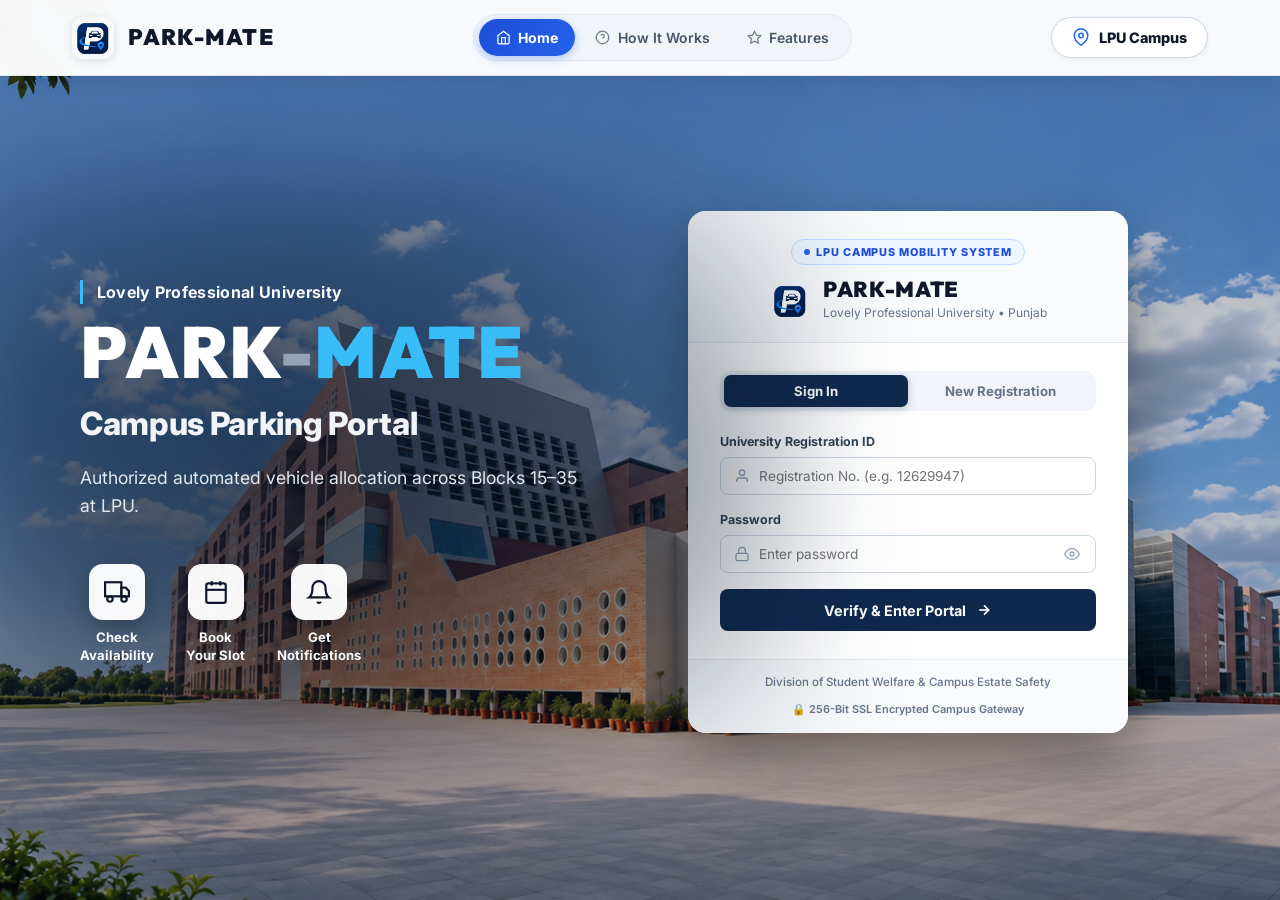
<file: PARK-MATE/index.html>
<!DOCTYPE html>
<html lang="en">
<head>
  <meta charset="UTF-8">
  <meta name="viewport" content="width=device-width, initial-scale=1.0">
  <title>PARK-MATE | Lovely Professional University</title>

  <!-- Forces the browser to download the background image first with highest priority -->
  <link rel="preload" as="image" href="images/uni_bg.png" fetchpriority="high">
  <link rel="icon" type="image/png" href="images/park-mate_logo.png">
  <meta name="description" content="Smart Campus Parking Management System for Lovely Professional University (LPU), Punjab, India.">
  <link rel="preconnect" href="https://fonts.googleapis.com">
  <link rel="preconnect" href="https://fonts.gstatic.com" crossorigin>
  <link href="https://fonts.googleapis.com/css2?family=Inter:wght@300;400;500;600;700;800&display=swap" rel="stylesheet">
  <link rel="stylesheet" href="css/style.css">
  <link rel="stylesheet" href="css/components.css">
  <link rel="stylesheet" href="css/responsive.css">
  <script src="https://challenges.cloudflare.com/turnstile/v0/api.js" async defer></script>

  <style>
    /* Switchable Landing Panels on Left Hero */
    .landing-panel {
      display: none;
      animation: landingPanelFade 0.3s ease forwards;
    }

    .landing-panel.active {
      display: block;
    }

    @keyframes landingPanelFade {
      from {
        opacity: 0;
        transform: translateY(10px);
      }
      to {
        opacity: 1;
        transform: translateY(0);
      }
    }

    .landing-section-title {
      font-size: 2.35rem;
      font-weight: 800;
      color: #ffffff;
      line-height: 1.15;
      margin: 0.75rem 0 0.5rem;
      letter-spacing: -0.02em;
    }

    .landing-section-title span {
      color: #38bdf8;
    }

    .landing-section-sub {
      font-size: 1rem;
      color: rgba(255, 255, 255, 0.88);
      line-height: 1.55;
      margin-bottom: 1.5rem;
      max-width: 540px;
    }

    /* How It Works Cards */
    .hiw-steps-grid {
      display: grid;
      grid-template-columns: repeat(2, minmax(0, 1fr));
      gap: 0.9rem;
      max-width: 580px;
    }

    .hiw-step-card {
      display: flex;
      gap: 0.85rem;
      align-items: flex-start;
      padding: 1rem;
      border-radius: 14px;
      background: rgba(15, 23, 42, 0.68);
      backdrop-filter: blur(12px);
      -webkit-backdrop-filter: blur(12px);
      border: 1px solid rgba(255, 255, 255, 0.16);
      transition: transform 0.2s ease, border-color 0.2s ease;
    }

    .hiw-step-card:hover {
      transform: translateY(-2px);
      border-color: rgba(56, 189, 248, 0.55);
    }

    .hiw-step-num {
      flex-shrink: 0;
      width: 36px;
      height: 36px;
      border-radius: 10px;
      background: linear-gradient(135deg, #0ea5e9, #2563eb);
      color: #ffffff;
      font-weight: 800;
      font-size: 0.85rem;
      display: flex;
      align-items: center;
      justify-content: center;
    }

    .hiw-step-body h3 {
      margin: 0 0 0.25rem;
      font-size: 0.95rem;
      font-weight: 700;
      color: #ffffff;
    }

    .hiw-step-body p {
      margin: 0;
      font-size: 0.8rem;
      line-height: 1.45;
      color: rgba(226, 232, 240, 0.88);
    }

    /* Features Glass Cards */
    .feat-cards-grid {
      display: grid;
      grid-template-columns: repeat(2, minmax(0, 1fr));
      gap: 0.9rem;
      max-width: 580px;
    }

    .feat-glass-card {
      padding: 1rem 1.05rem;
      border-radius: 14px;
      background: rgba(15, 23, 42, 0.68);
      backdrop-filter: blur(12px);
      -webkit-backdrop-filter: blur(12px);
      border: 1px solid rgba(255, 255, 255, 0.16);
      transition: transform 0.2s ease, border-color 0.2s ease;
    }

    .feat-glass-card:hover {
      transform: translateY(-2px);
      border-color: rgba(56, 189, 248, 0.55);
    }

    .feat-glass-icon {
      width: 38px;
      height: 38px;
      border-radius: 10px;
      background: rgba(56, 189, 248, 0.16);
      border: 1px solid rgba(56, 189, 248, 0.35);
      color: #38bdf8;
      display: flex;
      align-items: center;
      justify-content: center;
      margin-bottom: 0.65rem;
    }

    .feat-glass-icon svg {
      width: 20px;
      height: 20px;
    }

    .feat-glass-card h3 {
      margin: 0 0 0.25rem;
      font-size: 0.95rem;
      font-weight: 700;
      color: #ffffff;
    }

    .feat-glass-card p {
      margin: 0;
      font-size: 0.8rem;
      line-height: 1.45;
      color: rgba(226, 232, 240, 0.88);
    }

    @media (max-width: 640px) {
      .hiw-steps-grid,
      .feat-cards-grid {
        grid-template-columns: 1fr;
      }

      .landing-section-title {
        font-size: 1.85rem;
      }
    }
  </style>
</head>
<body class="theme-lpu">
  
  <!-- Preloader: Holds the screen until the image is 100% loaded -->
  <div id="app-preloader">
    <div class="preloader-content">
      <img src="images/park-mate_logo.png" alt="Loading..." class="preloader-logo">
      <div class="preloader-spinner"></div>
      <span class="preloader-text">Loading Campus Mobility...</span>
    </div>
  </div>

  <!-- ==================== VIEW 1: AUTHENTICATION SCREEN ==================== -->
  <div id="login-view" class="login-wrapper">
    <!-- Top Landing Navigation Bar -->
    <header class="auth-landing-navbar">
      <div class="auth-nav-brand">
        <img src="images/park-mate_logo.png" alt="Logo" class="auth-nav-logo">
        <span class="auth-nav-title">PARK-MATE</span>
      </div>
      <nav class="auth-nav-links" aria-label="Primary Navigation">
        <span class="auth-nav-slider" aria-hidden="true"></span>
        <a href="#home" class="auth-nav-link active" data-landing-tab="home">
          <svg viewBox="0 0 24 24" fill="none" stroke="currentColor" stroke-width="2">
            <path d="M3 9l9-7 9 7v11a2 2 0 0 1-2 2H5a2 2 0 0 1-2-2z"/>
            <polyline points="9 22 9 12 15 12 15 22"/>
          </svg>
          <span>Home</span>
        </a>
        <a href="#how-it-works" class="auth-nav-link" data-landing-tab="how-it-works">
          <svg viewBox="0 0 24 24" fill="none" stroke="currentColor" stroke-width="2">
            <circle cx="12" cy="12" r="10"/>
            <path d="M9.09 9a3 3 0 0 1 5.83 1c0 2-3 3-3 3"/>
            <line x1="12" y1="17" x2="12.01" y2="17"/>
          </svg>
          <span>How It Works</span>
        </a>
        <a href="#features" class="auth-nav-link" data-landing-tab="features">
          <svg viewBox="0 0 24 24" fill="none" stroke="currentColor" stroke-width="2">
            <polygon points="12 2 15.09 8.26 22 9.27 17 14.14 18.18 21.02 12 17.77 5.82 21.02 7 14.14 2 9.27 8.91 8.26 12 2"/>
          </svg>
          <span>Features</span>
        </a>
      </nav>

      <!-- Clickable link to LPU Campus 360 View in new tab -->
      <a href="https://iviewd.com/lpu2/" target="_blank" rel="noopener noreferrer" class="auth-nav-badge">
        <svg viewBox="0 0 24 24" fill="none" stroke="currentColor" stroke-width="2"><path d="M21 10c0 7-9 13-9 13s-9-6-9-13a9 9 0 0 1 18 0z"/><circle cx="12" cy="10" r="3"/></svg>
        <span>LPU Campus</span>
      </a>
    </header>

    <!-- Split Hero Workspace -->
    <div class="auth-hero-container">
      
      <!-- Left Hero Banner (Switchable Panels) -->
      <div class="auth-hero-left">

        <!-- PANEL 1: HOME -->
        <div id="landing-panel-home" class="landing-panel active">
          <div class="auth-hero-pill-tag">Lovely Professional University</div>
          
          <h1 class="auth-hero-brand-title">
            PARK<span class="brand-dash">-</span><span class="brand-accent">MATE</span>
          </h1>
          
          <h2 class="auth-hero-portal-sub">Campus Parking Portal</h2>
          
          <p class="auth-hero-desc">
            Authorized automated vehicle allocation across Blocks 15–35 at LPU.
          </p>

          <!-- Feature Badges Row -->
          <div class="auth-features-row">
            <div class="auth-feat-item">
              <div class="auth-feat-icon">
                <svg viewBox="0 0 24 24" fill="none" stroke="currentColor" stroke-width="2"><rect x="1" y="3" width="15" height="13"/><polygon points="16 8 20 8 23 11 23 16 16 16 16 8"/><circle cx="5.5" cy="18.5" r="2.5"/><circle cx="18.5" cy="18.5" r="2.5"/></svg>
              </div>
              <span>Check<br>Availability</span>
            </div>

            <div class="auth-feat-item">
              <div class="auth-feat-icon">
                <svg viewBox="0 0 24 24" fill="none" stroke="currentColor" stroke-width="2"><rect x="3" y="4" width="18" height="18" rx="2" ry="2"/><line x1="16" y1="2" x2="16" y2="6"/><line x1="8" y1="2" x2="8" y2="6"/><line x1="3" y1="10" x2="21" y2="10"/></svg>
              </div>
              <span>Book<br>Your Slot</span>
            </div>

            <div class="auth-feat-item">
              <div class="auth-feat-icon">
                <svg viewBox="0 0 24 24" fill="none" stroke="currentColor" stroke-width="2"><path d="M18 8A6 6 0 0 0 6 8c0 7-3 9-3 9h18s-3-2-3-9"/><path d="M13.73 21a2 2 0 0 1-3.46 0"/></svg>
              </div>
              <span>Get<br>Notifications</span>
            </div>
          </div>
        </div>

        <!-- PANEL 2: HOW IT WORKS -->
        <div id="landing-panel-how-it-works" class="landing-panel">
          <div class="auth-hero-pill-tag">Simple 4-Step Process</div>
          <h2 class="landing-section-title">How <span>PARK-MATE</span> Works</h2>
          <p class="landing-section-sub">
            Reserve your LPU campus parking spot in seconds before you even reach the university gate.
          </p>

          <div class="hiw-steps-grid">
            <div class="hiw-step-card">
              <div class="hiw-step-num">01</div>
              <div class="hiw-step-body">
                <h3>Sign In with LPU ID</h3>
                <p>Log in using your University Registration ID or register a new campus account with your vehicle details.</p>
              </div>
            </div>

            <div class="hiw-step-card">
              <div class="hiw-step-num">02</div>
              <div class="hiw-step-body">
                <h3>Pick Block 15–35</h3>
                <p>Check live slot availability across all academic blocks and filter by Two-Wheeler or Four-Wheeler bays.</p>
              </div>
            </div>

            <div class="hiw-step-card">
              <div class="hiw-step-num">03</div>
              <div class="hiw-step-body">
                <h3>Select Slot &amp; Confirm</h3>
                <p>Choose a green slot on the interactive lot map, set your arrival time &amp; duration, and book for free (₹0.00).</p>
              </div>
            </div>

            <div class="hiw-step-card">
              <div class="hiw-step-num">04</div>
              <div class="hiw-step-body">
                <h3>Scan QR &amp; Park</h3>
                <p>Use your instant Gate QR Pass at the automated barrier and navigate straight to your reserved bay.</p>
              </div>
            </div>
          </div>
        </div>

        <!-- PANEL 3: FEATURES -->
        <div id="landing-panel-features" class="landing-panel">
          <div class="auth-hero-pill-tag">Smart Campus Mobility</div>
          <h2 class="landing-section-title">Portal <span>Features</span></h2>
          <p class="landing-section-sub">
            Built for LPU students, faculty, and staff across the 600-acre Phagwara campus.
          </p>

          <div class="feat-cards-grid">
            <div class="feat-glass-card">
              <div class="feat-glass-icon">
                <svg viewBox="0 0 24 24" fill="none" stroke="currentColor" stroke-width="2"><rect x="3" y="3" width="18" height="18" rx="2"/><path d="M3 9h18"/><path d="M9 21V9"/></svg>
              </div>
              <h3>Interactive Lot Map</h3>
              <p>Zoomable floorplans for Blocks 15–35 with live Available, Occupied, and Reserved slot indicators.</p>
            </div>

            <div class="feat-glass-card">
              <div class="feat-glass-icon">
                <svg viewBox="0 0 24 24" fill="none" stroke="currentColor" stroke-width="2"><circle cx="12" cy="12" r="10"/><polygon points="16.24 7.76 14.12 14.12 7.76 16.24 9.88 9.88 16.24 7.76"/></svg>
              </div>
              <h3>Campus Navigation</h3>
              <p>Turn-by-turn walking, driving, and e-rickshaw routes across 46+ LPU blocks, hostels, and cafes.</p>
            </div>

            <div class="feat-glass-card">
              <div class="feat-glass-icon">
                <svg viewBox="0 0 24 24" fill="none" stroke="currentColor" stroke-width="2"><path d="M19 17h2c.6 0 1-.4 1-1v-3c0-.9-.7-1.7-1.5-1.9C18.7 10.6 16 10 16 10s-1.3-1.4-2.2-2.3c-.5-.4-1.1-.7-1.8-.7H5c-.6 0-1.1.4-1.4.9l-1.5 2.8C2.1 10.7 2 11.3 2 12v4c0 .6.4 1 1 1h2"/><circle cx="7" cy="17" r="2"/><circle cx="17" cy="17" r="2"/></svg>
              </div>
              <h3>Find Parked Vehicle</h3>
              <p>Save your exact block, slot ID, and landmark notes so you never lose your car or bike on campus.</p>
            </div>

            <div class="feat-glass-card">
              <div class="feat-glass-icon">
                <svg viewBox="0 0 24 24" fill="none" stroke="currentColor" stroke-width="2"><rect x="3" y="3" width="7" height="7"/><rect x="14" y="3" width="7" height="7"/><rect x="14" y="14" width="7" height="7"/><rect x="3" y="14" width="7" height="7"/></svg>
              </div>
              <h3>QR Gate Passes</h3>
              <p>Instant digital parking passes with one-click print support and automated barrier verification.</p>
            </div>
          </div>
        </div>

      </div>

      <!-- Right Login / Signup Card -->
      <div class="login-card">
        <div class="login-header">
          <div class="brand-badge-modern">
            <span class="pulse-dot-cyan"></span>
            LPU CAMPUS MOBILITY SYSTEM
          </div>
          
          <div class="logo-group">
            <img src="images/park-mate_logo.png" alt="PARK-MATE Logo" class="auth-logo-img">
            <div>
              <h2 class="login-title">PARK-MATE</h2>
              <p class="login-uni">Lovely Professional University • Punjab</p>
            </div>
          </div>
        </div>

        <div class="login-body">
          <!-- Auth Tabs: Sign In vs Sign Up -->
          <div class="auth-tabs-group">
            <button type="button" class="auth-tab-btn active" id="tab-btn-signin">
              <span>Sign In</span>
            </button>
            <button type="button" class="auth-tab-btn" id="tab-btn-signup">
              <span>New Registration</span>
            </button>
          </div>

          <div id="login-error" class="alert-box alert-danger hidden" role="alert"></div>

          <!-- 1. SIGN IN FORM -->
          <form id="login-form" novalidate>
            <div class="form-group">
              <label for="login-userid" class="form-label">University Registration ID</label>
              <div class="input-icon-wrap">
                <svg class="input-icon" viewBox="0 0 24 24" fill="none" stroke="currentColor" stroke-width="2"><path d="M20 21v-2a4 4 0 0 0-4-4H8a4 4 0 0 0-4 4v2"/><circle cx="12" cy="7" r="4"/></svg>
                <input type="text" id="login-userid" class="form-control" placeholder="Registration No. (e.g. 12629947)" autocomplete="username" required>
              </div>
            </div>

            <div class="form-group">
              <label for="login-password" class="form-label">Password</label>
              <div class="input-icon-wrap">
                <svg class="input-icon" viewBox="0 0 24 24" fill="none" stroke="currentColor" stroke-width="2"><rect x="3" y="11" width="18" height="11" rx="2" ry="2"/><path d="M7 11V7a5 5 0 0 1 10 0v4"/></svg>
                <input type="password" id="login-password" class="form-control" placeholder="Enter password" autocomplete="current-password" required>
                <button type="button" id="toggle-pwd-btn" class="pwd-toggle-btn" title="Toggle password visibility">
                  <svg viewBox="0 0 24 24" fill="none" stroke="currentColor" stroke-width="2"><path d="M1 12s4-8 11-8 11 8 11 8-4 8-11 8-11-8-11-8z"/><circle cx="12" cy="12" r="3"/></svg>
                </button>
              </div>
            </div>

            <!-- Cloudflare Turnstile Captcha -->
            <div class="captcha-wrapper">
              <div class="cf-turnstile" data-sitekey="0x4AAAAAAGDW39urcGRwHVZH" data-theme="light"></div>
            </div>

            <button type="submit" class="btn btn-primary btn-block btn-lg btn-auth-submit" id="btn-submit-login">
              <span>Verify &amp; Enter Portal</span>
              <svg viewBox="0 0 24 24" fill="none" stroke="currentColor" stroke-width="2.5" class="btn-arrow"><line x1="5" y1="12" x2="19" y2="12"/><polyline points="12 5 19 12 12 19"/></svg>
            </button>
          </form>

          <!-- 2. SIGN UP FORM -->
          <form id="signup-form" class="hidden" novalidate>
            <div class="form-group">
              <label for="signup-userid" class="form-label">Registration ID / Roll No.</label>
              <div class="input-icon-wrap">
                <svg class="input-icon" viewBox="0 0 24 24" fill="none" stroke="currentColor" stroke-width="2"><path d="M20 21v-2a4 4 0 0 0-4-4H8a4 4 0 0 0-4 4v2"/><circle cx="12" cy="7" r="4"/></svg>
                <input type="text" id="signup-userid" class="form-control" placeholder="e.g. 12629999" required>
              </div>
            </div>

            <div class="form-group">
              <label for="signup-fullname" class="form-label">Full Name</label>
              <div class="input-icon-wrap">
                <svg class="input-icon" viewBox="0 0 24 24" fill="none" stroke="currentColor" stroke-width="2"><path d="M16 21v-2a4 4 0 0 0-4-4H5a4 4 0 0 0-4 4v2"/><circle cx="8.5" cy="7" r="4"/><line x1="20" y1="8" x2="20" y2="14"/><line x1="23" y1="11" x2="17" y2="11"/></svg>
                <input type="text" id="signup-fullname" class="form-control" placeholder="e.g. Gurpreet Singh" required>
              </div>
            </div>

            <div class="form-group">
              <label for="signup-email" class="form-label">Campus Email</label>
              <div class="input-icon-wrap">
                <svg class="input-icon" viewBox="0 0 24 24" fill="none" stroke="currentColor" stroke-width="2"><path d="M4 4h16c1.1 0 2 .9 2 2v12c0 1.1-.9 2-2 2H4c-1.1 0-2-.9-2-2V6c0-1.1.9-2 2-2z"/><polyline points="22,6 12,13 2,6"/></svg>
                <input type="email" id="signup-email" class="form-control" placeholder="name.reg@lpu.in" required>
              </div>
            </div>

            <div class="form-group">
              <label for="signup-password" class="form-label">Create Password</label>
              <div class="input-icon-wrap">
                <svg class="input-icon" viewBox="0 0 24 24" fill="none" stroke="currentColor" stroke-width="2"><rect x="3" y="11" width="18" height="11" rx="2" ry="2"/><path d="M7 11V7a5 5 0 0 1 10 0v4"/></svg>
                <input type="password" id="signup-password" class="form-control" placeholder="Minimum 6 characters" required>
              </div>
            </div>

            <!-- Optional Vehicle Addition -->
            <div class="vehicle-toggle-container">
              <button type="button" id="btn-toggle-vehicle" class="btn-vehicle-toggle">
                <span id="veh-toggle-icon" class="toggle-plus-icon">+</span>
                <span id="veh-toggle-text">Add Vehicle Details (Optional)</span>
              </button>
            </div>

            <div id="optional-vehicle-fields" class="optional-vehicle-box hidden">
              <div class="form-row">
                <div class="form-group flex-1">
                  <label for="signup-veh-reg" class="form-label">Vehicle Plate</label>
                  <input type="text" id="signup-veh-reg" class="form-control" placeholder="PB 08 XX 0000">
                </div>
                <div class="form-group flex-1">
                  <label for="signup-veh-type" class="form-label">Category</label>
                  <select id="signup-veh-type" class="form-select">
                    <option value="4w">Four-Wheeler</option>
                    <option value="2w">Two-Wheeler</option>
                  </select>
                </div>
              </div>
            </div>

            <div class="captcha-wrapper">
              <div class="cf-turnstile" data-sitekey="0x4AAAAAAGDW39urcGRwHVZH" data-theme="light"></div>
            </div>

            <button type="submit" class="btn btn-primary btn-block btn-lg btn-auth-submit" id="btn-submit-signup">
              <span>Register Campus Account</span>
            </button>
          </form>
        </div>

        <div class="login-footer">
          <p>Division of Student Welfare &amp; Campus Estate Safety</p>
          <span class="auth-security-pill">🔒 256-Bit SSL Encrypted Campus Gateway</span>
        </div>
      </div>

    </div>
  </div>

  <!-- ==================== VIEW 2: MAIN APPLICATION DASHBOARD ==================== -->
  <div id="app-view" class="app-layout hidden">
    <aside id="app-sidebar" class="sidebar">
      <div class="sidebar-header">
        <div class="brand-block">
          <img src="images/park-mate_logo.png" alt="PARK-MATE Logo" class="brand-logo-img">
          <div class="brand-text-group">
            <h2 class="sidebar-title">PARK-MATE</h2>
            <span class="sidebar-sub">LPU Campus Parking</span>
          </div>
        </div>
        <button id="sidebar-close-btn" class="mobile-close-btn" aria-label="Close sidebar">✕</button>
      </div>

      <nav class="sidebar-nav">
        <ul class="nav-list">
          <li class="nav-item">
            <button class="nav-link active" data-view="dashboard">
              <svg viewBox="0 0 24 24" fill="none" stroke="currentColor" stroke-width="2"><rect x="3" y="3" width="7" height="7"/><rect x="14" y="3" width="7" height="7"/><rect x="14" y="14" width="7" height="7"/><rect x="3" y="14" width="7" height="7"/></svg>
              <span>Dashboard</span>
            </button>
          </li>
          <li class="nav-item">
            <button class="nav-link" data-view="blocks">
              <svg viewBox="0 0 24 24" fill="none" stroke="currentColor" stroke-width="2"><circle cx="11" cy="11" r="8"/><line x1="21" y1="21" x2="16.65" y2="16.65"/></svg>
              <span>Find Parking</span>
            </button>
          </li>
          <li class="nav-item">
            <button class="nav-link" data-view="map">
              <svg viewBox="0 0 24 24" fill="none" stroke="currentColor" stroke-width="2"><rect x="3" y="3" width="18" height="18" rx="2"/><path d="M3 9h18"/><path d="M9 21V9"/></svg>
              <span>Interactive Lot Map</span>
            </button>
          </li>
          <li class="nav-item">
            <button class="nav-link" data-view="bookings">
              <svg viewBox="0 0 24 24" fill="none" stroke="currentColor" stroke-width="2"><path d="M14 2H6a2 2 0 0 0-2 2v16a2 2 0 0 0 2 2h12a2 2 0 0 0 2-2V8z"/><polyline points="14 2 14 8 20 8"/><line x1="16" y1="13" x2="8" y2="13"/><line x1="16" y1="17" x2="8" y2="17"/></svg>
              <span>My Bookings</span>
              <span id="nav-booking-badge" class="nav-count-badge">2</span>
            </button>
          </li>
          <li class="nav-item">
            <button class="nav-link" data-view="find-vehicle">
              <svg viewBox="0 0 24 24" fill="none" stroke="currentColor" stroke-width="2"><path d="M19 17h2c.6 0 1-.4 1-1v-3c0-.9-.7-1.7-1.5-1.9C18.7 10.6 16 10 16 10s-1.3-1.4-2.2-2.3c-.5-.4-1.1-.7-1.8-.7H5c-.6 0-1.1.4-1.4.9l-1.5 2.8C2.1 10.7 2 11.3 2 12v4c0 .6.4 1 1 1h2"/><circle cx="7" cy="17" r="2"/><path d="M9 17h6"/><circle cx="17" cy="17" r="2"/></svg>
              <span>Find My Parked Vehicle</span>
            </button>
          </li>
          <li class="nav-item">
            <button class="nav-link" data-view="vehicles" style="border-color: rgba(255, 255, 255, 0.12);">
              <svg viewBox="0 0 24 24" fill="none" stroke="currentColor" stroke-width="2"><rect x="1" y="3" width="15" height="13"/><polygon points="16 8 20 8 23 11 23 16 16 16 16 8"/><circle cx="5.5" cy="18.5" r="2.5"/><circle cx="18.5" cy="18.5" r="2.5"/></svg>
              <span>My Vehicles</span>
            </button>
          </li>
          <li class="nav-item">
            <button class="nav-link" data-view="navigation" style="border-color: rgba(255, 255, 255, 0.14);">
              <svg viewBox="0 0 24 24" fill="none" stroke="currentColor" stroke-width="2"><circle cx="12" cy="12" r="10"/><polygon points="16.24 7.76 14.12 14.12 7.76 16.24 9.88 9.88 16.24 7.76"/></svg>
              <span>Campus Navigation</span>
            </button>
          </li>
          <li class="nav-item">
            <button class="nav-link" data-view="notifications" style="border-color: rgba(255, 255, 255, 0.16);">
              <svg viewBox="0 0 24 24" fill="none" stroke="currentColor" stroke-width="2"><path d="M18 8A6 6 0 0 0 6 8c0 7-3 9-3 9h18s-3-2-3-9"/><path d="M13.73 21a2 2 0 0 1-3.46 0"/></svg>
              <span>Notifications</span>
              <span id="nav-notif-badge" class="nav-count-badge red">3</span>
            </button>
          </li>
          <li class="nav-item">
            <button class="nav-link" data-view="profile" style="border-color: rgba(255, 255, 255, 0.18);">
              <svg viewBox="0 0 24 24" fill="none" stroke="currentColor" stroke-width="2"><path d="M20 21v-2a4 4 0 0 0-4-4H8a4 4 0 0 0-4 4v2"/><circle cx="12" cy="7" r="4"/></svg>
              <span>My Profile</span>
            </button>
          </li>
          <li class="nav-item">
            <button class="nav-link admin-pill" data-view="admin" style="border-color: rgba(255, 255, 255, 0.2);">
              <svg viewBox="0 0 24 24" fill="none" stroke="currentColor" stroke-width="2"><path d="M12 22s8-4 8-10V5l-8-3-8 3v7c0 6 8 10 8 10z"/></svg>
              <span>Campus Admin Portal</span>
            </button>
          </li>
        </ul>
      </nav>

      <div class="sidebar-footer">
        <button id="btn-logout" class="btn-logout" title="Log out">
          <svg viewBox="0 0 24 24" fill="none" stroke="currentColor" stroke-width="2"><path d="M9 21H5a2 2 0 0 1-2-2V5a2 2 0 0 1 2-2h4"/><polyline points="16 17 21 12 16 7"/><line x1="21" y1="12" x2="9" y2="12"/></svg>
          <span>Sign Out</span>
        </button>
      </div>
    </aside>

    <!-- Main Workspace -->
    <main class="main-content">
      <header class="topbar">
        <div class="topbar-left">
          <button id="mobile-toggle-btn" class="hamburger-btn" aria-label="Toggle navigation menu">
            <svg viewBox="0 0 24 24" fill="none" stroke="currentColor" stroke-width="2"><line x1="3" y1="12" x2="21" y2="12"/><line x1="3" y1="6" x2="21" y2="6"/><line x1="3" y1="18" x2="21" y2="18"/></svg>
          </button>
          
          <!-- Modern Institutional Branding -->
          <div class="uni-header-tag">
            <div class="uni-title-row">
              <span class="uni-name" style="font-size: 20px; font-weight: 600;">Lovely Professional University</span>
              <span class="uni-status-pill"><span class="live-pulse-dot"></span> CAMPUS ACTIVE</span>
            </div>
            <div class="campus-sub-row">
              <span class="campus-loc">Phagwara, Punjab</span>
              <span class="sub-sep">•</span>
              <span class="campus-sub-tech">Automated Smart Parking &amp; Mobility Network</span>
            </div>
          </div>
        </div>

        <div class="topbar-right">
          <!-- Notification Dropdown -->
          <div class="dropdown-wrap">
            <button id="btn-notif-dropdown" class="icon-round-btn" aria-label="Open notifications dropdown">
              <svg viewBox="0 0 24 24" fill="none" stroke="currentColor" stroke-width="2"><path d="M18 8A6 6 0 0 0 6 8c0 7-3 9-3 9h18s-3-2-3-9"/><path d="M13.73 21a2 2 0 0 1-3.46 0"/></svg>
              <span id="top-notif-badge" class="badge-dot"></span>
            </button>
            <div id="notif-dropdown-menu" class="dropdown-card hidden">
              <div class="dropdown-header">
                <strong>Recent Activity &amp; Alerts</strong>
                <button id="btn-mark-all-read" class="link-btn">Mark all read</button>
              </div>
              <ul id="dropdown-notif-list" class="dropdown-list"></ul>
              <div class="dropdown-footer">
                <button class="nav-switch-btn" data-view="notifications">View All Notifications</button>
              </div>
            </div>
          </div>

          <!-- Clickable User Profile Pill -->
          <div class="user-pill clickable-pill" id="user-pill-btn" title="View Profile">
            <div class="avatar-circle" id="user-avatar-initials">U</div>
            <div class="user-meta">
              <span class="user-id-text" id="top-user-display">User</span>
              <span class="user-role-text">LPU Student / Staff</span>
            </div>
            <svg class="pill-arrow" viewBox="0 0 24 24" fill="none" stroke="currentColor" stroke-width="2.5"><polyline points="9 18 15 12 9 6"/></svg>
          </div>
        </div>
      </header>

      <!-- Content Views Container -->
      <div id="views-container" class="views-wrapper">

        <!-- VIEW: DASHBOARD -->
        <section id="view-dashboard" class="content-view active">
          <div class="welcome-banner">
            <div class="banner-text">
              <h1 class="welcome-heading">Hello, <span id="dash-user-name">Student</span> 👋</h1>
              <p class="welcome-sub">Find your parking. Save your time across LPU Academic Blocks 15 to 35.</p>
            </div>
            <div class="banner-actions">
              <button class="btn btn-primary btn-cta" data-action="goto-blocks">
                <svg viewBox="0 0 24 24" fill="none" stroke="currentColor" stroke-width="2"><circle cx="12" cy="12" r="10"/><line x1="12" y1="8" x2="12" y2="16"/><line x1="8" y1="12" x2="16" y2="12"/></svg>
                <span>Find Available Parking</span>
              </button>
              <button class="btn btn-secondary" data-action="goto-vehicle">
                <svg viewBox="0 0 24 24" fill="none" stroke="currentColor" stroke-width="2"><circle cx="12" cy="12" r="10"/><path d="M12 8v4l3 3"/></svg>
                <span>Find My Vehicle</span>
              </button>
            </div>
          </div>

          <div class="stats-grid">
            <div class="stat-card">
              <div class="stat-icon-wrap blue"><svg viewBox="0 0 24 24" fill="none" stroke="currentColor" stroke-width="2"><rect x="3" y="3" width="18" height="18" rx="2"/><line x1="3" y1="9" x2="21" y2="9"/></svg></div>
              <div class="stat-info">
                <span class="stat-label">Total Parking Capacity</span>
                <span class="stat-value" id="kpi-total-slots">0</span>
                <span class="stat-sub">Across Blocks 15–35</span>
              </div>
            </div>

            <div class="stat-card">
              <div class="stat-icon-wrap green"><svg viewBox="0 0 24 24" fill="none" stroke="currentColor" stroke-width="2"><circle cx="12" cy="12" r="10"/><polyline points="9 12 11 14 15 10"/></svg></div>
              <div class="stat-info">
                <span class="stat-label">Available Spaces</span>
                <span class="stat-value text-green" id="kpi-avail-slots">0</span>
                <span class="stat-sub" id="kpi-avail-pct">0% free right now</span>
              </div>
            </div>

            <div class="stat-card">
              <div class="stat-icon-wrap red"><svg viewBox="0 0 24 24" fill="none" stroke="currentColor" stroke-width="2"><circle cx="12" cy="12" r="10"/><line x1="15" y1="9" x2="9" y2="15"/><line x1="9" y1="9" x2="15" y2="15"/></svg></div>
              <div class="stat-info">
                <span class="stat-label">Occupied Spaces</span>
                <span class="stat-value text-red" id="kpi-occ-slots">0</span>
                <span class="stat-sub">Active campus parking</span>
              </div>
            </div>

            <div class="stat-card">
              <div class="stat-icon-wrap purple"><svg viewBox="0 0 24 24" fill="none" stroke="currentColor" stroke-width="2"><path d="M14 2H6a2 2 0 0 0-2 2v16a2 2 0 0 0 2 2h12a2 2 0 0 0 2-2V8z"/><polyline points="14 2 14 8 20 8"/></svg></div>
              <div class="stat-info">
                <span class="stat-label">Your Active Reservations</span>
                <span class="stat-value text-purple" id="kpi-user-bookings">0</span>
                <span class="stat-sub">Click to inspect pass</span>
              </div>
            </div>
          </div>

          <div class="dashboard-cols">
            <div class="card col-span-2">
              <div class="card-header">
                <div>
                  <h3 class="card-title">Quick Parking Availability Overview</h3>
                  <p class="card-sub">Real-time status across University Blocks 15 through 35</p>
                </div>
                <button class="btn btn-sm btn-outline" data-action="goto-blocks">View Detailed Grid →</button>
              </div>
              <div class="card-body">
                <div class="block-mini-grid" id="dash-blocks-overview"></div>
              </div>
            </div>

            <div class="card">
              <div class="card-header">
                <div>
                  <h3 class="card-title">Recent Activity</h3>
                  <p class="card-sub">Live Gate &amp; Sensor Activity</p>
                </div>
              </div>
              <div class="card-body">
                <ul class="activity-timeline" id="dash-activity-list"></ul>
              </div>
            </div>
          </div>
        </section>

        <!-- VIEW: BLOCK SELECTION (15–35) -->
        <section id="view-blocks" class="content-view">
          <div class="section-title-wrap">
            <div>
              <h2 class="page-title">University Blocks Parking</h2>
              <p class="page-sub">Select any block from Block 15 to Block 35 to inspect parking bays and reserve your space.</p>
            </div>
            <div class="filter-controls">

              <!-- Block selector dropdown -->
              <select id="find-parking-block-select" class="form-select" style="min-width: 240px;">
                <option value="all">All Blocks (15–35)</option>
              </select>

              <select id="block-sort-select" class="form-select">
                <option value="number-asc">Sort: Block (15 → 35)</option>
                <option value="avail-desc">Highest Availability</option>
                <option value="avail-asc">Lowest Availability</option>
              </select>
            </div>
          </div>

          <div class="legend-bar">
            <span class="legend-item"><span class="legend-dot green"></span> 70%+ Available (Ample Space)</span>
            <span class="legend-item"><span class="legend-dot yellow"></span> 30%–69% Available (Moderate)</span>
            <span class="legend-item"><span class="legend-dot red"></span> &lt;30% Available (Filling Fast)</span>
          </div>

          <div class="blocks-grid" id="full-blocks-grid"></div>
        </section>

        <!-- VIEW: INTERACTIVE PARKING MAP -->
        <!-- VIEW: INTERACTIVE PARKING MAP -->
        <section id="view-map" class="content-view">
          <div class="modern-map-header">
            <div>
              <h2 class="modern-map-title" id="map-lot-title">Block 15 – School of Computer Science &amp; Engineering</h2>
            </div>
          </div>

          <div class="modern-filter-bar">
            <select id="map-block-selector" class="modern-block-select" aria-label="Select campus block"></select>
            <div class="modern-filter-group">
              <button type="button" class="filter-btn modern-filter-pill active" data-filter="all">All Slots</button>
              <button type="button" class="filter-btn modern-filter-pill" data-filter="available">
                <span class="dot-status dot-avail"></span> Available
              </button>
              <button type="button" class="filter-btn modern-filter-pill" data-filter="occupied">
                <span class="dot-status dot-occ"></span> Occupied
              </button>
              <button type="button" class="filter-btn modern-filter-pill" data-filter="reserved">
                <span class="dot-status dot-res"></span> Reserved
              </button>
            </div>
          </div>

          <div class="modern-map-card" id="garage-viewport">
            <div class="garage-canvas" id="garage-canvas"></div>
          </div>

          <!-- Keep existing <div id="slot-detail-drawer" class="slot-drawer hidden">...</div> below this unchanged -->





          <div id="slot-detail-drawer" class="slot-drawer hidden">
            <div class="drawer-header">
              <div>
                <span class="badge-slot" id="drawer-slot-badge">B15-P001</span>
                <h3 class="drawer-title" id="drawer-slot-title">Selected Parking Space</h3>
              </div>
              <button id="btn-close-drawer" class="btn-close" aria-label="Close details">✕</button>
            </div>

            <div class="drawer-body">
              <div class="drawer-meta-grid">
                <div class="meta-item">
                  <span class="meta-label">Campus Block</span>
                  <span class="meta-val" id="drawer-meta-block">Block 15</span>
                </div>
                <div class="meta-item">
                  <span class="meta-label">Zone / Level</span>
                  <span class="meta-val" id="drawer-meta-zone">Ground Floor (Zone A)</span>
                </div>
                <div class="meta-item">
                  <span class="meta-label">Vehicle Compatibility</span>
                  <span class="meta-val" id="drawer-meta-compat">Four-Wheeler / EV</span>
                </div>
                <div class="meta-item">
                  <span class="meta-label">Current Status</span>
                  <span class="meta-val" id="drawer-meta-status"><span class="status-pill status-avail">Available</span></span>
                </div>
              </div>

              <div id="drawer-booking-form-wrap" class="booking-quick-form">
                <h4 class="form-section-title">Schedule Parking Reservation</h4>
                <div class="form-row">
                  <div class="form-group flex-1">
                    <label for="book-date" class="form-label">Date</label>
                    <input type="date" id="book-date" class="form-control" required>
                  </div>
                  <div class="form-group flex-1">
                    <label for="book-time" class="form-label">Arrival Time</label>
                    <input type="time" id="book-time" class="form-control" required>
                  </div>
                </div>

                <div class="form-row">
                  <div class="form-group flex-1">
                    <label for="book-duration" class="form-label">Parking Duration</label>
                    <select id="book-duration" class="form-select">
                      <option value="1">1 Hour</option>
                      <option value="2" selected>2 Hours (Standard Class)</option>
                      <option value="4">4 Hours (Half Day)</option>
                      <option value="8">8 Hours (Full Campus Day)</option>
                    </select>
                  </div>
                  <div class="form-group flex-1">
                    <label for="book-vehicle-select" class="form-label">Vehicle Registration</label>
                    <select id="book-vehicle-select" class="form-select"></select>
                  </div>
                </div>

                <div class="fee-free-notice">
                  <span class="free-pill">FREE PARKING</span>
                  <span>Campus parking for registered LPU students &amp; staff is ₹0.00</span>
                </div>

                <button type="button" id="btn-proceed-booking" class="btn btn-primary btn-block btn-lg">
                  <span>Continue to Booking</span>
                  <svg viewBox="0 0 24 24" fill="none" stroke="currentColor" stroke-width="2"><path d="M18 13v6a2 2 0 0 1-2 2H5a2 2 0 0 1-2-2V8a2 2 0 0 1 2-2h6"/><polyline points="15 3 21 3 21 9"/><line x1="10" y1="14" x2="21" y2="3"/></svg>
                </button>
              </div>

              <div id="drawer-occupied-msg" class="occupied-message-card hidden">
                <div class="occ-icon">⛔</div>
                <h4>Currently Occupied</h4>
                <p>This slot is occupied by another vehicle or reserved for official campus duty. Please pick an available (green) slot.</p>
              </div>
            </div>
          </div>
        </section>

        <!-- VIEW: MY BOOKINGS -->
        <section id="view-bookings" class="content-view">
          <div class="section-title-wrap">
            <div>
              <h2 class="page-title">My Parking Reservations</h2>
              <p class="page-sub">Manage your active passes, view QR gate codes, or cancel upcoming bookings.</p>
            </div>
            <div class="tab-pill-group">
              <button class="tab-btn active" data-tab="all">All (<span id="count-tab-all">0</span>)</button>
              <button class="tab-btn" data-tab="active">Active (<span id="count-tab-active">0</span>)</button>
              <button class="tab-btn" data-tab="upcoming">Upcoming (<span id="count-tab-upcoming">0</span>)</button>
              <button class="tab-btn" data-tab="cancelled">Cancelled (<span id="count-tab-cancelled">0</span>)</button>
            </div>
          </div>
          <div id="bookings-list" class="bookings-grid"></div>
        </section>

        <!-- VIEW: FIND MY PARKED VEHICLE -->
        <section id="view-find-vehicle" class="content-view">
          <div class="section-title-wrap">
            <div>
              <h2 class="page-title">Find My Parked Vehicle</h2>
              <p class="page-sub">Never forget your car or bike location on the 600-acre LPU campus.</p>
            </div>
          </div>
          <div class="find-car-grid">
            <div class="card" id="saved-location-card">
              <div class="card-header">
                <h3 class="card-title">Currently Saved Location</h3>
                <span class="badge-status-green" id="saved-loc-status">Active Spot</span>
              </div>
              <div class="card-body">
                <div id="saved-loc-content">
                  <div class="loc-highlight-box">
                    <div class="loc-block" id="display-saved-block">Block 25</div>
                    <div class="loc-slot" id="display-saved-slot">B25-P014</div>
                    <div class="loc-zone" id="display-saved-zone">Zone B • Four-Wheeler</div>
                  </div>
                  <div class="saved-details-list">
                    <div class="detail-row">
                      <span class="label">Vehicle:</span>
                      <strong id="display-saved-vehicle">PB 08 AB 1234 (Honda City)</strong>
                    </div>
                    <div class="detail-row">
                      <span class="label">Parked At:</span>
                      <span id="display-saved-time">Today, 09:30 AM</span>
                    </div>
                    <div class="detail-row">
                      <span class="label">Notes:</span>
                      <span id="display-saved-notes">Parked near the tree shade close to entrance 2</span>
                    </div>
                  </div>
                  <div class="action-btn-row">
                    <button class="btn btn-primary" id="btn-show-saved-on-map">
                      <svg viewBox="0 0 24 24" fill="none" stroke="currentColor" stroke-width="2"><circle cx="12" cy="12" r="10"/><polygon points="16.24 7.76 14.12 14.12 7.76 16.24 9.88 9.88 16.24 7.76"/></svg>
                      <span>Show on Map &amp; Navigate</span>
                    </button>
                    <button class="btn btn-outline" id="btn-clear-saved-loc">Clear Location</button>
                  </div>
                </div>
                <div id="saved-loc-empty" class="empty-state-box hidden">
                  <div class="empty-icon">🚗</div>
                  <h4>No Active Parked Vehicle Saved</h4>
                  <p>Save your slot when you park on campus so you can easily locate it later.</p>
                </div>
              </div>
            </div>

            <div class="card">
              <div class="card-header">
                <h3 class="card-title">Save or Update Parking Location</h3>
                <p class="card-sub">Manually remember where you left your vehicle</p>
              </div>
              <div class="card-body">
                <form id="save-parked-form">
                  <div class="form-row">
                    <div class="form-group flex-1">
                      <label for="save-block-select" class="form-label">University Block</label>
                      <select id="save-block-select" class="form-select" required></select>
                    </div>
                    <div class="form-group flex-1">
                      <label for="save-slot-input" class="form-label">Slot Number / ID</label>
                      <input type="text" id="save-slot-input" class="form-control" placeholder="e.g. B25-P009 or Bay 4" required>
                    </div>
                  </div>
                  <div class="form-group">
                    <label for="save-vehicle-select" class="form-label">Vehicle</label>
                    <select id="save-vehicle-select" class="form-select" required></select>
                  </div>
                  <div class="form-group">
                    <label for="save-notes-input" class="form-label">Optional Memory Notes</label>
                    <textarea id="save-notes-input" class="form-control" rows="2" placeholder="e.g. Near Pillar 4B, Opposite Uni-Mall Gate"></textarea>
                  </div>
                  <button type="submit" class="btn btn-primary btn-block"><span>Save My Parking Spot</span></button>
                </form>
              </div>
            </div>
          </div>
        </section>

        <!-- VIEW: MY VEHICLES -->
        <section id="view-vehicles" class="content-view">
          <div class="section-title-wrap">
            <div>
              <h2 class="page-title">Registered Campus Vehicles</h2>
              <p class="page-sub">Manage your two-wheelers and four-wheelers authorized for LPU parking gates.</p>
            </div>
            <button class="btn btn-primary" id="btn-open-add-vehicle">
              <svg viewBox="0 0 24 24" fill="none" stroke="currentColor" stroke-width="2"><line x1="12" y1="5" x2="12" y2="19"/><line x1="5" y1="12" x2="19" y2="12"/></svg>
              <span>Add Vehicle</span>
            </button>
          </div>
          <div class="vehicles-grid" id="vehicles-container-grid"></div>
        </section>

        <!-- VIEW: CAMPUS NAVIGATION -->
        <section id="view-navigation" class="content-view">
          <div class="cnav-header">
            <div class="cnav-title-area">
              <h2 class="page-title">LPU Campus Walking &amp; Driving Navigation</h2>
            </div>

            <div class="cnav-filter-bar">
              <div class="cnav-search-wrap">
                <svg viewBox="0 0 24 24" fill="none" stroke="currentColor" stroke-width="2"><circle cx="11" cy="11" r="8"/><line x1="21" y1="21" x2="16.65" y2="16.65"/></svg>
                <input type="text" id="cnav-place-search" placeholder="Find place (e.g., Block 30, BSS Cafe, BH-4, Law, Uni-Health)..." autocomplete="off">
                <div id="cnav-search-results" class="cnav-search-dropdown hidden"></div>
              </div>

              <div class="cnav-cat-pills" id="cnav-category-filters">
                <button type="button" class="cnav-cat-btn active" data-category="all">All Places (46)</button>
                <button type="button" class="cnav-cat-btn" data-category="academic">🎓 Blocks 15–35</button>
                <button type="button" class="cnav-cat-btn" data-category="admin">🏛️ Admissions &amp; Admin</button>
                <button type="button" class="cnav-cat-btn" data-category="food">🍔 Food Courts &amp; Cafes</button>
                <button type="button" class="cnav-cat-btn" data-category="hostel">🏢 Hostels (BH / GH)</button>
                <button type="button" class="cnav-cat-btn" data-category="amenity">🏥 Mall, Health &amp; Sports</button>
                <button type="button" class="cnav-cat-btn" data-category="gate">🚧 Campus Gates</button>
              </div>
            </div>
          </div>

          <div class="cnav-workspace">
            <div class="cnav-sidebar-card">
              <div class="cnav-panel-header">
                <h3 class="card-title">Campus Route Planner</h3>
                <button type="button" id="btn-swap-route" class="cnav-swap-btn" title="Swap Starting Point & Destination">⇅ Swap</button>
              </div>

              <form id="route-planner-form" class="cnav-route-form">
                <div class="form-group">
                  <label for="nav-origin" class="form-label">
                    <span class="pin-dot start"></span> Starting Point
                  </label>
                  <select id="nav-origin" class="form-select"></select>
                </div>

                <div class="form-group">
                  <label for="nav-destination" class="form-label">
                    <span class="pin-dot end"></span> Destination Place / Block
                  </label>
                  <select id="nav-destination" class="form-select"></select>
                </div>

                <div class="cnav-mode-row">
                  <button type="button" class="cnav-mode-btn active" data-mode="walk">🚶 Walking</button>
                  <button type="button" class="cnav-mode-btn" data-mode="drive">🚗 Driving / Bike</button>
                  <button type="button" class="cnav-mode-btn" data-mode="shuttle">🛺 E-Rickshaw</button>
                </div>

                <button type="submit" class="btn btn-primary btn-block">
                  <span>Calculate Campus Route</span>
                </button>
              </form>

              <div class="cnav-metrics-grid" id="route-metrics-panel">
                <div class="cnav-metric-item">
                  <span class="cnav-m-val" id="metric-dist">640 m</span>
                  <span class="cnav-m-lbl">Route Distance</span>
                </div>
                <div class="cnav-metric-item">
                  <span class="cnav-m-val" id="metric-time">8 mins</span>
                  <span class="cnav-m-lbl" id="metric-mode-lbl">Walking Time</span>
                </div>
                <div class="cnav-metric-item">
                  <span class="cnav-m-val" id="metric-parking">--</span>
                  <span class="cnav-m-lbl">Nearest Parking</span>
                </div>
              </div>

              <div class="cnav-steps-wrap">
                <div class="cnav-steps-header">
                  <h4>Turn-by-Turn Campus Guidance</h4>
                  <span id="cnav-via-tag" class="cnav-via-badge">Via Central Spine Ave</span>
                </div>
                <ol id="directions-steps-list" class="cnav-steps-list"></ol>
              </div>
            </div>

            <div class="cnav-map-container">
              <div class="cnav-map-overlay-top">
                <div class="cnav-legend-chips">
                  <span class="cnav-chip"><i style="background:#2563EB"></i> Academic Blocks</span>
                  <span class="cnav-chip"><i style="background:#7C3AED"></i> Admissions / Law</span>
                  <span class="cnav-chip"><i style="background:#EA580C"></i> Food &amp; Cafes</span>
                  <span class="cnav-chip"><i style="background:#0D9488"></i> Boys Hostels (BH 1–7)</span>
                  <span class="cnav-chip"><i style="background:#DB2777"></i> Girls Hostels (GH 1–3)</span>
                  <span class="cnav-chip"><i style="background:#DC2626"></i> Uni-Health / Mall</span>
                </div>

                <div class="cnav-zoom-bar">
                  <span id="cnav-zoom-level" class="cnav-zoom-readout">100%</span>
                  <button type="button" id="cnav-zoom-in" class="cnav-ctrl-btn" title="Zoom In (+)">+</button>
                  <button type="button" id="cnav-zoom-out" class="cnav-ctrl-btn" title="Zoom Out (−)">−</button>
                  <button type="button" id="cnav-zoom-fit" class="cnav-ctrl-btn text-btn" title="Fit Active Route">Fit Route</button>
                  <button type="button" id="cnav-zoom-reset" class="cnav-ctrl-btn text-btn" title="Reset Full Campus View">Reset</button>
                </div>
              </div>

              <div id="cnav-viewport" class="cnav-viewport" aria-label="Interactive LPU Campus Map">
                <div id="cnav-canvas" class="cnav-canvas">
                  <div id="campus-map-svg-holder" class="cnav-svg-holder"></div>
                </div>
              </div>

              <div class="cnav-map-overlay-bottom">
                <div class="cnav-scale-box">
                  <div class="cnav-scale-line"></div>
                  <span>150 m</span>
                </div>
                <div class="cnav-coords-readout" id="cnav-coords-display">
                  LPU Phagwara Campus • 31.2554° N, 75.7049° E
                </div>
              </div>

              <aside id="cnav-place-inspector" class="cnav-inspector hidden" aria-live="polite">
                <div class="cnav-insp-header">
                  <div class="cnav-insp-badge-wrap">
                    <span id="insp-cat-icon" class="cnav-insp-icon">🎓</span>
                    <div>
                      <span id="insp-cat-label" class="cnav-insp-cat">ACADEMIC BLOCK</span>
                      <h3 id="insp-title" class="cnav-insp-title">Block 30 - Division of Admissions</h3>
                    </div>
                  </div>
                  <button type="button" id="btn-close-inspector" class="cnav-insp-close" aria-label="Close place details">✕</button>
                </div>

                <div class="cnav-insp-body">
                  <p id="insp-desc" class="cnav-insp-desc">Centralized University Admissions, Counseling Hall, Scholarship Desk &amp; Campus Visitor Centre.</p>

                  <div class="cnav-insp-meta">
                    <div class="insp-meta-box">
                      <span class="insp-m-lbl">Campus Zone</span>
                      <strong id="insp-zone">Central Administrative Plaza</strong>
                    </div>
                    <div class="insp-meta-box">
                      <span class="insp-m-lbl">Operating Hours</span>
                      <strong id="insp-hours">08:30 AM – 06:30 PM</strong>
                    </div>
                    <div class="insp-meta-box">
                      <span class="insp-m-lbl">Nearest Parking Bay</span>
                      <strong id="insp-parking-bay">Block 30 Parking Lot</strong>
                    </div>
                    <div class="insp-meta-box">
                      <span class="insp-m-lbl">Live Parking Status</span>
                      <strong id="insp-parking-status" class="text-green">42 Slots Free</strong>
                    </div>
                  </div>

                  <div class="cnav-insp-tags-wrap">
                    <span class="insp-m-lbl">Key Facilities &amp; Departments</span>
                    <div id="insp-tags" class="cnav-insp-tags"></div>
                  </div>

                  <div class="cnav-insp-actions">
                    <button type="button" id="btn-insp-set-dest" class="btn btn-primary btn-sm flex-1">
                      🎯 Navigate Here
                    </button>
                    <button type="button" id="btn-insp-set-start" class="btn btn-outline btn-sm flex-1">
                      🚩 Set as Start
                    </button>
                    <button type="button" id="btn-insp-open-lot" class="btn btn-secondary btn-sm btn-block">
                      🅿️ Inspect Block Parking Lot Map
                    </button>
                  </div>
                </div>
              </aside>
            </div>
          </div>
        </section>

        <!-- VIEW: NOTIFICATIONS -->
        <section id="view-notifications" class="content-view">
          <div class="section-title-wrap">
            <div>
              <h2 class="page-title">Notification Center</h2>
              <p class="page-sub">Campus alerts, booking updates, and parking expiry reminders.</p>
            </div>
            <div class="action-btn-row">
              <button class="btn btn-outline" id="btn-clear-all-notifs">Clear All</button>
            </div>
          </div>
          <div class="card">
            <div class="card-body p-0">
              <ul class="notifications-full-list" id="notifications-full-list"></ul>
            </div>
          </div>
        </section>

        <!-- VIEW: PROFILE -->
        <section id="view-profile" class="content-view">
          <div class="section-title-wrap">
            <div>
              <h2 class="page-title">University Profile</h2>
              <p class="page-sub">Manage your student/faculty campus credentials and parking preferences.</p>
            </div>
          </div>
          <div class="profile-layout-grid">
            <div class="card profile-card">
              <div class="profile-avatar-big" id="profile-big-avatar">U</div>
              <h3 class="profile-name" id="profile-display-name">User</h3>
              <p class="profile-affiliation">Lovely Professional University</p>
              <div class="profile-badge">LPU Campus Member</div>
              <div class="profile-stats-row">
                <div class="p-stat"><span class="p-num" id="profile-stat-bookings">0</span><span class="p-label">Total Bookings</span></div>
                <div class="p-stat"><span class="p-num" id="profile-stat-vehicles">2</span><span class="p-label">Registered Vehicles</span></div>
              </div>
              <button class="btn btn-outline btn-block text-red" id="profile-logout-btn">Sign Out</button>
            </div>

            <div class="card profile-edit-card">
              <div class="card-header">
                <h3 class="card-title">Account Details</h3>
                <p class="card-sub">Update profile display name and preferences</p>
              </div>
              <div class="card-body">
                <form id="profile-update-form">
                  <div class="form-group">
                    <label class="form-label" for="profile-input-userid">User ID / Registration No.</label>
                    <input type="text" id="profile-input-userid" class="form-control" readonly disabled>
                    <small class="form-hint">University Registration ID cannot be changed.</small>
                  </div>
                  <div class="form-group">
                    <label class="form-label" for="profile-input-fullname">Full Display Name</label>
                    <input type="text" id="profile-input-fullname" class="form-control" placeholder="e.g. Gurpreet Singh">
                  </div>
                  <div class="form-group">
                    <label class="form-label" for="profile-input-email">Campus Email</label>
                    <input type="email" id="profile-input-email" class="form-control" placeholder="user@lpu.in">
                  </div>
                  <button type="submit" class="btn btn-primary">Save Profile Changes</button>
                </form>
              </div>
            </div>
          </div>
        </section>

        <!-- VIEW: CAMPUS ADMIN PORTAL -->
        <section id="view-admin" class="content-view">
          <div class="admin-notice-bar" style="background: #EFF6FF; border: 1px solid #BFDBFE; color: #1E40AF;">
            <strong>SYSTEM STATUS:</strong> LPU Campus Barrier Gates &amp; ANPR Automated Monitoring Active.
          </div>
          <div class="section-title-wrap">
            <div>
              <h2 class="page-title">Campus Admin Overview</h2>
              <p class="page-sub">Monitor overall capacity and override slot statuses across Blocks 15–35.</p>
            </div>
          </div>
          <div class="admin-grid-layout">
            <div class="card">
              <div class="card-header">
                <h3 class="card-title">Block Slot Manager</h3>
                <select id="admin-block-select" class="form-select inline-block-select" aria-label="Select admin block"></select>
              </div>
              <div class="card-body">
                <p class="card-sub">Click any slot below to quickly toggle its availability status:</p>
                <div class="admin-slots-grid" id="admin-slots-table"></div>
              </div>
            </div>

            <div class="card">
              <div class="card-header">
                <h3 class="card-title">Campus-Wide Reservation Log</h3>
                <button class="btn btn-sm btn-outline" id="btn-admin-refresh">Refresh Log</button>
              </div>
              <div class="card-body p-0">
                <div class="table-responsive">
                  <table class="data-table" id="admin-reservations-table">
                    <thead>
                      <tr><th>Booking ID</th><th>User</th><th>Block</th><th>Slot</th><th>Status</th><th>Action</th></tr>
                    </thead>
                    <tbody id="admin-table-body"></tbody>
                  </table>
                </div>
              </div>
            </div>
          </div>
        </section>

      </div>
    </main>
  </div>

  <!-- ==================== MODALS ==================== -->
  <!-- Modal: View Gate QR Pass -->
  <div id="modal-qr" class="modal-backdrop hidden">
    <div class="modal-card">
      <div class="modal-header">
        <h3 class="modal-title">Parking Gate Pass</h3>
        <button class="btn-close modal-close-btn" aria-label="Close modal">✕</button>
      </div>
      <div class="modal-body text-center">
        <!-- Green Confirmation Tag -->
        <div style="color: #16A34A; font-weight: 800; font-size: 1.05rem; display: inline-flex; align-items: center; gap: 0.45rem; margin-bottom: 0.75rem; background: #DCFCE7; padding: 0.35rem 0.85rem; border-radius: 20px; border: 1px solid #BBF7D0;">
          <svg width="18" height="18" viewBox="0 0 24 24" fill="none" stroke="#16A34A" stroke-width="2.5" stroke-linecap="round" stroke-linejoin="round">
            <path d="M22 11.08V12a10 10 0 1 1-5.93-9.14"></path>
            <polyline points="22 4 12 14.01 9 11.01"></polyline>
          </svg>
          Booking Confirmed Successfully!
        </div>
        <div class="pass-badge">Lovely Professional University</div>
        <p class="pass-sub">Scan this QR code at the automated barrier gate upon entry.</p>
        <div id="qr-code-canvas-holder" class="qr-box"></div>
        <div class="pass-details-block" id="modal-pass-details"></div>
      </div>
      <div class="modal-footer">
        <button class="btn btn-secondary modal-close-btn">Close Pass</button>
        <button class="btn btn-primary" onclick="window.print()">Print Gate Slip</button>
      </div>
    </div>
  </div>

  <!-- Modal: Cancel Reservation -->
  <div id="modal-cancel" class="modal-backdrop hidden">
    <div class="modal-card modal-sm">
      <div class="modal-header">
        <h3 class="modal-title text-red">Cancel Parking Reservation?</h3>
        <button class="btn-close modal-close-btn" aria-label="Close modal">✕</button>
      </div>
      <div class="modal-body">
        <p>Are you sure you want to cancel booking <strong id="cancel-modal-booking-id">#LPU-000</strong>?</p>
        <p class="text-secondary text-sm">The parking space will immediately be made available for other students and staff.</p>
      </div>
      <div class="modal-footer">
        <button class="btn btn-secondary modal-close-btn">Keep Reservation</button>
        <button class="btn btn-danger" id="btn-confirm-cancel-booking">Yes, Cancel Reservation</button>
      </div>
    </div>
  </div>

  <!-- Modal: Add Vehicle -->
  <div id="modal-add-vehicle" class="modal-backdrop hidden">
    <div class="modal-card">
      <div class="modal-header">
        <h3 class="modal-title">Register Campus Vehicle</h3>
        <button class="btn-close modal-close-btn" aria-label="Close modal">✕</button>
      </div>
      <div class="modal-body">
        <form id="form-add-vehicle">
          <div class="form-group">
            <label for="veh-reg-num" class="form-label">Registration Number</label>
            <input type="text" id="veh-reg-num" class="form-control" placeholder="e.g. PB 08 CX 9821" required>
            <small class="form-hint">Format: State code, district number, series &amp; 4 digits.</small>
          </div>
          <div class="form-group">
            <label for="veh-type" class="form-label">Vehicle Category</label>
            <select id="veh-type" class="form-select" required>
              <option value="4w">Four-Wheeler (Car / SUV / EV)</option>
              <option value="2w">Two-Wheeler (Motorcycle / Scooter)</option>
            </select>
          </div>
          <div class="form-group">
            <label for="veh-model" class="form-label">Model / Nickname (Optional)</label>
            <input type="text" id="veh-model" class="form-control" placeholder="e.g. Silver Honda City or Hero Splendor">
          </div>
          <div class="modal-footer px-0 pb-0">
            <button type="button" class="btn btn-secondary modal-close-btn">Cancel</button>
            <button type="submit" class="btn btn-primary">Save Vehicle</button>
          </div>
        </form>
      </div>
    </div>
  </div>

  <!-- Modal: Admin Passkey Protection -->
  <div id="modal-admin-auth" class="modal-backdrop hidden">
    <div class="modal-card modal-sm">
      <div class="modal-header" style="background: #F8FAFC; border-bottom: 1px solid #E2E8F0; padding: 1rem 1.25rem;">
        <div style="display: flex; align-items: center; gap: 0.65rem;">
          <div style="width: 32px; height: 32px; border-radius: 8px; background: #FEF3C7; color: #D97706; display: flex; align-items: center; justify-content: center; font-size: 1rem;">🔒</div>
          <div>
            <h3 class="modal-title" style="font-size: 0.95rem; font-weight: 800; margin: 0; color: #0F172A;">Restricted Admin Access</h3>
            <span style="font-size: 0.72rem; color: #64748B;">LPU Campus Estate &amp; Security Division</span>
          </div>
        </div>
        <button type="button" class="btn-close" id="btn-close-admin-auth">✕</button>
      </div>

      <div class="modal-body" style="padding: 1.25rem;">
        <!-- Red Security Warning Banner -->
        <div style="background: #FEF2F2; border: 1px solid #FCA5A5; border-radius: 8px; padding: 0.75rem 0.85rem; margin-bottom: 1.15rem; display: flex; gap: 0.65rem; align-items: flex-start;">
          <span style="font-size: 1.1rem; line-height: 1;">⚠️</span>
          <p style="font-size: 0.75rem; color: #991B1B; line-height: 1.45; margin: 0;">
            <strong>Warning:</strong> This section is strictly restricted to authorized Lovely Professional University Campus Marshals and Estate Administrators. All access attempts are logged and monitored.
          </p>
        </div>

        <div class="alert-box alert-danger hidden" id="admin-auth-error" style="margin-bottom: 1rem; font-size: 0.8rem; padding: 0.6rem 0.85rem;">Access Denied: Invalid Administrator Passkey.</div>

        <form id="form-admin-auth">
          <div class="form-group" style="margin-bottom: 1.25rem;">
            <label for="admin-passkey-input" class="form-label" style="font-size: 0.78rem; font-weight: 700; color: #334155; margin-bottom: 0.4rem; display: block;">Security Passkey</label>
            <div class="input-icon-wrap" style="position: relative;">
              <svg style="position: absolute; left: 0.75rem; top: 50%; transform: translateY(-50%); width: 16px; height: 16px; color: #94A3B8;" viewBox="0 0 24 24" fill="none" stroke="currentColor" stroke-width="2"><rect x="3" y="11" width="18" height="11" rx="2" ry="2"/><path d="M7 11V7a5 5 0 0 1 10 0v4"/></svg>
              <input type="password" id="admin-passkey-input" class="form-control" placeholder="Enter administrative passkey" autocomplete="current-password" style="padding-left: 2.35rem;" required>
            </div>
          </div>
          <div style="display: flex; gap: 0.75rem; justify-content: flex-end;">
            <button type="button" class="btn btn-secondary btn-sm" id="btn-cancel-admin-auth">Cancel</button>
            <button type="submit" class="btn btn-primary btn-sm" style="background: #0F294D; border-color: #0F294D;">Verify &amp; Proceed</button>
          </div>
        </form>
      </div>
    </div>
  </div>

  <div id="toast-container" class="toast-wrapper" aria-live="polite"></div>

  <!-- Scripts -->
  <script src="js/users.js"></script>
  <script src="js/data.js"></script>
  <script src="js/storage.js"></script>
  <script src="js/parking.js"></script>
  <script src="js/booking.js"></script>
  <script src="js/navigation.js"></script>
  <script src="js/admin.js"></script>
  <script src="js/app.js"></script>
  <script>
    (function() {
      const loader = document.getElementById('app-preloader');
      const bg = new Image();
      bg.src = 'images/uni_bg.png';

      // ⏱️ Minimum time (in milliseconds) the loading screen stays visible
      const MIN_DISPLAY_TIME = 1000;
      const startTime = Date.now();

      const dismiss = () => {
        const elapsed = Date.now() - startTime;
        const remaining = Math.max(0, MIN_DISPLAY_TIME - elapsed);

        setTimeout(() => {
          if (loader && !loader.classList.contains('fade-out')) {
            loader.classList.add('fade-out');
          }
        }, remaining);
      };

      if (bg.complete) {
        dismiss();
      } else {
        bg.onload = dismiss;
        bg.onerror = dismiss;
      }
    })();
  </script>
  <script>
    (function() {
      const navLinks = document.querySelectorAll('.auth-nav-link[data-landing-tab]');
      const panels = document.querySelectorAll('.landing-panel');
      const slider = document.querySelector('.auth-nav-slider');

      function moveSlider(targetLink, animate = true) {
        if (!slider || !targetLink) return;
        if (!animate) slider.style.transition = 'none';
        slider.style.width = targetLink.offsetWidth + 'px';
        slider.style.transform = `translateX(${targetLink.offsetLeft}px)`;
        if (!animate) {
          slider.offsetHeight; // force reflow
          slider.style.transition = '';
        }
      }

      // Position slider on initial load & after fonts/images settle
      const initialActive = document.querySelector('.auth-nav-link.active[data-landing-tab]');
      if (initialActive) {
        moveSlider(initialActive, false);
        window.addEventListener('load', () => moveSlider(initialActive, false));
      }

      // Keep slider aligned on window resize
      window.addEventListener('resize', () => {
        const currentActive = document.querySelector('.auth-nav-link.active[data-landing-tab]');
        if (currentActive) moveSlider(currentActive, false);
      });

      navLinks.forEach(link => {
        link.addEventListener('click', function(e) {
          e.preventDefault();
          const target = this.getAttribute('data-landing-tab');

          navLinks.forEach(l => l.classList.remove('active'));
          this.classList.add('active');
          moveSlider(this, true);

          panels.forEach(p => p.classList.remove('active'));
          const activePanel = document.getElementById('landing-panel-' + target);
          if (activePanel) {
            activePanel.classList.add('active');
          }
        });
      });
    })();
  </script>
</body>
</html>
</file>
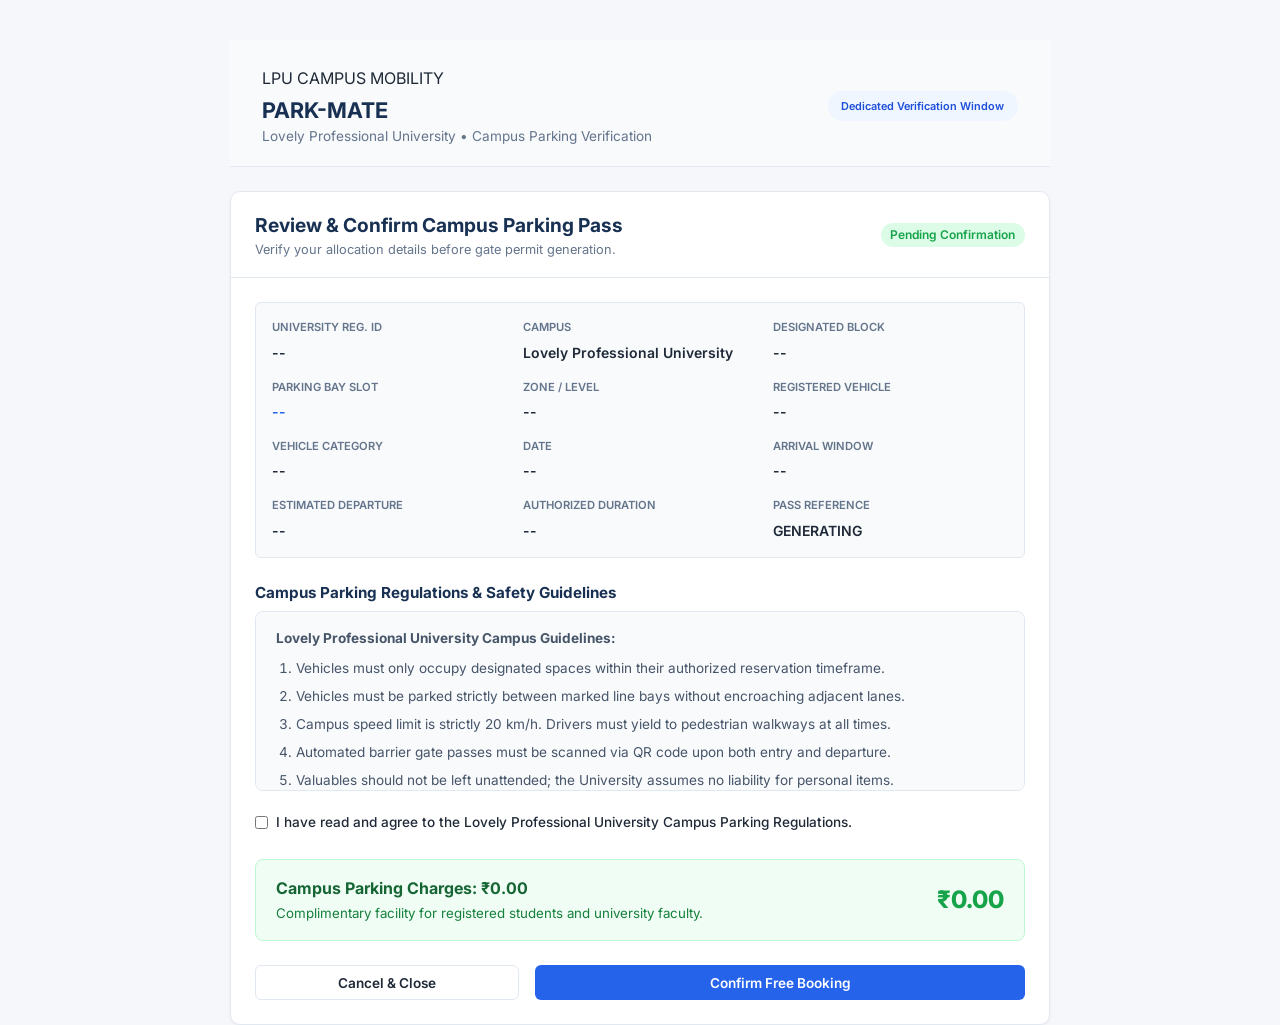
<file: PARK-MATE/booking-confirmation.html>
<!DOCTYPE html>
<html lang="en">
<head>
  <meta charset="UTF-8">
  <meta name="viewport" content="width=device-width, initial-scale=1.0">
  <title>Confirm Campus Parking Pass | Lovely Professional University</title>
  <link rel="preconnect" href="https://fonts.googleapis.com">
  <link rel="preconnect" href="https://fonts.gstatic.com" crossorigin>
  <link href="https://fonts.googleapis.com/css2?family=Inter:wght@300;400;500;600;700&display=swap" rel="stylesheet">
  <link rel="stylesheet" href="css/style.css">
  <link rel="stylesheet" href="css/components.css">
  <style>
    .confirm-page-wrap {
      max-width: 860px;
      margin: 2.5rem auto;
      padding: 0 1.25rem;
    }
    .terms-box {
      max-height: 180px;
      overflow-y: auto;
      background: #F8FAFC;
      border: 1px solid #E2E8F0;
      border-radius: 8px;
      padding: 1rem 1.25rem;
      font-size: 0.85rem;
      color: #475569;
      line-height: 1.6;
      margin-bottom: 1.25rem;
    }
    .terms-box ol {
      padding-left: 1.25rem;
      margin-top: 0.5rem;
    }
    .terms-box li {
      margin-bottom: 0.4rem;
    }
    .charge-summary-box {
      background: #F0FDF4;
      border: 1px solid #BBF7D0;
      border-radius: 8px;
      padding: 1rem 1.25rem;
      display: flex;
      justify-content: space-between;
      align-items: center;
      margin-bottom: 1.5rem;
    }
    .charge-amount {
      font-size: 1.5rem;
      font-weight: 800;
      color: #16A34A;
    }
    .success-card {
      text-align: center;
      padding: 3rem 2rem;
    }
    .success-icon-wrap {
      width: 72px;
      height: 72px;
      background: #DCFCE7;
      color: #16A34A;
      border-radius: 50%;
      display: inline-flex;
      align-items: center;
      justify-content: center;
      margin-bottom: 1.25rem;
    }
    .qr-render-area {
      background: white;
      padding: 1rem;
      display: inline-block;
      border-radius: 12px;
      border: 1px solid #E2E8F0;
      box-shadow: 0 4px 12px rgba(0, 0, 0, 0.05);
      margin: 1.25rem 0;
    }
  </style>
</head>
<body class="theme-lpu" style="background-color: #F5F7FA;">

  <div class="confirm-page-wrap">
    <!-- Header -->
    <div class="login-header" style="margin-bottom: 1.5rem; text-align: left; display: flex; justify-content: space-between; align-items: center;">
      <div>
        <div class="brand-badge">LPU CAMPUS MOBILITY</div>
        <h1 style="font-size: 1.35rem; color: #183153; margin: 0.25rem 0 0 0; font-weight: 700;">PARK-MATE</h1>
        <p style="color: #64748B; font-size: 0.85rem; margin: 0;">Lovely Professional University • Campus Parking Verification</p>
      </div>
      <div class="feat-tag" style="background: #EFF6FF; color: #1D4ED8; font-weight: 600; padding: 0.4rem 0.85rem; border-radius: 20px;">
        Dedicated Verification Window
      </div>
    </div>

    <!-- Review Card -->
    <div class="card" id="booking-review-card">
      <div class="card-header">
        <div>
          <h2 class="card-title" style="font-size: 1.2rem;">Review &amp; Confirm Campus Parking Pass</h2>
          <p class="card-sub">Verify your allocation details before gate permit generation.</p>
        </div>
        <span class="status-pill status-avail">Pending Confirmation</span>
      </div>

      <div class="card-body">
        <div class="drawer-meta-grid" style="grid-template-columns: repeat(auto-fit, minmax(200px, 1fr)); margin-bottom: 1.5rem;">
          <div class="meta-item">
            <span class="meta-label">University Reg. ID</span>
            <strong class="meta-val" id="summary-userid">--</strong>
          </div>
          <div class="meta-item">
            <span class="meta-label">Campus</span>
            <span class="meta-val">Lovely Professional University</span>
          </div>
          <div class="meta-item">
            <span class="meta-label">Designated Block</span>
            <strong class="meta-val" id="summary-block">--</strong>
          </div>
          <div class="meta-item">
            <span class="meta-label">Parking Bay Slot</span>
            <strong class="meta-val" id="summary-slot" style="color: #2563EB;">--</strong>
          </div>
          <div class="meta-item">
            <span class="meta-label">Zone / Level</span>
            <span class="meta-val" id="summary-zone">--</span>
          </div>
          <div class="meta-item">
            <span class="meta-label">Registered Vehicle</span>
            <strong class="meta-val" id="summary-veh">--</strong>
          </div>
          <div class="meta-item">
            <span class="meta-label">Vehicle Category</span>
            <span class="meta-val" id="summary-veh-type">--</span>
          </div>
          <div class="meta-item">
            <span class="meta-label">Date</span>
            <span class="meta-val" id="summary-date">--</span>
          </div>
          <div class="meta-item">
            <span class="meta-label">Arrival Window</span>
            <span class="meta-val" id="summary-arrival">--</span>
          </div>
          <div class="meta-item">
            <span class="meta-label">Estimated Departure</span>
            <span class="meta-val" id="summary-departure">--</span>
          </div>
          <div class="meta-item">
            <span class="meta-label">Authorized Duration</span>
            <span class="meta-val" id="summary-duration">--</span>
          </div>
          <div class="meta-item">
            <span class="meta-label">Pass Reference</span>
            <span class="meta-val" id="summary-refcode">GENERATING</span>
          </div>
        </div>

        <h3 style="font-size: 0.95rem; color: #183153; margin-bottom: 0.4rem; font-weight: 700;">Campus Parking Regulations &amp; Safety Guidelines</h3>
        <div class="terms-box">
          <strong>Lovely Professional University Campus Guidelines:</strong>
          <ol>
            <li>Vehicles must only occupy designated spaces within their authorized reservation timeframe.</li>
            <li>Vehicles must be parked strictly between marked line bays without encroaching adjacent lanes.</li>
            <li>Campus speed limit is strictly 20 km/h. Drivers must yield to pedestrian walkways at all times.</li>
            <li>Automated barrier gate passes must be scanned via QR code upon both entry and departure.</li>
            <li>Valuables should not be left unattended; the University assumes no liability for personal items.</li>
            <li>Unauthorized overnight parking or blocking emergency lanes will incur estate disciplinary action.</li>
          </ol>
        </div>

        <div style="margin-bottom: 1.5rem;">
          <label class="checkbox-label" style="font-weight: 500; color: #1F2937;">
            <input type="checkbox" id="terms-agree-checkbox">
            <span>I have read and agree to the Lovely Professional University Campus Parking Regulations.</span>
          </label>
        </div>

        <div class="charge-summary-box">
          <div>
            <strong style="color: #166534; display: block;">Campus Parking Charges: ₹0.00</strong>
            <small style="color: #15803D;">Complimentary facility for registered students and university faculty.</small>
          </div>
          <div class="charge-amount">₹0.00</div>
        </div>

        <div style="display: flex; gap: 1rem; flex-wrap: wrap;">
          <button type="button" class="btn btn-secondary" onclick="window.close()" style="flex: 1;">Cancel &amp; Close</button>
          <button type="button" id="btn-final-confirm" class="btn btn-primary" style="flex: 2;" disabled>Confirm Free Booking</button>
        </div>
      </div>
    </div>

    <!-- Success Card -->
    <div class="card success-card hidden" id="booking-success-card">
      <div class="success-icon-wrap">
        <svg viewBox="0 0 24 24" width="38" height="38" fill="none" stroke="currentColor" stroke-width="2.5">
          <polyline points="20 6 9 17 4 12"></polyline>
        </svg>
      </div>

      <h2 style="font-size: 1.5rem; color: #183153; margin-bottom: 0.25rem;">Parking Permit Confirmed!</h2>
      <p style="color: #64748B; margin-bottom: 1.5rem;">Your campus gate pass is registered in the LPU Automated Barrier Gate System.</p>

      <div class="qr-render-area" id="success-qr-box"></div>

      <div style="background: #F8FAFC; border: 1px solid #E2E8F0; border-radius: 8px; padding: 1rem; max-width: 440px; margin: 0 auto 1.5rem auto; text-align: left; font-size: 0.85rem;">
        <div style="display: flex; justify-content: space-between; margin-bottom: 0.4rem;">
          <span style="color: #64748B;">Booking ID:</span>
          <strong id="final-booking-id" style="color: #2563EB;">--</strong>
        </div>
        <div style="display: flex; justify-content: space-between; margin-bottom: 0.4rem;">
          <span style="color: #64748B;">Assigned Bay:</span>
          <strong id="final-assigned-bay">--</strong>
        </div>
        <div style="display: flex; justify-content: space-between; margin-bottom: 0.4rem;">
          <span style="color: #64748B;">Vehicle Number:</span>
          <span id="final-veh-reg">--</span>
        </div>
        <div style="display: flex; justify-content: space-between;">
          <span style="color: #64748B;">Validity:</span>
          <span id="final-time-window">--</span>
        </div>
      </div>

      <div style="display: flex; gap: 1rem; justify-content: center; flex-wrap: wrap;">
        <button class="btn btn-secondary" onclick="window.print()">
          <svg viewBox="0 0 24 24" width="18" height="18" fill="none" stroke="currentColor" stroke-width="2"><polyline points="6 9 6 2 18 2 18 9"></polyline><path d="M6 18H4a2 2 0 0 1-2-2v-5a2 2 0 0 1 2-2h16a2 2 0 0 1 2 2v5a2 2 0 0 1-2 2h-2"></path><rect x="6" y="14" width="12" height="8"></rect></svg>
          <span>Print Gate Slip</span>
        </button>
        <button class="btn btn-primary" id="btn-return-dashboard">Return to Dashboard / Close Tab</button>
      </div>
      <p style="margin-top: 1rem; font-size: 0.8rem; color: #94A3B8;">The main dashboard tab has updated its availability and bookings automatically.</p>
    </div>
  </div>

  <script src="js/data.js"></script>
  <script src="js/storage.js"></script>
  <script>
    document.addEventListener('DOMContentLoaded', () => {
      const pendingStr = localStorage.getItem('lpu_pending_booking');
      if (!pendingStr) {
        alert('No pending booking details found. Please return to the dashboard.');
        window.close();
        return;
      }

      const pending = JSON.parse(pendingStr);
      const user = AppStorage.getUser() || '12629947';

      document.getElementById('summary-userid').textContent = user;
      document.getElementById('summary-block').textContent = 'Block ' + pending.block;
      document.getElementById('summary-slot').textContent = pending.slotId;
      document.getElementById('summary-zone').textContent = pending.zone || 'Zone A';
      document.getElementById('summary-veh').textContent = pending.vehicleReg || 'PB 08 CC 4821';
      document.getElementById('summary-veh-type').textContent = pending.vehicleType === '2w' ? 'Two-Wheeler' : 'Four-Wheeler';
      document.getElementById('summary-date').textContent = pending.date;
      document.getElementById('summary-arrival').textContent = pending.arrivalTime;
      document.getElementById('summary-departure').textContent = pending.departureTime;
      document.getElementById('summary-duration').textContent = pending.duration + ' Hour(s)';
      document.getElementById('summary-refcode').textContent = 'LPU-GATE-' + Math.floor(100000 + Math.random() * 900000);

      const termsCheck = document.getElementById('terms-agree-checkbox');
      const confirmBtn = document.getElementById('btn-final-confirm');

      termsCheck.addEventListener('change', () => {
        confirmBtn.disabled = !termsCheck.checked;
      });

      confirmBtn.addEventListener('click', () => {
        if (!termsCheck.checked) return;

        const newBookingId = 'LPU-PRK-' + Math.floor(100000 + Math.random() * 900000);
        const confirmedBooking = {
          id: newBookingId,
          userId: user,
          block: pending.block,
          slotId: pending.slotId,
          zone: pending.zone || 'Zone A',
          vehicleReg: pending.vehicleReg || 'PB 08 CC 4821',
          vehicleType: pending.vehicleType || '4w',
          date: pending.date,
          arrivalTime: pending.arrivalTime,
          departureTime: pending.departureTime,
          duration: pending.duration,
          status: 'active',
          createdAt: new Date().toISOString()
        };

        const allBookings = AppStorage.getBookings();
        allBookings.unshift(confirmedBooking);
        AppStorage.saveBookings(allBookings);

        AppStorage.updateSlotStatus(pending.slotId, 'reserved');

        AppStorage.addNotification({
          title: 'Booking Confirmed: ' + pending.slotId,
          message: `Your reservation at Block ${pending.block} for ${pending.date} (${pending.arrivalTime} - ${pending.departureTime}) is confirmed.`,
          type: 'success'
        });

        // Trigger real-time cross-tab sync to update main tab
        localStorage.setItem('lpu_booking_sync_signal', JSON.stringify({
          type: 'BOOKING_CREATED',
          bookingId: newBookingId,
          slotId: pending.slotId,
          block: pending.block,
          timestamp: Date.now()
        }));

        localStorage.removeItem('lpu_pending_booking');

        document.getElementById('booking-review-card').classList.add('hidden');
        document.getElementById('booking-success-card').classList.remove('hidden');

        document.getElementById('final-booking-id').textContent = '#' + newBookingId;
        document.getElementById('final-assigned-bay').textContent = `${pending.slotId} (Block ${pending.block})`;
        document.getElementById('final-veh-reg').textContent = confirmedBooking.vehicleReg;
        document.getElementById('final-time-window').textContent = `${pending.date} • ${pending.arrivalTime} to ${pending.departureTime}`;

        document.getElementById('success-qr-box').innerHTML = generateStandaloneSvgQr(`LPU-PARKING-PASS:${newBookingId}:${pending.slotId}:${confirmedBooking.vehicleReg}`);
      });

      document.getElementById('btn-return-dashboard').addEventListener('click', () => {
        window.close();
      });
    });

    function generateStandaloneSvgQr(payload) {
      let hash = 0;
      for (let i = 0; i < payload.length; i++) {
        hash = (hash << 5) - hash + payload.charCodeAt(i);
        hash |= 0;
      }
      const size = 21;
      let rects = '';
      for (let r = 0; r < size; r++) {
        for (let c = 0; c < size; c++) {
          const isCorner1 = r < 7 && c < 7;
          const isCorner2 = r < 7 && c >= size - 7;
          const isCorner3 = r >= size - 7 && c < 7;
          let isBlack = false;

          if (isCorner1 || isCorner2 || isCorner3) {
            const lr = r < 7 ? r : r - (size - 7);
            const lc = c < 7 ? c : (c >= size - 7 ? c - (size - 7) : c);
            if (lr === 0 || lr === 6 || lc === 0 || lc === 6) isBlack = true;
            else if (lr >= 2 && lr <= 4 && lc >= 2 && lc <= 4) isBlack = true;
          } else {
            const val = Math.abs(Math.sin((r * size + c) + hash));
            isBlack = val > 0.45;
          }

          if (isBlack) {
            rects += `<rect x="${c * 8}" y="${r * 8}" width="8" height="8" fill="#183153"/>`;
          }
        }
      }
      return `<svg viewBox="0 0 ${size * 8} ${size * 8}" width="160" height="160" xmlns="http://www.w3.org/2000/svg">${rects}</svg>`;
    }
  </script>
</body>
</html>
</file>
<file: PARK-MATE/css/style.css>
/* ==========================================================================
   css/style.css
   Base variables, typography, reset, authentication card, sidebar,
   Interactive Campus Navigation GIS styles, and Slot Booking Drawer fixes.
   ========================================================================== */

@import url('https://fonts.googleapis.com/css2?family=Outfit:wght@600;700;800;900&display=swap');

:root {
  --primary-navy: #183153;
  --primary-navy-dark: #0f1f35;
  --accent-blue: #2563EB;
  --accent-blue-hover: #1D4ED8;
  --bg-page: #F5F7FA;
  --bg-card: #FFFFFF;
  --bg-subtle: #F8FAFC;
  
  --text-main: #1F2937;
  --text-secondary: #64748B;
  --text-muted: #94A3B8;
  --border-color: #E2E8F0;
  --border-light: #F1F5F9;

  --status-available: #16A34A;
  --status-available-bg: #DCFCE7;
  --status-occupied: #DC2626;
  --status-occupied-bg: #FEE2E2;
  --status-reserved: #D97706;
  --status-reserved-bg: #FEF3C7;

  --sidebar-width: 260px;
  --topbar-height: 70px;
  --radius-sm: 6px;
  --radius-md: 10px;
  --radius-lg: 14px;
  --shadow-sm: 0 1px 3px rgba(0, 0, 0, 0.05);
  --shadow-md: 0 4px 12px rgba(15, 31, 53, 0.06);
  --shadow-lg: 0 10px 25px rgba(15, 31, 53, 0.1);
  --transition: all 0.2s ease-in-out;
}

*, *::before, *::after {
  box-sizing: border-box;
  margin: 0;
  padding: 0;
}

html, body {
  height: 100%;
  font-family: 'Inter', -apple-system, BlinkMacSystemFont, "Segoe UI", Roboto, sans-serif;
  color: var(--text-main);
  background-color: var(--bg-page);
  line-height: 1.5;
  -webkit-font-smoothing: antialiased;
}

.hidden {
  display: none !important;
}

/* ==========================================================================
   AUTHENTICATION VIEW: HERO SPLIT LAYOUT WITH CAMPUS BACKGROUND
   ========================================================================== */

.login-wrapper {
  min-height: 100vh;
  width: 100%;
  display: flex;
  flex-direction: column;
  position: relative;
  /* Natural photo background without darkening the whole left half */
  background: 
    linear-gradient(rgba(10, 20, 38, 0.25), rgba(10, 20, 38, 0.25)),
    url('../images/uni_bg.png') center center / cover no-repeat;
  padding: 0 0 2rem 0;
  overflow-x: hidden;
}

/* Top Landing Navbar */
.auth-landing-navbar {
  width: 100%;
  height: 76px;
  background: rgba(255, 255, 255, 0.96);
  backdrop-filter: blur(12px);
  border-bottom: 1px solid rgba(226, 232, 240, 0.85);
  display: flex;
  align-items: center;
  justify-content: space-between;
  padding: 0 4.5rem;
  box-shadow: 0 4px 20px rgba(0, 0, 0, 0.07);
  z-index: 20;
}

/* Enlarged Brand Logo and Text on Top Left */
.auth-nav-brand {
  display: flex;
  align-items: center;
  gap: 0.85rem;
}

.auth-nav-logo {
  width: 42px;
  height: 42px;
  border-radius: 10px;
  object-fit: cover;
  box-shadow: 0 2px 8px rgba(0, 0, 0, 0.12);
}

.auth-nav-title {
  font-family: 'Outfit', sans-serif;
  font-size: 1.4rem;
  font-weight: 900;
  letter-spacing: 0.05em;
  color: #0F172A;
}



.auth-nav-link {
  text-decoration: none;
  font-size: 0.92rem;
  font-weight: 600;
  color: #475569;
  position: relative;
  padding: 0.35rem 0;
  transition: color 0.2s ease;
}

.auth-nav-link:hover {
  color: #1E3A8A;
}

.auth-nav-link.active {
  color: #0F172A;
  font-weight: 700;
}

.auth-nav-link.active::after {
  content: '';
  position: absolute;
  bottom: -4px;
  left: 0;
  right: 0;
  height: 2.5px;
  background: #2563EB;
  border-radius: 2px;
}

/* Enlarged & Clickable Top-Right LPU Campus Button */
.auth-nav-badge {
  display: inline-flex;
  align-items: center;
  gap: 0.55rem;
  padding: 0.55rem 1.25rem;
  background: #FFFFFF;
  border: 1.5px solid #CBD5E1;
  border-radius: 24px;
  font-size: 0.9rem;
  font-weight: 800;
  color: #0F172A;
  text-decoration: none;
  box-shadow: 0 2px 6px rgba(0, 0, 0, 0.05);
  transition: all 0.2s cubic-bezier(0.16, 1, 0.3, 1);
  cursor: pointer;
}

.auth-nav-badge:hover {
  background: #EFF6FF;
  border-color: #3B82F6;
  color: #1D4ED8;
  transform: translateY(-1.5px);
  box-shadow: 0 6px 16px rgba(37, 99, 235, 0.16);
}

.auth-nav-badge svg {
  width: 18px;
  height: 18px;
  color: #2563EB;
  transition: transform 0.2s ease;
}

.auth-nav-badge:hover svg {
  transform: scale(1.15);
}

/* Hero Container (Wider spread to push left text more left and card more right) */
.auth-hero-container {
  flex: 1;
  width: 100%;
  max-width: 100%;
  margin: 0;
  display: flex;
  align-items: center;
  justify-content: space-between;
  padding: 2.5rem 5rem;
  position: relative;
  z-index: 10;
}

/* Left Hero Content: Pushed towards the left edge */
/* Left Hero Content with Smooth Gradient Backdrop */
/* Left Hero text container */
.auth-hero-left {
  position: relative;
  display: flex;
  flex-direction: column;
  color: #FFFFFF;
  max-width: 540px;
  background: none !important;
  border: none !important;
  box-shadow: none !important;
  padding: 0 !important;
  z-index: 1;
}

/* Soft, seamless dark shadow covering only the text area and slightly around it */
/* Lighter center, wider spread, ultra-soft feathered edges */
.auth-hero-left::before {
  content: '';
  position: absolute;
  /* Extends further out in all directions */
  inset: -8rem -14rem -7rem -9rem;
  /* Reduced core darkness (from 0.94 -> 0.72) and gentle feathered falloff */
  background: radial-gradient(
    ellipse 85% 75% at 40% 50%,
    rgba(8, 22, 42, 0.72) 0%,
    rgba(8, 22, 42, 0.50) 42%,
    rgba(8, 22, 42, 0.20) 70%,
    transparent 95%
  );
  filter: blur(55px);
  z-index: -1;
  pointer-events: none;
}

.auth-hero-pill-tag {
  display: inline-flex;
  align-items: center;
  font-size: 1rem;
  font-weight: 700;
  color: #F8FAFC;
  letter-spacing: 0.02em;
  margin-bottom: 0.75rem;
  padding-left: 0.85rem;
  border-left: 3.5px solid #38BDF8;
}

.auth-hero-brand-title {
  font-family: 'Outfit', sans-serif;
  font-size: 4.5rem;
  font-weight: 900;
  line-height: 1;
  letter-spacing: 0.02em;
  color: #FFFFFF;
  margin-bottom: 0.75rem;
}

.auth-hero-brand-title .brand-dash {
  color: #94A3B8;
}

.auth-hero-brand-title .brand-accent {
  color: #38BDF8;
}

.auth-hero-portal-sub {
  font-size: 2rem;
  font-weight: 800;
  color: #F1F5F9;
  letter-spacing: -0.01em;
  margin-bottom: 0.95rem;
}

.auth-hero-desc {
  font-size: 1.1rem;
  line-height: 1.6;
  color: #E2E8F0;
  max-width: 500px;
  margin-bottom: 2.75rem;
}

/* Feature Icon Cards */
.auth-features-row {
  display: flex;
  align-items: center;
  gap: 2rem;
}

.auth-feat-item {
  display: flex;
  flex-direction: column;
  align-items: center;
  text-align: center;
  gap: 0.6rem;
  font-size: 0.82rem;
  font-weight: 700;
  color: #F8FAFC;
  line-height: 1.3;
}

.auth-feat-icon {
  width: 56px;
  height: 56px;
  border-radius: 14px;
  background: rgba(255, 255, 255, 0.96);
  display: flex;
  align-items: center;
  justify-content: center;
  color: #0F172A;
  box-shadow: 0 8px 24px rgba(0, 0, 0, 0.28);
  transition: transform 0.2s ease, background 0.2s ease;
}

.auth-feat-icon svg {
  width: 26px;
  height: 26px;
}

.auth-feat-item:hover .auth-feat-icon {
  transform: translateY(-4px);
  background: #FFFFFF;
}

/* Right Side: Login Card Pushed Far Right */
.login-card {
  width: 100%;
  max-width: 440px;
  background: #FFFFFF;
  border-radius: 18px;
  box-shadow: 0 25px 60px rgba(0, 0, 0, 0.38);
  overflow: hidden;
  margin-left: auto;
  margin-right: 4.5rem;
  /* ⏱️ 1.1s delay: waits until the preloader screen fades away, then smoothly slides in */
  animation: slideInFromRight 2.5s cubic-bezier(0.16, 1, 0.3, 1) 1.1s both;
}

@keyframes slideInFromRight {
  0% {
    opacity: 0;
    transform: translateX(140px);
  }
  100% {
    opacity: 1;
    transform: translateX(0);
  }
}

/* Card Header */
.login-header {
  background: #F8FAFC;
  padding: 1.6rem 2rem 1.25rem 2rem;
  border-bottom: 1px solid #E2E8F0;
  text-align: center;
}

.brand-badge-modern {
  display: inline-flex;
  align-items: center;
  gap: 0.4rem;
  font-size: 0.68rem;
  font-weight: 800;
  letter-spacing: 0.08em;
  color: #1D4ED8;
  background: #EFF6FF;
  border: 1px solid #BFDBFE;
  padding: 0.25rem 0.75rem;
  border-radius: 20px;
  margin-bottom: 0.85rem;
}

.pulse-dot-cyan {
  width: 6px;
  height: 6px;
  border-radius: 50%;
  background: #2563EB;
}

.auth-logo-img {
  width: 42px;
  height: 42px;
  border-radius: 10px;
  object-fit: cover;
}

.login-header .logo-group {
  display: flex;
  align-items: center;
  justify-content: center;
  gap: 0.75rem;
  text-align: left;
}

.login-title {
  font-family: 'Outfit', sans-serif;
  font-size: 1.35rem;
  font-weight: 900;
  letter-spacing: 0.03em;
  color: #0F172A;
  line-height: 1;
}

.login-uni {
  font-size: 0.75rem;
  color: #64748B;
  margin-top: 0.25rem;
}

/* Card Body */
.login-body {
  padding: 1.75rem 2rem;
  background: #FFFFFF;
}

/* Tabs */
.auth-tabs-group {
  display: flex;
  background: #F1F5F9;
  border-radius: 10px;
  padding: 4px;
  margin-bottom: 1.35rem;
}

.auth-tab-btn {
  flex: 1;
  background: transparent;
  border: none;
  font-family: inherit;
  font-size: 0.825rem;
  font-weight: 700;
  padding: 0.5rem 0.75rem;
  border-radius: 7px;
  color: #64748B;
  cursor: pointer;
  transition: all 0.2s ease;
  text-align: center;
}

.auth-tab-btn.active {
  background: #0F294D;
  color: #FFFFFF;
  box-shadow: 0 2px 8px rgba(15, 41, 77, 0.25);
}

/* Form Inputs */
.login-body .form-group {
  margin-bottom: 1rem;
}

.login-body .form-label {
  display: block;
  font-size: 0.78rem;
  font-weight: 700;
  color: #334155;
  margin-bottom: 0.35rem;
}

.login-body .form-control,
.login-body .form-select {
  background: #FFFFFF !important;
  border: 1px solid #CBD5E1 !important;
  color: #0F172A !important;
  border-radius: 8px !important;
  font-size: 0.85rem !important;
  padding: 0.62rem 0.85rem !important;
  outline: none !important;
}

.login-body .input-icon-wrap .form-control {
  padding-left: 2.35rem !important;
}

.login-body .form-control:focus,
.login-body .form-select:focus {
  border-color: #2563EB !important;
  box-shadow: 0 0 0 3px rgba(37, 99, 235, 0.12) !important;
}

.login-body .input-icon {
  color: #94A3B8 !important;
}

.login-body .pwd-toggle-btn {
  color: #94A3B8;
}

/* Vehicle Accordion Toggle */
.btn-vehicle-toggle {
  background: #F8FAFC !important;
  border: 1px dashed #CBD5E1 !important;
  color: #2563EB !important;
  border-radius: 8px !important;
  padding: 0.6rem 0.85rem !important;
  font-weight: 700 !important;
  font-size: 0.8rem !important;
}

.optional-vehicle-box {
  background: #F8FAFC !important;
  border: 1px solid #E2E8F0 !important;
  border-radius: 8px !important;
}

/* Submit Button */
.btn-auth-submit {
  display: flex !important;
  align-items: center !important;
  justify-content: center !important;
  gap: 0.6rem !important;
  background: #0F294D !important;
  color: #FFFFFF !important;
  border: none !important;
  border-radius: 8px !important;
  padding: 0.78rem !important;
  font-weight: 700 !important;
  font-size: 0.9rem !important;
  cursor: pointer !important;
  transition: background 0.2s ease, transform 0.2s ease !important;
}

.btn-auth-submit:hover {
  background: #183B6B !important;
  transform: translateY(-1px);
}

.btn-auth-submit .btn-arrow {
  width: 16px;
  height: 16px;
  transition: transform 0.2s ease;
}

.btn-auth-submit:hover .btn-arrow {
  transform: translateX(4px);
}

/* Footer */
.login-footer {
  background: #F8FAFC;
  padding: 0.85rem 1.25rem;
  border-top: 1px solid #E2E8F0;
  text-align: center;
}

.login-footer p {
  font-size: 0.72rem;
  color: #64748B;
  font-weight: 500;
  margin-bottom: 0.25rem;
}

.auth-security-pill {
  font-size: 0.68rem;
  color: #64748B;
  font-weight: 600;
}

/* ==================== APP DASHBOARD SHELL ==================== */
.app-layout {
  display: flex;
  height: 100vh;
  overflow: hidden;
}

.sidebar {
  width: var(--sidebar-width);
  background: #091728 url('../images/sidebar-bg.png') center bottom / cover no-repeat;
  color: #FFFFFF;
  display: flex;
  flex-direction: column;
  flex-shrink: 0;
  z-index: 100;
  border-right: 1px solid rgba(255, 255, 255, 0.07);
  box-shadow: 4px 0 24px rgba(0, 0, 0, 0.3);
  transition: transform 0.3s ease;
  position: relative;
}

.sidebar-header {
  height: var(--topbar-height);
  display: flex;
  align-items: center;
  justify-content: space-between;
  padding: 0 1.25rem;
  border-bottom: 1px solid rgba(255, 255, 255, 0.08);
}

.brand-block {
  display: flex;
  align-items: center;
  gap: 0.9rem;
}

.brand-logo-img {
  width: 42px;
  height: 42px;
  aspect-ratio: 1 / 1;
  object-fit: cover;
  border-radius: 12px;
  border: 1px solid rgba(255, 255, 255, 0.2);
  box-shadow: 0 4px 18px rgba(37, 99, 235, 0.45);
  flex-shrink: 0;
}

.brand-text-group {
  display: flex;
  flex-direction: column;
  gap: 2px;
}

.sidebar-title {
  font-family: 'Outfit', sans-serif;
  font-size: 1.2rem;
  font-weight: 900;
  letter-spacing: 0.06em;
  line-height: 1.1;
  background: linear-gradient(180deg, #FFFFFF 35%, #BFDBFE 100%);
  -webkit-background-clip: text;
  background-clip: text;
  -webkit-text-fill-color: transparent;
}

.sidebar-sub {
  font-size: 0.67rem;
  font-weight: 700;
  letter-spacing: 0.1em;
  text-transform: uppercase;
  color: #60A5FA;
}

.mobile-close-btn {
  display: none;
  background: transparent;
  border: none;
  color: #FFFFFF;
  font-size: 1.25rem;
  cursor: pointer;
}

.sidebar-nav {
  flex: 1;
  overflow-y: auto;
  overflow-x: hidden !important;
  padding: 1.15rem 0.85rem;
}

.nav-list {
  list-style: none;
}

.nav-item {
  margin-bottom: 0.4rem;
}

/* Enhanced pill borders & smooth wave transition */
.nav-link {
  width: calc(100% - 18px);
  display: flex;
  align-items: center;
  gap: 0.85rem;
  padding: 0.72rem 1rem;
  background: rgba(255, 255, 255, 0.05);
  border: 1.5px solid rgba(255, 255, 255, 0.1);
  border-radius: 12px;
  color: #CBD5E1;
  font-size: 0.86rem;
  font-weight: 500;
  cursor: pointer;
  box-shadow: inset 0 1px 0 rgba(255, 255, 255, 0.08), 0 2px 6px rgba(0, 0, 0, 0.25);
  transition: transform 0.25s cubic-bezier(0.2, 0.8, 0.2, 1),
              border-color 0.2s ease,
              background-color 0.2s ease,
              box-shadow 0.2s ease;
  text-align: left;
  box-sizing: border-box;
}

.nav-link svg {
  width: 18px;
  height: 18px;
  flex-shrink: 0;
  stroke-width: 2.2;
}

.nav-link:hover {
  background-color: rgba(255, 255, 255, 0.09);
  border-color: rgba(255, 255, 255, 0.25);
  color: #FFFFFF;
}

.nav-link.active {
  background: linear-gradient(135deg, #2563EB 0%, #1D4ED8 100%);
  border-color: rgba(255, 255, 255, 0.4);
  color: #FFFFFF;
  font-weight: 700;
  box-shadow: 0 4px 16px rgba(37, 99, 235, 0.45);
}

.nav-link.active svg {
  color: #FFFFFF;
}

.nav-count-badge {
  margin-left: auto;
  min-width: 22px;
  height: 22px;
  padding: 0 6px;
  border-radius: 11px;
  background: #2563EB;
  color: #FFFFFF;
  font-size: 0.72rem;
  font-weight: 800;
  display: inline-flex !important;
  align-items: center;
  justify-content: center;
  flex-shrink: 0;
  line-height: 1;
  box-sizing: border-box;
}

.nav-count-badge.red {
  background: #EF4444;
  box-shadow: 0 2px 8px rgba(239, 68, 68, 0.45);
}

.nav-link.active .nav-count-badge {
  background: rgba(255, 255, 255, 0.22);
  color: #FFFFFF;
}

.admin-pill {
  margin-top: 1rem;
  border: 1px dashed rgba(255, 255, 255, 0.22);
}

.sidebar-footer {
  padding: 1rem 1.25rem;
  border-top: 1px solid rgba(255, 255, 255, 0.15);
  background: transparent;
}

.btn-logout {
  width: 100%;
  display: flex;
  align-items: center;
  gap: 0.65rem;
  background: transparent;
  border: none;
  padding: 0.4rem 0.2rem;
  color: #F87171;
  font-size: 0.9rem;
  font-weight: 600;
  cursor: pointer;
  transition: all 0.2s ease;
}

.btn-logout:hover {
  color: #FB7185;
  transform: translateX(3px);
}

.btn-logout svg {
  width: 18px;
  height: 18px;
  color: #F87171;
}

/* ==================== WORKSPACE & TOPBAR ==================== */
.main-content {
  flex: 1;
  display: flex;
  flex-direction: column;
  overflow: hidden;
  background-color: var(--bg-page);
  position: relative;
}

/* Vector-smooth, gap-free inner fillet curve */
.main-content::before {
  content: '';
  position: absolute;
  top: calc(var(--topbar-height) - 1px);
  left: 0;
  width: 24px;
  height: 24px;
  background-image: url("data:image/svg+xml,%3Csvg xmlns='http://www.w3.org/2000/svg' viewBox='0 0 24 24' width='24' height='24'%3E%3Cpath d='M0,0 L24,0 A24,24 0 0,0 0,24 Z' fill='%230d2542'/%3E%3C/svg%3E");
  background-size: contain;
  background-repeat: no-repeat;
  z-index: 20;
  pointer-events: none;
}

/* Pinned, Full-Height Topbar */
.topbar {
  height: var(--topbar-height);
  background: #FFFFFF;
  border-bottom: 1px solid var(--border-color);
  display: flex;
  align-items: stretch;
  justify-content: space-between;
  padding: 0 1.75rem 0 0 !important;
  gap: 1.25rem;
  flex-shrink: 0;
  box-sizing: border-box;
}

/* Dark Navy Angled Patch matching sidebar */
.topbar-left {
  display: flex;
  align-items: center;
  height: 100%;
  background: linear-gradient(90deg, #0d2542 0%, #112d4f 60%, #173963 100%);
  padding: 0 3.5rem 0 1.75rem;
  clip-path: polygon(0 0, calc(100% - 32px) 0, 100% 100%, 0 100%);
  border-right: 1px solid rgba(255, 255, 255, 0.08);
  flex-shrink: 0;
}

/* Topbar Typography within the Dark Patch */
.uni-header-tag {
  display: flex;
  flex-direction: column;
  gap: 2px;
}

.uni-title-row {
  display: flex;
  align-items: center;
  gap: 0.65rem;
}

.uni-name {
  font-size: 1.05rem;
  font-weight: 800;
  color: #FFFFFF !important;
  letter-spacing: -0.02em;
}

.uni-status-pill {
  display: inline-flex;
  align-items: center;
  gap: 0.35rem;
  font-size: 0.62rem;
  font-weight: 800;
  letter-spacing: 0.06em;
  color: #4ADE80 !important;
  background: rgba(22, 163, 74, 0.25) !important;
  border: 1px solid rgba(74, 222, 128, 0.35) !important;
  padding: 0.15rem 0.45rem;
  border-radius: 12px;
}

.live-pulse-dot {
  width: 5px;
  height: 5px;
  border-radius: 50%;
  background: #16A34A;
  box-shadow: 0 0 0 0 rgba(22, 163, 74, 0.7);
  animation: pulseDotSmall 1.8s infinite;
}

@keyframes pulseDotSmall {
  0% { box-shadow: 0 0 0 0 rgba(22, 163, 74, 0.6); }
  70% { box-shadow: 0 0 0 5px rgba(22, 163, 74, 0); }
  100% { box-shadow: 0 0 0 0 rgba(22, 163, 74, 0); }
}

.campus-sub-row {
  display: flex;
  align-items: center;
  gap: 0.45rem;
  font-size: 0.75rem;
}

.campus-loc {
  font-weight: 600;
  color: #94A3B8 !important;
}

.sub-sep {
  color: #64748B !important;
  font-size: 0.65rem;
}

.campus-sub-tech {
  color: #60A5FA !important;
  font-weight: 600;
}

.hamburger-btn {
  display: none;
  background: none;
  border: none;
  cursor: pointer;
  color: #FFFFFF !important;
  margin-right: 0.75rem;
}

.hamburger-btn svg {
  width: 24px;
  height: 24px;
}

/* Right Section Pinned To Edge */
.topbar-right {
  display: flex;
  align-items: center;
  gap: 1rem;
  margin-left: auto;
  padding-right: 1.75rem;
}

.dropdown-wrap {
  position: relative;
}

.icon-round-btn {
  position: relative;
  width: 38px;
  height: 38px;
  border-radius: 50%;
  background: var(--bg-subtle);
  border: 1px solid var(--border-color);
  color: var(--text-main);
  display: flex;
  align-items: center;
  justify-content: center;
  cursor: pointer;
  transition: var(--transition);
}

.icon-round-btn svg {
  width: 18px;
  height: 18px;
}

.icon-round-btn:hover {
  background: #FFFFFF;
  border-color: var(--text-muted);
}

.badge-dot {
  position: absolute;
  top: 7px;
  right: 7px;
  width: 8px;
  height: 8px;
  background: #EF4444;
  border-radius: 50%;
  border: 2px solid #FFFFFF;
}

/* User Profile Pill */
.user-pill.clickable-pill {
  display: flex;
  align-items: center;
  gap: 0.65rem;
  padding: 0.35rem 0.85rem 0.35rem 0.4rem;
  border-radius: 24px;
  background: #F8FAFC;
  border: 1px solid #E2E8F0;
  cursor: pointer;
  transition: all 0.2s cubic-bezier(0.16, 1, 0.3, 1);
  user-select: none;
}

.user-pill.clickable-pill:hover {
  background: #EFF6FF;
  border-color: #BFDBFE;
  transform: translateY(-1px);
  box-shadow: 0 4px 12px rgba(37, 99, 235, 0.12);
}

.avatar-circle {
  width: 30px;
  height: 30px;
  border-radius: 50%;
  background: var(--primary-navy);
  color: #FFFFFF;
  font-weight: 700;
  font-size: 0.8rem;
  display: flex;
  align-items: center;
  justify-content: center;
}

.user-meta {
  display: flex;
  flex-direction: column;
  line-height: 1.1;
}

.user-id-text {
  font-size: 0.825rem;
  font-weight: 600;
  color: var(--text-main);
}

.user-role-text {
  font-size: 0.7rem;
  color: var(--text-secondary);
}

.pill-arrow {
  width: 14px;
  height: 14px;
  color: #94A3B8;
  transition: transform 0.2s ease, color 0.2s ease;
}

.user-pill.clickable-pill:hover .pill-arrow {
  color: #2563EB;
  transform: translateX(2px);
}

.views-wrapper {
  flex: 1;
  overflow-y: auto;
  padding: 1.5rem 1.75rem;
}

.content-view {
  display: none;
}

.content-view.active {
  display: block;
  animation: fadeIn 0.2s ease-in;
}

@keyframes fadeIn {
  from { opacity: 0; transform: translateY(4px); }
  to { opacity: 1; transform: translateY(0); }
}

/* ==========================================================================
   SLOT DETAIL DRAWER & BUTTON SVG FIXES
   ========================================================================== */
.slot-drawer {
  position: absolute;
  top: 0;
  right: 0;
  width: 380px;
  height: 100%;
  background: #FFFFFF;
  border-left: 1px solid var(--border-color);
  box-shadow: -4px 0 20px rgba(0, 0, 0, 0.12);
  z-index: 50;
  display: flex;
  flex-direction: column;
  overflow-y: auto;
}

.drawer-header {
  padding: 1.1rem 1.25rem;
  border-bottom: 1px solid var(--border-color);
  display: flex;
  align-items: flex-start;
  justify-content: space-between;
}

.badge-slot {
  display: inline-block;
  font-size: 0.75rem;
  font-weight: 800;
  color: var(--accent-blue);
  margin-bottom: 0.2rem;
}

.drawer-title {
  font-size: 1.05rem;
  font-weight: 800;
  color: var(--primary-navy);
}

.drawer-body {
  padding: 1.25rem;
  flex: 1;
  overflow-y: auto;
}

.drawer-meta-grid {
  display: grid;
  grid-template-columns: 1fr 1fr;
  gap: 0.85rem;
  margin-bottom: 1.25rem;
  padding-bottom: 1.1rem;
  border-bottom: 1px solid var(--border-color);
}

.meta-label {
  display: block;
  font-size: 0.68rem;
  font-weight: 700;
  color: var(--text-secondary);
  text-transform: uppercase;
  margin-bottom: 0.2rem;
}

.meta-val {
  font-size: 0.82rem;
  font-weight: 700;
  color: var(--text-main);
}

.form-section-title {
  font-size: 0.92rem;
  font-weight: 800;
  color: var(--primary-navy);
  margin-bottom: 0.85rem;
}

.form-row {
  display: flex;
  gap: 0.75rem;
  margin-bottom: 0.85rem;
}

.flex-1 {
  flex: 1;
}

.fee-free-notice {
  display: flex;
  align-items: center;
  gap: 0.65rem;
  background: #F0FDF4;
  border: 1px solid #BBF7D0;
  padding: 0.65rem 0.85rem;
  border-radius: var(--radius-sm);
  font-size: 0.76rem;
  color: #166534;
  margin: 1rem 0;
}

.free-pill {
  background: #16A34A;
  color: #FFFFFF;
  font-size: 0.65rem;
  font-weight: 800;
  padding: 0.2rem 0.5rem;
  border-radius: 4px;
  flex-shrink: 0;
}

#btn-proceed-booking {
  display: flex !important;
  align-items: center !important;
  justify-content: center !important;
  gap: 0.65rem !important;
  width: 100% !important;
  padding: 0.85rem 1.25rem !important;
  cursor: pointer;
}

#btn-proceed-booking svg {
  width: 18px !important;
  height: 18px !important;
  max-width: 18px !important;
  max-height: 18px !important;
  flex-shrink: 0 !important;
}

.occupied-message-card {
  text-align: center;
  padding: 2.2rem 1.25rem;
  background: #FEF2F2;
  border: 1px dashed #FCA5A5;
  border-radius: 12px;
  margin-top: 1rem;
}

.occupied-message-card .occ-icon {
  font-size: 2.5rem;
  margin-bottom: 0.5rem;
}

.occupied-message-card h4 {
  font-size: 1rem;
  font-weight: 800;
  color: #DC2626;
  margin-bottom: 0.4rem;
}

.occupied-message-card p {
  font-size: 0.8rem;
  color: #64748B;
  line-height: 1.45;
}

/* ==================== REDESIGNED CAMPUS NAVIGATION (GIS) ==================== */
.cnav-header {
  display: flex;
  flex-direction: column;
  gap: 0.9rem;
  margin-bottom: 1.1rem;
}

.cnav-badge-row {
  display: flex;
  flex-wrap: wrap;
  align-items: center;
  gap: 0.6rem;
  margin-bottom: 0.35rem;
}

.cnav-live-pill {
  display: inline-flex;
  align-items: center;
  gap: 0.4rem;
  font-size: 0.7rem;
  font-weight: 800;
  letter-spacing: 0.06em;
  color: #1D4ED8;
  background: #DBEAFE;
  padding: 0.22rem 0.65rem;
  border-radius: 20px;
}

.pulse-dot {
  width: 7px;
  height: 7px;
  border-radius: 50%;
  background: #2563EB;
  box-shadow: 0 0 0 0 rgba(37, 99, 235, 0.7);
  animation: pulseDot 1.8s infinite;
}

@keyframes pulseDot {
  0% { box-shadow: 0 0 0 0 rgba(37, 99, 235, 0.6); }
  70% { box-shadow: 0 0 0 7px rgba(37, 99, 235, 0); }
  100% { box-shadow: 0 0 0 0 rgba(37, 99, 235, 0); }
}

.cnav-hint-pill {
  font-size: 0.75rem;
  font-weight: 600;
  color: #475569;
  background: #F1F5F9;
  border: 1px solid #E2E8F0;
  padding: 0.2rem 0.7rem;
  border-radius: 20px;
}

.cnav-filter-bar {
  display: flex;
  flex-wrap: wrap;
  align-items: center;
  justify-content: space-between;
  gap: 0.75rem;
  background: #FFFFFF;
  padding: 0.65rem 0.9rem;
  border-radius: var(--radius-md);
  border: 1px solid var(--border-color);
  box-shadow: var(--shadow-sm);
}

.cnav-search-wrap {
  position: relative;
  min-width: 280px;
  flex: 1;
  max-width: 390px;
}

.cnav-search-wrap svg {
  position: absolute;
  left: 0.75rem;
  top: 50%;
  transform: translateY(-50%);
  width: 16px;
  height: 16px;
  color: var(--text-muted);
}

.cnav-search-wrap input {
  width: 100%;
  padding: 0.48rem 0.85rem 0.48rem 2.2rem;
  font-size: 0.82rem;
  border-radius: 8px;
  border: 1px solid var(--border-color);
  background: var(--bg-subtle);
  outline: none;
  transition: var(--transition);
}

.cnav-search-wrap input:focus {
  background: #FFFFFF;
  border-color: var(--accent-blue);
  box-shadow: 0 0 0 3px rgba(37, 99, 235, 0.12);
}

.cnav-search-dropdown {
  position: absolute;
  top: calc(100% + 6px);
  left: 0;
  right: 0;
  background: #FFFFFF;
  border: 1px solid var(--border-color);
  border-radius: 10px;
  box-shadow: var(--shadow-lg);
  max-height: 280px;
  overflow-y: auto;
  z-index: 60;
}

.cnav-search-item {
  display: flex;
  align-items: center;
  justify-content: space-between;
  padding: 0.55rem 0.85rem;
  border-bottom: 1px solid var(--border-light);
  cursor: pointer;
  font-size: 0.8rem;
  transition: background 0.15s;
}

.cnav-search-item:hover {
  background: #EFF6FF;
}

.cnav-cat-pills {
  display: flex;
  flex-wrap: wrap;
  gap: 0.4rem;
}

.cnav-cat-btn {
  padding: 0.4rem 0.75rem;
  font-size: 0.76rem;
  font-weight: 600;
  border-radius: 20px;
  border: 1px solid var(--border-color);
  background: #F8FAFC;
  color: var(--text-secondary);
  cursor: pointer;
  transition: var(--transition);
}

.cnav-cat-btn:hover {
  border-color: #CBD5E1;
  color: var(--primary-navy);
}

.cnav-cat-btn.active {
  background: var(--primary-navy);
  color: #FFFFFF;
  border-color: var(--primary-navy);
}

.cnav-workspace {
  display: grid;
  grid-template-columns: 335px 1fr;
  gap: 1.15rem;
  height: calc(100vh - 235px);
  min-height: 610px;
}

.cnav-sidebar-card {
  background: #FFFFFF;
  border-radius: var(--radius-lg);
  border: 1px solid var(--border-color);
  box-shadow: var(--shadow-sm);
  padding: 1.1rem;
  display: flex;
  flex-direction: column;
  overflow-y: auto;
}

.cnav-panel-header {
  display: flex;
  align-items: center;
  justify-content: space-between;
  margin-bottom: 0.85rem;
}

.cnav-swap-btn {
  background: #EFF6FF;
  color: #1D4ED8;
  border: 1px solid #BFDBFE;
  border-radius: 6px;
  padding: 0.25rem 0.6rem;
  font-size: 0.75rem;
  font-weight: 700;
  cursor: pointer;
  transition: var(--transition);
}

.cnav-swap-btn:hover {
  background: #DBEAFE;
}

.pin-dot {
  display: inline-block;
  width: 9px;
  height: 9px;
  border-radius: 50%;
  margin-right: 4px;
}

.pin-dot.start { background: #16A34A; }
.pin-dot.end { background: #DC2626; }

.cnav-mode-row {
  display: grid;
  grid-template-columns: repeat(3, 1fr);
  gap: 0.4rem;
  margin-bottom: 0.85rem;
}

.cnav-mode-btn {
  padding: 0.42rem 0.3rem;
  font-size: 0.74rem;
  font-weight: 600;
  border: 1px solid var(--border-color);
  background: #F8FAFC;
  border-radius: 7px;
  cursor: pointer;
  color: var(--text-secondary);
  transition: var(--transition);
}

.cnav-mode-btn.active {
  background: #EFF6FF;
  color: #1D4ED8;
  border-color: #3B82F6;
  font-weight: 700;
}

.cnav-metrics-grid {
  display: grid;
  grid-template-columns: repeat(3, 1fr);
  gap: 0.45rem;
  margin: 0.95rem 0;
  padding: 0.7rem;
  background: #F8FAFC;
  border: 1px solid var(--border-color);
  border-radius: 10px;
  text-align: center;
}

.cnav-metric-item {
  display: flex;
  flex-direction: column;
}

.cnav-m-val {
  font-size: 0.95rem;
  font-weight: 800;
  color: var(--accent-blue);
}

.cnav-m-lbl {
  font-size: 0.68rem;
  color: var(--text-secondary);
}

.cnav-steps-wrap {
  flex: 1;
  display: flex;
  flex-direction: column;
  min-height: 0;
}

.cnav-steps-header {
  display: flex;
  align-items: center;
  justify-content: space-between;
  margin-bottom: 0.55rem;
}

.cnav-steps-header h4 {
  font-size: 0.82rem;
  font-weight: 700;
  color: var(--primary-navy);
}

.cnav-via-badge {
  font-size: 0.68rem;
  font-weight: 600;
  color: #047857;
  background: #D1FAE5;
  padding: 0.15rem 0.5rem;
  border-radius: 12px;
}

.cnav-steps-list {
  list-style: none;
  overflow-y: auto;
  padding-right: 4px;
  display: flex;
  flex-direction: column;
  gap: 0.5rem;
}

.cnav-steps-list li {
  display: flex;
  align-items: flex-start;
  gap: 0.6rem;
  font-size: 0.78rem;
  color: #334155;
  background: #F8FAFC;
  padding: 0.55rem 0.65rem;
  border-radius: 8px;
  border-left: 3px solid #3B82F6;
  line-height: 1.38;
}

.cnav-step-num {
  width: 20px;
  height: 20px;
  border-radius: 50%;
  background: #DBEAFE;
  color: #1D4ED8;
  font-size: 0.7rem;
  font-weight: 800;
  display: inline-flex;
  align-items: center;
  justify-content: center;
  flex-shrink: 0;
}

.cnav-map-container {
  position: relative;
  background: #E2E8F0;
  border-radius: var(--radius-lg);
  border: 1px solid #CBD5E1;
  box-shadow: var(--shadow-md);
  overflow: hidden;
  display: flex;
  flex-direction: column;
  user-select: none;
}

.cnav-map-overlay-top {
  position: absolute;
  top: 12px;
  left: 12px;
  right: 12px;
  display: flex;
  align-items: center;
  justify-content: space-between;
  gap: 0.75rem;
  z-index: 25;
  pointer-events: none;
}

.cnav-legend-chips {
  display: flex;
  flex-wrap: wrap;
  gap: 0.4rem;
  background: rgba(255, 255, 255, 0.92);
  backdrop-filter: blur(8px);
  padding: 0.4rem 0.7rem;
  border-radius: 10px;
  border: 1px solid rgba(203, 213, 225, 0.8);
  box-shadow: 0 4px 12px rgba(15, 23, 42, 0.08);
  pointer-events: auto;
}

.cnav-chip {
  display: inline-flex;
  align-items: center;
  gap: 0.35rem;
  font-size: 0.7rem;
  font-weight: 600;
  color: #334155;
  padding-right: 0.35rem;
}

.cnav-chip i {
  width: 9px;
  height: 9px;
  border-radius: 3px;
  display: inline-block;
}

.cnav-zoom-bar {
  display: flex;
  align-items: center;
  gap: 0.3rem;
  background: rgba(255, 255, 255, 0.95);
  backdrop-filter: blur(8px);
  padding: 0.3rem;
  border-radius: 10px;
  border: 1px solid #CBD5E1;
  box-shadow: 0 4px 12px rgba(15, 23, 42, 0.1);
  pointer-events: auto;
}

.cnav-zoom-readout {
  font-size: 0.72rem;
  font-weight: 800;
  color: var(--primary-navy);
  padding: 0 0.45rem;
  min-width: 46px;
  text-align: center;
}

.cnav-ctrl-btn {
  width: 30px;
  height: 30px;
  border-radius: 7px;
  border: 1px solid #E2E8F0;
  background: #FFFFFF;
  color: var(--primary-navy);
  font-size: 1rem;
  font-weight: 800;
  cursor: pointer;
  display: inline-flex;
  align-items: center;
  justify-content: center;
  transition: var(--transition);
}

.cnav-ctrl-btn.text-btn {
  width: auto;
  padding: 0 0.6rem;
  font-size: 0.72rem;
  font-weight: 700;
}

.cnav-ctrl-btn:hover {
  background: #EFF6FF;
  border-color: #93C5FD;
  color: #1D4ED8;
}

.cnav-viewport {
  flex: 1;
  width: 100%;
  height: 100%;
  overflow: hidden;
  cursor: grab;
  position: relative;
  background: #DCE6D5;
}

.cnav-viewport.is-panning {
  cursor: grabbing !important;
}

.cnav-canvas {
  width: 2600px;
  height: 1750px;
  transform-origin: 0 0;
  will-change: transform;
}

.cnav-svg-holder {
  width: 100%;
  height: 100%;
}

.campus-node-group {
  cursor: pointer;
  transition: opacity 0.2s ease, filter 0.2s ease;
}

.campus-node-group:hover .node-building-rect {
  stroke-width: 3.5px;
  filter: drop-shadow(0 6px 14px rgba(15, 23, 42, 0.28));
}

.campus-node-group:hover .node-icon-badge {
  transform: scale(1.16);
}

.campus-node-group.dimmed {
  opacity: 0.18;
  pointer-events: none;
}

.campus-node-group.selected-node .node-building-rect {
  stroke: #2563EB !important;
  stroke-width: 4.5px !important;
}

.node-icon-badge {
  transform-box: fill-box;
  transform-origin: center;
  transition: transform 0.18s cubic-bezier(0.34, 1.56, 0.64, 1);
}

.route-path-animated {
  stroke-dasharray: 14 10;
  animation: routeFlow 1s linear infinite;
}

@keyframes routeFlow {
  to { stroke-dashoffset: -24; }
}

.cnav-map-overlay-bottom {
  position: absolute;
  bottom: 12px;
  left: 12px;
  right: 12px;
  display: flex;
  align-items: center;
  justify-content: space-between;
  pointer-events: none;
  z-index: 20;
}

.cnav-scale-box {
  display: flex;
  align-items: center;
  gap: 0.45rem;
  background: rgba(255, 255, 255, 0.9);
  padding: 0.3rem 0.65rem;
  border-radius: 8px;
  border: 1px solid #CBD5E1;
  font-size: 0.7rem;
  font-weight: 700;
  color: #334155;
}

.cnav-scale-line {
  width: 55px;
  height: 5px;
  border: 2px solid #1E293B;
  border-top: none;
}

.cnav-coords-readout {
  background: rgba(15, 23, 42, 0.82);
  color: #F8FAFC;
  padding: 0.3rem 0.75rem;
  border-radius: 8px;
  font-size: 0.7rem;
  font-weight: 600;
  letter-spacing: 0.02em;
}

.cnav-inspector {
  position: absolute;
  top: 64px;
  right: 14px;
  width: 340px;
  background: rgba(255, 255, 255, 0.98);
  backdrop-filter: blur(12px);
  border-radius: 14px;
  border: 1px solid #CBD5E1;
  box-shadow: 0 20px 38px rgba(15, 23, 42, 0.22);
  z-index: 35;
  overflow: hidden;
  animation: slideInRight 0.22s cubic-bezier(0.16, 1, 0.3, 1);
}

@keyframes slideInRight {
  from { opacity: 0; transform: translateX(18px); }
  to { opacity: 1; transform: translateX(0); }
}

.cnav-insp-header {
  display: flex;
  align-items: flex-start;
  justify-content: space-between;
  gap: 0.65rem;
  padding: 0.95rem 1rem;
  background: linear-gradient(135deg, #0F1F35 0%, #1E3A8A 100%);
  color: #FFFFFF;
}

.cnav-insp-badge-wrap {
  display: flex;
  align-items: center;
  gap: 0.65rem;
}

.cnav-insp-icon {
  width: 38px;
  height: 38px;
  border-radius: 10px;
  background: rgba(255, 255, 255, 0.16);
  display: flex;
  align-items: center;
  justify-content: center;
  font-size: 1.25rem;
  flex-shrink: 0;
}

.cnav-insp-cat {
  display: block;
  font-size: 0.65rem;
  font-weight: 800;
  letter-spacing: 0.08em;
  color: #93C5FD;
  text-transform: uppercase;
}

.cnav-insp-title {
  font-size: 0.95rem;
  font-weight: 800;
  color: #FFFFFF;
  line-height: 1.25;
}

.cnav-insp-close {
  background: rgba(255, 255, 255, 0.14);
  border: none;
  color: #FFFFFF;
  width: 26px;
  height: 26px;
  border-radius: 50%;
  cursor: pointer;
  font-size: 0.8rem;
  display: flex;
  align-items: center;
  justify-content: center;
}

.cnav-insp-close:hover {
  background: rgba(255, 255, 255, 0.28);
}

.cnav-insp-body {
  padding: 1rem;
}

.cnav-insp-desc {
  font-size: 0.79rem;
  color: #475569;
  line-height: 1.45;
  margin-bottom: 0.85rem;
}

.cnav-insp-meta {
  display: grid;
  grid-template-columns: 1fr 1fr;
  gap: 0.5rem;
  margin-bottom: 0.85rem;
}

.insp-meta-box {
  background: #F8FAFC;
  border: 1px solid #E2E8F0;
  padding: 0.45rem 0.6rem;
  border-radius: 8px;
}

.insp-m-lbl {
  display: block;
  font-size: 0.65rem;
  font-weight: 600;
  color: #64748B;
  margin-bottom: 0.1rem;
}

.insp-meta-box strong {
  font-size: 0.76rem;
  color: #0F172A;
}

.cnav-insp-tags-wrap {
  margin-bottom: 0.95rem;
}

.cnav-insp-tags {
  display: flex;
  flex-wrap: wrap;
  gap: 0.35rem;
  margin-top: 0.3rem;
}

.cnav-tag-pill {
  font-size: 0.68rem;
  font-weight: 600;
  background: #EFF6FF;
  color: #1E40AF;
  border: 1px solid #BFDBFE;
  padding: 0.18rem 0.5rem;
  border-radius: 12px;
}

.cnav-insp-actions {
  display: flex;
  flex-wrap: wrap;
  gap: 0.45rem;
}

/* ==========================================================================
   SIMPLIFIED PARKING BLOCK CARDS (Minimalist Redesign)
   ========================================================================== */
.blocks-grid {
  display: grid;
  grid-template-columns: repeat(auto-fill, minmax(280px, 1fr));
  gap: 1.25rem;
  margin-top: 1.25rem;
}

.block-card-simple {
  background: #FFFFFF;
  border: 1px solid #E2E8F0;
  border-radius: 12px;
  padding: 1.25rem;
  box-shadow: 0 1px 3px rgba(15, 23, 42, 0.05);
  cursor: pointer;
  transition: all 0.2s cubic-bezier(0.16, 1, 0.3, 1);
  display: flex;
  flex-direction: column;
}

.block-card-simple:hover {
  transform: translateY(-3px);
  border-color: #93C5FD;
  box-shadow: 0 8px 20px rgba(37, 99, 235, 0.1);
}

.bcard-top {
  display: flex;
  justify-content: space-between;
  align-items: flex-start;
  gap: 0.75rem;
  margin-bottom: 1rem;
}

.bcard-name {
  font-size: 0.95rem;
  font-weight: 700;
  color: #0F172A;
  margin-top: 0.2rem;
  line-height: 1.3;
}

.bcard-status-badge {
  display: inline-flex;
  align-items: center;
  gap: 0.35rem;
  font-size: 0.7rem;
  font-weight: 700;
  padding: 0.25rem 0.55rem;
  border-radius: 20px;
  flex-shrink: 0;
}

.bcard-status-badge.green { background: #DCFCE7; color: #15803D; }
.bcard-status-badge.amber { background: #FEF3C7; color: #B45309; }
.bcard-status-badge.red { background: #FEE2E2; color: #B91C1C; }

.bcard-dot {
  width: 6px;
  height: 6px;
  border-radius: 50%;
  background: currentColor;
}

.bcard-middle {
  display: flex;
  justify-content: space-between;
  align-items: center;
  margin-bottom: 0.75rem;
}

.bcard-count {
  display: flex;
  align-items: baseline;
  gap: 0.35rem;
}

.bcard-val {
  font-size: 1.5rem;
  font-weight: 800;
  line-height: 1;
}

.bcard-val.green { color: #16A34A; }
.bcard-val.amber { color: #D97706; }
.bcard-val.red { color: #DC2626; }

.bcard-total {
  font-size: 0.8rem;
  color: #64748B;
  font-weight: 600;
}

.bcard-chips {
  display: flex;
  gap: 0.35rem;
}

.bcard-chip {
  font-size: 0.65rem;
  font-weight: 600;
  background: #F1F5F9;
  color: #475569;
  padding: 0.2rem 0.5rem;
  border-radius: 6px;
}

.bcard-chip.ev {
  background: #ECFDF5;
  color: #047857;
}

.bcard-progress-track {
  height: 5px;
  background: #F1F5F9;
  border-radius: 3px;
  overflow: hidden;
  margin-bottom: 0.9rem;
}

.bcard-progress-fill {
  height: 100%;
  border-radius: 3px;
  transition: width 0.3s ease;
}

.bcard-footer {
  margin-top: auto;
  display: flex;
  justify-content: space-between;
  align-items: center;
  padding-top: 0.65rem;
  border-top: 1px solid #F8FAFC;
  font-size: 0.78rem;
  font-weight: 700;
  color: #2563EB;
}

/* ==========================================================================
   BLOCK BADGE (Larger, High-Contrast & Prominent)
   ========================================================================== */
.bcard-number {
  display: inline-flex;
  align-items: center;
  font-size: 1.05rem;           /* Significantly larger & readable */
  font-weight: 900;             /* Extra bold */
  letter-spacing: 0.05em;
  color: #1e40af;               /* Rich, clear navy-blue */
  background: #eff6ff;          /* Crisp soft-blue background */
  border: 1.5px solid #bfdbfe;  /* Clear defined border */
  padding: 0.32rem 0.8rem;      /* Roomier pill padding */
  border-radius: 8px;
  text-transform: uppercase;
  margin-bottom: 0.45rem;
  box-shadow: 0 1px 3px rgba(37, 99, 235, 0.08);
}

/* ==========================================================================
   CARD FOOTER & PROMINENT ARROW
   ========================================================================== */
.bcard-footer {
  margin-top: auto;
  display: flex;
  justify-content: space-between;
  align-items: center;
  padding-top: 0.75rem;
  border-top: 1px solid #f1f5f9;
  font-size: 0.85rem;           /* Slightly crisper text */
  font-weight: 700;
  color: #2563eb;
}

/* Enlarged interactive action circle arrow */
.bcard-arrow {
  font-size: 1.35rem;           /* Much larger arrow glyph */
  font-weight: 900;
  line-height: 1;
  display: inline-flex;
  align-items: center;
  justify-content: center;
  width: 32px;                  /* Circular action button */
  height: 32px;
  border-radius: 50%;
  background: #eff6ff;
  color: #2563eb;
  transition: all 0.22s cubic-bezier(0.16, 1, 0.3, 1);
}

/* Smooth hover: turns solid blue with a clean slide */
.block-card-simple:hover .bcard-arrow {
  background: #2563eb;
  color: #ffffff;
  transform: translateX(4px);
  box-shadow: 0 3px 10px rgba(37, 99, 235, 0.3);
}

/* Clean up Cloudflare Turnstile test watermark */
.captcha-wrapper {
  overflow: hidden;
  border-radius: 6px;
}

.cf-turnstile iframe {
  margin-bottom: -18px; /* Clips out the red test warning text cleanly */
}

/* ==========================================================================
   FULL-PAGE PRELOADER (Hides page until background image is ready)
   ========================================================================== */
#app-preloader {
  position: fixed;
  inset: 0;
  background-color: #071224;
  z-index: 999999;
  display: flex;
  align-items: center;
  justify-content: center;
  transition: opacity 0.4s ease, visibility 0.4s ease;
}

#app-preloader.fade-out {
  opacity: 0;
  visibility: hidden;
  pointer-events: none;
}

.preloader-content {
  display: flex;
  flex-direction: column;
  align-items: center;
  gap: 1.5rem; /* More breathing room */
}

.preloader-logo {
  width: 88px;
  height: 88px;
  border-radius: 20px;
  box-shadow: 0 10px 35px rgba(37, 99, 235, 0.65), 0 0 0 1px rgba(255, 255, 255, 0.15);
  animation: pulseLogo 1.6s infinite ease-in-out;
}

@keyframes pulseLogo {
  0%, 100% { transform: scale(0.96); opacity: 0.9; }
  50% { transform: scale(1.04); opacity: 1; }
}

.preloader-spinner {
  width: 42px;
  height: 42px;
  border: 4px solid rgba(255, 255, 255, 0.12);
  border-top-color: #38BDF8;
  border-radius: 50%;
  animation: spinLoader 0.75s linear infinite;
}

@keyframes spinLoader {
  to { transform: rotate(360deg); }
}

/* Scaled up from 0.8rem -> 1.25rem with high-contrast text */
.preloader-text {
  font-size: 1.25rem;
  font-weight: 700;
  letter-spacing: 0.08em;
  color: #F8FAFC; /* Bright white/ice text instead of dim gray */
  text-shadow: 0 2px 10px rgba(0, 0, 0, 0.5);
}

/* Switchable Landing Panels on Left Hero */
.landing-panel {
  display: none;
  animation: landingPanelFade 0.3s ease forwards;
}

.landing-panel.active {
  display: block;
}

@keyframes landingPanelFade {
  from {
    opacity: 0;
    transform: translateY(10px);
  }
  to {
    opacity: 1;
    transform: translateY(0);
  }
}

.landing-section-title {
  font-size: 2.35rem;
  font-weight: 800;
  color: #ffffff;
  line-height: 1.15;
  margin: 0.75rem 0 0.5rem;
  letter-spacing: -0.02em;
}

.landing-section-title span {
  color: #38bdf8;
}

.landing-section-sub {
  font-size: 1rem;
  color: rgba(255, 255, 255, 0.88);
  line-height: 1.55;
  margin-bottom: 1.5rem;
  max-width: 540px;
}

/* How It Works Cards */
.hiw-steps-grid {
  display: grid;
  grid-template-columns: repeat(2, minmax(0, 1fr));
  gap: 0.9rem;
  max-width: 580px;
}

.hiw-step-card {
  display: flex;
  gap: 0.85rem;
  align-items: flex-start;
  padding: 1rem;
  border-radius: 14px;
  background: rgba(15, 23, 42, 0.68);
  backdrop-filter: blur(12px);
  -webkit-backdrop-filter: blur(12px);
  border: 1px solid rgba(255, 255, 255, 0.16);
  transition: transform 0.2s ease, border-color 0.2s ease;
}

.hiw-step-card:hover {
  transform: translateY(-2px);
  border-color: rgba(56, 189, 248, 0.55);
}

.hiw-step-num {
  flex-shrink: 0;
  width: 36px;
  height: 36px;
  border-radius: 10px;
  background: linear-gradient(135deg, #0ea5e9, #2563eb);
  color: #ffffff;
  font-weight: 800;
  font-size: 0.85rem;
  display: flex;
  align-items: center;
  justify-content: center;
}

.hiw-step-body h3 {
  margin: 0 0 0.25rem;
  font-size: 0.95rem;
  font-weight: 700;
  color: #ffffff;
}

.hiw-step-body p {
  margin: 0;
  font-size: 0.8rem;
  line-height: 1.45;
  color: rgba(226, 232, 240, 0.88);
}

/* Features Glass Cards */
.feat-cards-grid {
  display: grid;
  grid-template-columns: repeat(2, minmax(0, 1fr));
  gap: 0.9rem;
  max-width: 580px;
}

.feat-glass-card {
  padding: 1rem 1.05rem;
  border-radius: 14px;
  background: rgba(15, 23, 42, 0.68);
  backdrop-filter: blur(12px);
  -webkit-backdrop-filter: blur(12px);
  border: 1px solid rgba(255, 255, 255, 0.16);
  transition: transform 0.2s ease, border-color 0.2s ease;
}

.feat-glass-card:hover {
  transform: translateY(-2px);
  border-color: rgba(56, 189, 248, 0.55);
}

.feat-glass-icon {
  width: 38px;
  height: 38px;
  border-radius: 10px;
  background: rgba(56, 189, 248, 0.16);
  border: 1px solid rgba(56, 189, 248, 0.35);
  color: #38bdf8;
  display: flex;
  align-items: center;
  justify-content: center;
  margin-bottom: 0.65rem;
}

.feat-glass-icon svg {
  width: 20px;
  height: 20px;
}

.feat-glass-card h3 {
  margin: 0 0 0.25rem;
  font-size: 0.95rem;
  font-weight: 700;
  color: #ffffff;
}

.feat-glass-card p {
  margin: 0;
  font-size: 0.8rem;
  line-height: 1.45;
  color: rgba(226, 232, 240, 0.88);
}

/* Responsive stacking on smaller screens */
@media (max-width: 640px) {
  .hiw-steps-grid,
  .feat-cards-grid {
    grid-template-columns: 1fr;
  }

  .landing-section-title {
    font-size: 1.85rem;
  }
}

/* Modern Segmented Pill Navbar */


.auth-nav-link {
  display: inline-flex;
  align-items: center;
  gap: 0.45rem;
  padding: 0.45rem 1rem;
  border-radius: 999px;
  font-size: 0.875rem;
  font-weight: 600;
  color: #475569;
  text-decoration: none;
  border-bottom: none !important; /* removes old blue underline */
  transition: all 0.2s ease;
}

.auth-nav-link svg {
  width: 15px;
  height: 15px;
  opacity: 0.75;
  transition: opacity 0.2s ease, color 0.2s ease;
}

.auth-nav-link:hover {
  color: #0f294d;
  background: rgba(255, 255, 255, 0.65);
}

.auth-nav-link:hover svg {
  opacity: 1;
  color: #2563eb;
}

.auth-nav-link.active {
  background: #ffffff;
  color: #0f294d;
  box-shadow: 0 2px 6px rgba(15, 23, 42, 0.08);
}

.auth-nav-link.active svg {
  opacity: 1;
  color: #2563eb;
}

@media (max-width: 640px) {
  .auth-nav-link {
    padding: 0.4rem 0.75rem;
    font-size: 0.8rem;
  }
  .auth-nav-link svg {
    display: none;
  }
}

/* Modern Sliding Pill Navbar */
    .auth-nav-links {
      position: relative;
      display: inline-flex;
      align-items: center;
      gap: 0.25rem;
      background: #f1f5f9;
      padding: 0.3rem;
      border-radius: 999px;
      border: 1px solid #e2e8f0;
    }

    /* Sliding blue background pill */
    .auth-nav-slider {
      position: absolute;
      top: 0.3rem;
      bottom: 0.3rem;
      left: 0;
      border-radius: 999px;
      background: linear-gradient(135deg, #1d4ed8, #2563eb);
      box-shadow: 0 3px 10px rgba(37, 99, 235, 0.32);
      z-index: 0;
      transition: transform 0.32s cubic-bezier(0.4, 0, 0.2, 1),
                  width 0.32s cubic-bezier(0.4, 0, 0.2, 1);
      pointer-events: none;
    }

    .auth-nav-link {
      position: relative;
      z-index: 1;
      display: inline-flex;
      align-items: center;
      gap: 0.45rem;
      padding: 0.48rem 1.05rem;
      border-radius: 999px;
      font-size: 0.875rem;
      font-weight: 600;
      color: #475569;
      text-decoration: none;
      background: transparent !important;
      border-bottom: none !important;
      box-shadow: none !important;
      transition: color 0.25s ease;
    }

    /* Remove the old bottom blue line from style.css */
    .auth-nav-link::after,
    .auth-nav-link.active::after {
      display: none !important;
      content: none !important;
    }

    .auth-nav-link svg {
      width: 15px;
      height: 15px;
      opacity: 0.75;
      transition: opacity 0.25s ease, color 0.25s ease;
    }

    .auth-nav-link:hover:not(.active) {
      color: #0f294d;
    }

    .auth-nav-link:hover:not(.active) svg {
      opacity: 1;
      color: #2563eb;
    }

    .auth-nav-link.active {
      color: #ffffff !important;
    }

    .auth-nav-link.active svg {
      opacity: 1;
      color: #ffffff !important;
    }

    @media (max-width: 640px) {
      .auth-nav-link {
        padding: 0.4rem 0.75rem;
        font-size: 0.8rem;
      }
      .auth-nav-link svg {
        display: none;
      }
    }
</file>
<file: PARK-MATE/css/components.css>
/* ==========================================================================
   css/components.css
   Reusable UI widgets, cards, IoT Radar Matrix, lot floorplan, modals, and drawers.
   ========================================================================== */

/* Buttons */
.btn {
  display: inline-flex;
  align-items: center;
  justify-content: center;
  gap: 0.5rem;
  font-family: inherit;
  font-size: 0.85rem;
  font-weight: 600;
  padding: 0.55rem 1.15rem;
  border-radius: var(--radius-sm);
  border: 1px solid transparent;
  cursor: pointer;
  transition: var(--transition);
  text-decoration: none;
}

.btn-primary {
  background-color: var(--accent-blue);
  color: #FFFFFF;
}

.btn-primary:hover {
  background-color: var(--accent-blue-hover);
}

.btn-secondary {
  background-color: #FFFFFF;
  border-color: var(--border-color);
  color: var(--text-main);
}

.btn-secondary:hover {
  background-color: var(--bg-subtle);
  border-color: var(--text-muted);
}

.btn-outline {
  background: transparent;
  border-color: var(--border-color);
  color: var(--text-main);
}

.btn-outline:hover {
  background: var(--bg-subtle);
}

.btn-danger {
  background-color: #DC2626;
  color: #FFFFFF;
}

.btn-danger:hover {
  background-color: #B91C1C;
}

.btn-sm {
  padding: 0.35rem 0.75rem;
  font-size: 0.8rem;
}

.btn-lg {
  padding: 0.75rem 1.25rem;
  font-size: 0.95rem;
}

.btn-block {
  width: 100%;
}

.btn-cta {
  background: #183153;
  color: #FFFFFF;
}

.btn-cta:hover {
  background: #0f1f35;
}

.btn-arrow {
  width: 16px;
  height: 16px;
}

/* Forms */
.form-group {
  margin-bottom: 1.15rem;
}

.form-label {
  display: block;
  font-size: 0.825rem;
  font-weight: 600;
  color: var(--text-main);
  margin-bottom: 0.35rem;
}

.form-control, .form-select {
  width: 100%;
  padding: 0.6rem 0.85rem;
  border: 1px solid var(--border-color);
  border-radius: var(--radius-sm);
  font-size: 0.875rem;
  font-family: inherit;
  color: var(--text-main);
  background-color: #FFFFFF;
  transition: var(--transition);
  outline: none;
}

.form-control:focus, .form-select:focus {
  border-color: var(--accent-blue);
  box-shadow: 0 0 0 3px rgba(37, 99, 235, 0.1);
}

.form-hint {
  display: block;
  font-size: 0.725rem;
  color: var(--text-secondary);
  margin-top: 0.25rem;
}

.input-icon-wrap {
  position: relative;
  display: flex;
  align-items: center;
}

.input-icon {
  position: absolute;
  left: 0.85rem;
  width: 16px;
  height: 16px;
  color: var(--text-muted);
  pointer-events: none;
}

.input-icon-wrap .form-control {
  padding-left: 2.35rem;
  padding-right: 2.35rem;
}

.pwd-toggle-btn {
  position: absolute;
  right: 0.75rem;
  background: none;
  border: none;
  cursor: pointer;
  color: var(--text-muted);
  display: flex;
  align-items: center;
  padding: 0.25rem;
}

.pwd-toggle-btn svg {
  width: 16px;
  height: 16px;
}

.checkbox-label {
  display: inline-flex;
  align-items: center;
  gap: 0.5rem;
  font-size: 0.85rem;
  color: var(--text-secondary);
  cursor: pointer;
  user-select: none;
}

.form-row {
  display: flex;
  gap: 1rem;
}

.flex-1 { flex: 1; }

/* Optional Vehicle Toggle Button */
.vehicle-toggle-container {
  margin: 1rem 0;
}

.btn-vehicle-toggle {
  width: 100%;
  display: flex;
  align-items: center;
  justify-content: center;
  gap: 0.5rem;
  padding: 0.65rem 1rem;
  background: #F8FAFC;
  border: 1px dashed #CBD5E1;
  border-radius: var(--radius-sm);
  color: var(--accent-blue);
  font-size: 0.85rem;
  font-weight: 600;
  cursor: pointer;
  transition: var(--transition);
}

.btn-vehicle-toggle:hover {
  background: #EFF6FF;
  border-color: var(--accent-blue);
}

.toggle-plus-icon {
  font-size: 1.15rem;
  font-weight: 700;
  line-height: 1;
}

.optional-vehicle-box {
  background: #F8FAFC;
  border: 1px solid var(--border-color);
  border-radius: var(--radius-sm);
  padding: 0.85rem;
  margin-bottom: 1rem;
  animation: fadeIn 0.2s ease-in-out;
}

/* Alerts */
.alert-box {
  padding: 0.75rem 1rem;
  border-radius: var(--radius-sm);
  font-size: 0.825rem;
  margin-bottom: 1.15rem;
}

.alert-danger {
  background-color: #FEF2F2;
  color: #B91C1C;
  border: 1px solid #FCA5A5;
}

/* Cards */
.card {
  background: var(--bg-card);
  border: 1px solid var(--border-color);
  border-radius: var(--radius-md);
  box-shadow: var(--shadow-sm);
  overflow: hidden;
}

.card-header {
  padding: 1.15rem 1.5rem;
  border-bottom: 1px solid var(--border-color);
  display: flex;
  align-items: center;
  justify-content: space-between;
}

.card-title {
  font-size: 1rem;
  font-weight: 700;
  color: var(--primary-navy);
}

.card-sub {
  font-size: 0.8rem;
  color: var(--text-secondary);
}

.card-body {
  padding: 1.5rem;
}

.p-0 { padding: 0 !important; }

/* Welcome Banner */
.welcome-banner {
  background: #FFFFFF;
  border: 1px solid var(--border-color);
  border-radius: var(--radius-md);
  padding: 1.5rem 1.75rem;
  display: flex;
  align-items: center;
  justify-content: space-between;
  gap: 1.5rem;
  margin-bottom: 1.75rem;
  box-shadow: var(--shadow-sm);
}

.welcome-heading {
  font-size: 1.5rem;
  font-weight: 800;
  color: var(--primary-navy);
}

.welcome-sub {
  font-size: 0.9rem;
  color: var(--text-secondary);
  margin-top: 0.2rem;
}

.banner-actions {
  display: flex;
  gap: 0.75rem;
  flex-shrink: 0;
}

/* Stats Cards */
.stats-grid {
  display: grid;
  grid-template-columns: repeat(auto-fit, minmax(220px, 1fr));
  gap: 1.25rem;
  margin-bottom: 1.75rem;
}

.stat-card {
  background: #FFFFFF;
  border: 1px solid var(--border-color);
  border-radius: var(--radius-md);
  padding: 1.25rem;
  display: flex;
  align-items: center;
  gap: 1rem;
  box-shadow: var(--shadow-sm);
}

.stat-icon-wrap {
  width: 48px;
  height: 48px;
  border-radius: var(--radius-sm);
  display: flex;
  align-items: center;
  justify-content: center;
  flex-shrink: 0;
}

.stat-icon-wrap svg { width: 22px; height: 22px; }
.stat-icon-wrap.blue { background: #EFF6FF; color: var(--accent-blue); }
.stat-icon-wrap.green { background: #DCFCE7; color: var(--status-available); }
.stat-icon-wrap.red { background: #FEE2E2; color: var(--status-occupied); }
.stat-icon-wrap.purple { background: #F3E8FF; color: #9333EA; }

.stat-info { display: flex; flex-direction: column; }
.stat-label { font-size: 0.75rem; font-weight: 600; color: var(--text-secondary); text-transform: uppercase; }
.stat-value { font-size: 1.5rem; font-weight: 800; color: var(--primary-navy); line-height: 1.2; margin: 0.15rem 0; }
.stat-sub { font-size: 0.725rem; color: var(--text-muted); }
.text-green { color: var(--status-available) !important; }
.text-red { color: var(--status-occupied) !important; }
.text-purple { color: #9333EA !important; }

/* Dashboard Content Grid */
.dashboard-cols {
  display: grid;
  grid-template-columns: 2fr 1fr;
  gap: 1.5rem;
}

.block-mini-grid {
  display: grid;
  grid-template-columns: repeat(auto-fill, minmax(130px, 1fr));
  gap: 0.85rem;
}

.mini-block-card {
  border: 1px solid var(--border-color);
  border-radius: var(--radius-sm);
  padding: 0.75rem;
  text-align: center;
  cursor: pointer;
  transition: var(--transition);
  background: var(--bg-subtle);
}

.mini-block-card:hover {
  background: #FFFFFF;
  border-color: var(--accent-blue);
  box-shadow: var(--shadow-sm);
}

.mini-block-name { font-weight: 700; font-size: 0.85rem; color: var(--primary-navy); }
.mini-block-pct { font-size: 0.8rem; font-weight: 600; margin-top: 0.2rem; }
.progress-bar-wrap {
  width: 100%;
  height: 5px;
  background: #E2E8F0;
  border-radius: 4px;
  margin-top: 0.4rem;
  overflow: hidden;
}
.progress-fill { height: 100%; border-radius: 4px; }

/* Activity Timeline */
.activity-timeline { list-style: none; }
.timeline-item {
  display: flex;
  gap: 0.75rem;
  padding-bottom: 0.85rem;
  margin-bottom: 0.85rem;
  border-bottom: 1px dashed var(--border-color);
}
.timeline-item:last-child { border-bottom: none; margin-bottom: 0; padding-bottom: 0; }
.timeline-dot {
  width: 8px;
  height: 8px;
  border-radius: 50%;
  background: var(--accent-blue);
  margin-top: 0.4rem;
  flex-shrink: 0;
}
.timeline-title { font-size: 0.825rem; font-weight: 600; color: var(--text-main); }
.timeline-time { font-size: 0.725rem; color: var(--text-muted); }

/* ==================== BLOCKS (15–35) GRID & IOT RADAR ==================== */
.section-title-wrap {
  display: flex;
  align-items: center;
  justify-content: space-between;
  flex-wrap: wrap;
  gap: 1rem;
  margin-bottom: 1.25rem;
}

.page-title { font-size: 1.90rem; font-weight: 700; color: var(--primary-navy);}
.page-sub { font-size: 0.85rem; color: var(--text-secondary); }

.filter-controls {
  display: flex;
  align-items: center;
  gap: 0.75rem;
}



.legend-bar {
  display: flex;
  gap: 1.25rem;
  background: #FFFFFF;
  border: 1px solid var(--border-color);
  padding: 0.6rem 1rem;
  border-radius: var(--radius-sm);
  font-size: 0.8rem;
  margin-bottom: 1.5rem;
  flex-wrap: wrap;
}
.legend-item { display: inline-flex; align-items: center; gap: 0.4rem; color: var(--text-secondary); }
.legend-dot { width: 10px; height: 10px; border-radius: 50%; }
.legend-dot.green { background: var(--status-available); }
.legend-dot.yellow { background: var(--status-reserved); }
.legend-dot.red { background: var(--status-occupied); }

.blocks-grid {
  display: grid;
  grid-template-columns: repeat(auto-fill, minmax(320px, 1fr));
  gap: 1.5rem;
  margin-top: 1rem;
}

.block-card {
  background: #FFFFFF;
  border: 1px solid #E2E8F0;
  border-radius: 14px;
  padding: 1.25rem 1.4rem;
  box-shadow: 0 2px 8px rgba(15, 31, 53, 0.04);
  cursor: pointer;
  transition: all 0.25s cubic-bezier(0.16, 1, 0.3, 1);
  display: flex;
  flex-direction: column;
  position: relative;
  overflow: hidden;
}

.block-card::before {
  content: '';
  position: absolute;
  top: 0;
  left: 0;
  right: 0;
  height: 3px;
  background: transparent;
  transition: background 0.25s ease;
}

.block-card:hover {
  transform: translateY(-4px);
  border-color: #BFDBFE;
  box-shadow: 0 12px 28px -6px rgba(24, 49, 83, 0.12);
}

.block-card:hover::before {
  background: var(--accent-blue);
}

.block-card-header {
  display: flex;
  align-items: center;
  justify-content: space-between;
  margin-bottom: 0.65rem;
}

.block-id-badge {
  display: inline-flex;
  align-items: center;
  gap: 0.45rem;
  background: #183153;
  color: #FFFFFF;
  font-size: 0.85rem;
  font-weight: 800;
  padding: 0.3rem 0.65rem;
  border-radius: 7px;
}

.block-id-badge svg {
  width: 14px;
  height: 14px;
  color: #93C5FD;
}

.live-pulse-badge {
  display: inline-flex;
  align-items: center;
  gap: 0.4rem;
  font-size: 0.725rem;
  font-weight: 700;
  padding: 0.25rem 0.6rem;
  border-radius: 20px;
}

.live-pulse-badge.green { background: #DCFCE7; color: #15803D; }
.live-pulse-badge.amber { background: #FEF3C7; color: #B45309; }
.live-pulse-badge.red { background: #FEE2E2; color: #B91C1C; }

.pulse-dot {
  width: 6px;
  height: 6px;
  border-radius: 50%;
  animation: pulse-ring 1.8s infinite ease-in-out;
}

.live-pulse-badge.green .pulse-dot { background: #16A34A; }
.live-pulse-badge.amber .pulse-dot { background: #D97706; }
.live-pulse-badge.red .pulse-dot { background: #DC2626; }

@keyframes pulse-ring {
  0% { transform: scale(0.9); opacity: 1; }
  50% { transform: scale(1.4); opacity: 0.5; }
  100% { transform: scale(0.9); opacity: 1; }
}

.block-dept-title {
  font-size: 0.95rem;
  font-weight: 700;
  color: #183153;
  line-height: 1.35;
  margin-bottom: 0.85rem;
  min-height: 2.6rem;
}

.mini-radar-surface {
  background: #0F172A;
  border-radius: 8px;
  padding: 0.75rem 0.85rem;
  margin-bottom: 1rem;
}

.mini-radar-top {
  display: flex;
  justify-content: space-between;
  align-items: center;
  font-size: 0.65rem;
  font-weight: 700;
  color: #94A3B8;
  letter-spacing: 0.08em;
  text-transform: uppercase;
  margin-bottom: 0.45rem;
}

.mini-slot-grid-preview {
  display: grid;
  grid-template-columns: repeat(8, 1fr);
  gap: 3.5px;
}

.radar-bay {
  height: 11px;
  border-radius: 2.5px;
  transition: transform 0.15s ease;
}

.block-card:hover .radar-bay {
  transform: scale(1.05);
}

.radar-bay.avail {
  background: #22C55E;
  box-shadow: 0 0 3px rgba(34, 197, 94, 0.4);
}

.radar-bay.occ {
  background: #EF4444;
  opacity: 0.75;
}

.radar-bay.res {
  background: #F59E0B;
  opacity: 0.85;
}

.block-capsules-row {
  display: grid;
  grid-template-columns: 1fr 1fr 1fr;
  gap: 0.5rem;
  margin-bottom: 0.85rem;
}

.stat-capsule {
  background: #F8FAFC;
  border: 1px solid #E2E8F0;
  border-radius: 6px;
  padding: 0.45rem 0.5rem;
  text-align: center;
}

.capsule-lbl {
  font-size: 0.65rem;
  color: #64748B;
  text-transform: uppercase;
  font-weight: 600;
  display: block;
}

.capsule-val {
  font-size: 1rem;
  font-weight: 800;
  line-height: 1.2;
}

.capsule-val.green { color: #16A34A; }
.capsule-val.slate { color: #1F2937; }
.capsule-val.muted { color: #64748B; }

.block-progress-wrap {
  margin-bottom: 0.85rem;
}

.block-progress-bg {
  height: 6px;
  background: #E2E8F0;
  border-radius: 3px;
  overflow: hidden;
}

.block-progress-fill {
  height: 100%;
  border-radius: 3px;
  transition: width 0.4s ease;
}

.block-features-wrap {
  display: flex;
  flex-wrap: wrap;
  gap: 0.35rem;
  margin-bottom: 1rem;
}

.feat-tag {
  font-size: 0.68rem;
  font-weight: 600;
  padding: 0.2rem 0.5rem;
  border-radius: 4px;
  background: #EFF6FF;
  color: #1D4ED8;
}

.feat-tag.ev {
  background: #ECFDF5;
  color: #047857;
}

.card-action-bar {
  margin-top: auto;
  display: flex;
  align-items: center;
  justify-content: space-between;
  padding-top: 0.75rem;
  border-top: 1px solid #F1F5F9;
  font-size: 0.8rem;
  font-weight: 700;
  color: var(--accent-blue);
}

.card-action-bar svg {
  width: 16px;
  height: 16px;
  transition: transform 0.2s ease;
}

.block-card:hover .card-action-bar svg {
  transform: translateX(4px);
}

/* ==========================================================================
   REDESIGNED ARCHITECTURAL LOT FLOORPLAN (GATE 1, AISLE & STALL DIVIDERS)
   ========================================================================== */
.map-controls-header {
  display: flex;
  justify-content: space-between;
  align-items: flex-end;
  flex-wrap: wrap;
  gap: 1rem;
  margin-bottom: 1.25rem;
}

.lot-picker-row {
  display: flex;
  align-items: center;
  gap: 0.75rem;
}

.inline-block-select {
  width: auto;
  padding: 0.35rem 0.75rem;
  font-weight: 600;
}

.map-toolbar {
  display: flex;
  align-items: center;
  gap: 1rem;
  flex-wrap: wrap;
}

.filter-buttons-group, .zoom-buttons-group {
  display: inline-flex;
  background: #FFFFFF;
  border: 1px solid var(--border-color);
  border-radius: var(--radius-sm);
  padding: 2px;
}

.filter-btn, .btn-tool {
  background: transparent;
  border: none;
  font-size: 0.775rem;
  font-weight: 600;
  padding: 0.4rem 0.75rem;
  border-radius: 4px;
  color: var(--text-secondary);
  cursor: pointer;
  display: inline-flex;
  align-items: center;
  gap: 0.35rem;
}

.filter-btn.active {
  background: var(--primary-navy);
  color: #FFFFFF;
}

.btn-tool {
  font-size: 0.85rem;
  padding: 0.35rem 0.65rem;
}

.dot-sm { width: 6px; height: 6px; border-radius: 50%; }
.dot-sm.green { background: var(--status-available); }
.dot-sm.red { background: var(--status-occupied); }
.dot-sm.orange { background: var(--status-reserved); }

/* The Asphalt Yard Viewport */
.parking-garage-stage {
  background-color: #0B0F17;
  background-image: 
    radial-gradient(circle at 50% 50%, rgba(30, 41, 59, 0.4) 0%, rgba(11, 15, 23, 0.95) 100%),
    linear-gradient(#1E293B 1px, transparent 1px),
    linear-gradient(90deg, #1E293B 1px, transparent 1px);
  background-size: 100% 100%, 40px 40px, 40px 40px;
  border-radius: var(--radius-md);
  border: 2px solid #1E293B;
  padding: 2rem 1.25rem;
  overflow: auto;
  position: relative;
  min-height: 540px;
  display: flex;
  justify-content: center;
  align-items: center;
  box-shadow: inset 0 4px 20px rgba(0, 0, 0, 0.6);
}

.garage-canvas {
  transition: transform 0.2s ease-out;
  transform-origin: center center;
}

/* Floorplan Compound Container (Gate 1 -> Lot Yard -> Gate 2) */
.lot-compound-container {
  display: flex;
  align-items: stretch;
  gap: 0;
  min-width: 1040px;
  user-select: none;
}

/* Gates Portals (Left & Right) */
.gate-portal {
  width: 95px;
  background: #111827;
  border: 2px solid #374151;
  display: flex;
  flex-direction: column;
  align-items: center;
  justify-content: space-between;
  padding: 1.25rem 0.5rem;
  position: relative;
  box-shadow: 0 8px 24px rgba(0, 0, 0, 0.5);
}

.gate-entry {
  border-radius: 12px 0 0 12px;
  border-right: none;
}

.gate-exit {
  border-radius: 0 12px 12px 0;
  border-left: none;
}

.gate-booth-roof {
  text-align: center;
  background: #1F2937;
  border: 1px solid #4B5563;
  padding: 0.4rem 0.35rem;
  border-radius: 6px;
  width: 100%;
}

.gate-sign-main {
  font-size: 0.85rem;
  font-weight: 900;
  color: #F8FAFC;
  letter-spacing: 0.05em;
}

.gate-sign-sub {
  font-size: 0.55rem;
  font-weight: 700;
  color: #94A3B8;
  letter-spacing: 0.08em;
}

.gate-led-status {
  width: 8px;
  height: 8px;
  border-radius: 50%;
  margin: 0 auto 0.25rem auto;
}

.gate-led-status.pulsing-green {
  background: #22C55E;
  box-shadow: 0 0 8px #22C55E;
}

.gate-barrier-mechanism {
  display: flex;
  align-items: center;
  width: 100%;
  justify-content: center;
  position: relative;
  margin: 1.5rem 0;
}

.barrier-post {
  width: 12px;
  height: 28px;
  background: #EAB308;
  border-radius: 3px;
  border: 1px solid #713F12;
}

.barrier-arm-entry, .barrier-arm-exit {
  width: 44px;
  height: 6px;
  background: repeating-linear-gradient(45deg, #EF4444, #EF4444 8px, #FFFFFF 8px, #FFFFFF 16px);
  border-radius: 3px;
  box-shadow: 0 2px 6px rgba(0,0,0,0.4);
}

.barrier-arm-entry { transform: rotate(-25deg); }
.barrier-arm-exit { transform: rotate(25deg); }

.entry-road-approach {
  text-align: center;
  margin-top: auto;
}

.approach-arrow {
  font-size: 1.4rem;
  color: #FACC15;
  font-weight: 900;
  line-height: 1;
}

.approach-label {
  font-size: 0.65rem;
  font-weight: 800;
  color: #E2E8F0;
  letter-spacing: 0.1em;
}

.anpr-sensor-pill {
  font-size: 0.52rem;
  font-weight: 800;
  color: #38BDF8;
  background: rgba(56, 189, 248, 0.12);
  border: 1px solid rgba(56, 189, 248, 0.4);
  padding: 0.15rem 0.35rem;
  border-radius: 10px;
  margin-top: 0.5rem;
}

/* Main Asphalt Parking Compound */
.lot-asphalt-yard {
  flex: 1;
  background: #141B26;
  border-top: 3px solid #EF4444;
  border-bottom: 3px solid #EF4444;
  padding: 1.25rem 1rem;
  display: flex;
  flex-direction: column;
  gap: 1.15rem;
  position: relative;
}

/* Perimeter Curb Wall Edges */
.compound-curb-edge {
  height: 6px;
  background: repeating-linear-gradient(90deg, #DC2626, #DC2626 24px, #F8FAFC 24px, #F8FAFC 48px);
  border-radius: 2px;
}

.curb-top { margin-bottom: 0.25rem; }
.curb-bottom { margin-top: 0.25rem; }

/* Bay Block Section (North / South) */
.bay-block-section {
  display: flex;
  flex-direction: column;
  gap: 0.75rem;
}

.bay-title-stripe {
  display: flex;
  align-items: center;
  justify-content: space-between;
  padding: 0.35rem 0.5rem;
  background: rgba(30, 41, 59, 0.6);
  border-left: 3px solid #3B82F6;
  border-radius: 4px;
}

.bay-title-stripe.south-stripe {
  border-left-color: #10B981;
}

.bay-label-group {
  display: flex;
  align-items: center;
  gap: 0.65rem;
}

.bay-pill {
  font-size: 0.62rem;
  font-weight: 800;
  padding: 0.15rem 0.45rem;
  border-radius: 4px;
  background: #2563EB;
  color: #FFFFFF;
  letter-spacing: 0.05em;
}

.bay-pill.ev-pill {
  background: #059669;
}

.bay-heading-text {
  font-size: 0.72rem;
  font-weight: 800;
  color: #CBD5E1;
  letter-spacing: 0.08em;
}

.bay-metric-badge {
  font-size: 0.68rem;
  font-weight: 700;
  color: #4ADE80;
  letter-spacing: 0.04em;
}

/* Stalls Grid Rows */
.stall-grid-row {
  display: grid;
  gap: 0.65rem;
}

.grid-cols-8 {
  grid-template-columns: repeat(8, 1fr);
}

.grid-cols-secondary {
  grid-template-columns: repeat(8, 1fr);
}

/* Parking Stall (Individual Bay with Painted Dividing Lines) */
.lot-stall {
  background: #1B2433;
  border: 2px solid #475569;
  border-bottom: 3px dashed #64748B;
  border-radius: 6px 6px 0 0;
  padding: 0.55rem 0.4rem;
  cursor: pointer;
  position: relative;
  transition: all 0.2s cubic-bezier(0.16, 1, 0.3, 1);
  box-shadow: 0 4px 8px rgba(0, 0, 0, 0.35);
  display: flex;
  flex-direction: column;
  justify-content: space-between;
  min-height: 86px;
}

.south-bay .lot-stall {
  border-radius: 0 0 6px 6px;
  border-bottom: 2px solid #475569;
  border-top: 3px dashed #64748B;
}

.lot-stall:hover {
  transform: translateY(-3px);
  box-shadow: 0 8px 16px rgba(0, 0, 0, 0.55);
}

/* Rear Concrete Tire-Stopper Curb */
.stall-tire-stopper {
  width: 65%;
  height: 4px;
  background: #94A3B8;
  margin: 0 auto;
  border-radius: 2px;
}

.south-bay .stall-tire-stopper {
  order: 3;
}

/* Stall Colors by Status */
.stall-available {
  border-color: #16A34A;
  background: rgba(22, 163, 74, 0.12);
}
.stall-available:hover {
  border-color: #22C55E;
  background: rgba(34, 197, 94, 0.22);
}

.stall-occupied {
  border-color: #DC2626;
  background: rgba(220, 38, 38, 0.14);
  cursor: not-allowed;
}

.stall-reserved {
  border-color: #D97706;
  background: rgba(217, 119, 6, 0.15);
  cursor: not-allowed;
}

.is-ev-stall {
  border-color: #059669;
  background: rgba(5, 150, 105, 0.18);
}

.stall-content {
  text-align: center;
  margin: 0.3rem 0;
}

.stall-id-tag {
  font-size: 0.78rem;
  font-weight: 800;
  color: #F8FAFC;
  letter-spacing: 0.02em;
}

.stall-type-badge {
  font-size: 0.65rem;
  font-weight: 600;
  color: #94A3B8;
  margin: 0.2rem 0;
}

.stall-status-indicator {
  display: inline-flex;
  align-items: center;
  gap: 0.3rem;
  font-size: 0.62rem;
  font-weight: 700;
  text-transform: uppercase;
}

.status-dot-mini {
  width: 5px;
  height: 5px;
  border-radius: 50%;
}

.stall-available .status-text-mini { color: #4ADE80; }
.stall-occupied .status-text-mini { color: #F87171; }
.stall-reserved .status-text-mini { color: #FBBF24; }

/* Central Driving Aisle */
.central-driving-aisle {
  height: 60px;
  background: #0E131C;
  border-top: 2px dashed #64748B;
  border-bottom: 2px dashed #64748B;
  display: flex;
  align-items: center;
  justify-content: space-between;
  padding: 0 1rem;
  position: relative;
  overflow: hidden;
}

.zebra-crossing {
  width: 44px;
  height: 100%;
  background: repeating-linear-gradient(90deg, #FFFFFF, #FFFFFF 6px, transparent 6px, transparent 12px);
  opacity: 0.7;
}

.aisle-lane-markings {
  flex: 1;
  display: flex;
  flex-direction: column;
  justify-content: center;
  gap: 0.25rem;
  padding: 0 1.5rem;
}

.centerline-yellow-dashed {
  height: 2px;
  background: repeating-linear-gradient(90deg, #FACC15, #FACC15 14px, transparent 14px, transparent 24px);
  width: 100%;
}

.lane-flow {
  display: flex;
  align-items: center;
  justify-content: center;
  gap: 0.75rem;
}

.lane-dir-arrow {
  color: #FACC15;
  font-size: 0.9rem;
  font-weight: 900;
}

.lane-stencil {
  font-size: 0.68rem;
  font-weight: 800;
  color: #94A3B8;
  letter-spacing: 0.15em;
  text-transform: uppercase;
}

/* ==================== DRAWER & BOOKING ==================== */
.slot-drawer {
  position: fixed;
  right: 0;
  top: 0;
  bottom: 0;
  width: 420px;
  max-width: 100%;
  background: #FFFFFF;
  box-shadow: -5px 0 25px rgba(0,0,0,0.15);
  z-index: 105;
  display: flex;
  flex-direction: column;
  animation: slideLeft 0.25s ease-out;
}

@keyframes slideLeft {
  from { transform: translateX(100%); }
  to { transform: translateX(0); }
}

.drawer-header {
  padding: 1.25rem 1.5rem;
  border-bottom: 1px solid var(--border-color);
  display: flex;
  align-items: center;
  justify-content: space-between;
}

.badge-slot {
  font-size: 0.75rem;
  font-weight: 700;
  background: #EFF6FF;
  color: var(--accent-blue);
  padding: 0.2rem 0.5rem;
  border-radius: 4px;
}

.drawer-title { font-size: 1.15rem; font-weight: 700; color: var(--primary-navy); margin-top: 0.2rem; }
.btn-close { background: none; border: none; font-size: 1.25rem; cursor: pointer; color: var(--text-secondary); }

.drawer-body {
  padding: 1.5rem;
  overflow-y: auto;
  flex: 1;
}

.drawer-meta-grid {
  display: grid;
  grid-template-columns: 1fr 1fr;
  gap: 1rem;
  margin-bottom: 1.5rem;
  background: var(--bg-subtle);
  border: 1px solid var(--border-color);
  border-radius: var(--radius-sm);
  padding: 1rem;
}

.meta-item { display: flex; flex-direction: column; }
.meta-label { font-size: 0.7rem; color: var(--text-secondary); text-transform: uppercase; font-weight: 600; }
.meta-val { font-size: 0.875rem; font-weight: 600; color: var(--text-main); margin-top: 0.15rem; }

.status-pill {
  display: inline-block;
  padding: 0.2rem 0.6rem;
  border-radius: 12px;
  font-size: 0.75rem;
  font-weight: 600;
}
.status-avail { background: var(--status-available-bg); color: var(--status-available); }
.status-occ { background: var(--status-occupied-bg); color: var(--status-occupied); }
.status-res { background: var(--status-reserved-bg); color: var(--status-reserved); }

.form-section-title { font-size: 0.95rem; font-weight: 700; color: var(--primary-navy); margin-bottom: 0.85rem; }

.fee-free-notice {
  background: #F0FDF4;
  border: 1px solid #BBF7D0;
  border-radius: var(--radius-sm);
  padding: 0.75rem;
  font-size: 0.8rem;
  color: #166534;
  margin-bottom: 1.25rem;
  display: flex;
  align-items: center;
  gap: 0.65rem;
}

.free-pill {
  background: #16A34A;
  color: #FFFFFF;
  font-size: 0.65rem;
  font-weight: 700;
  padding: 0.15rem 0.4rem;
  border-radius: 4px;
}

.occupied-message-card {
  text-align: center;
  padding: 2rem 1rem;
  background: var(--bg-subtle);
  border-radius: var(--radius-sm);
  border: 1px dashed #CBD5E1;
}

.occ-icon { font-size: 2.5rem; margin-bottom: 0.5rem; }

/* ==================== MY BOOKINGS ==================== */
.tab-pill-group {
  display: inline-flex;
  background: #FFFFFF;
  border: 1px solid var(--border-color);
  border-radius: var(--radius-sm);
  padding: 3px;
}

.tab-btn {
  background: transparent;
  border: none;
  font-size: 0.8rem;
  font-weight: 600;
  padding: 0.4rem 0.85rem;
  border-radius: 4px;
  color: var(--text-secondary);
  cursor: pointer;
}

.tab-btn.active {
  background: var(--primary-navy);
  color: #FFFFFF;
}

.bookings-grid {
  display: grid;
  grid-template-columns: repeat(auto-fill, minmax(320px, 1fr));
  gap: 1.25rem;
}

.booking-card {
  background: #FFFFFF;
  border: 1px solid var(--border-color);
  border-radius: var(--radius-md);
  padding: 1.25rem;
  box-shadow: var(--shadow-sm);
  display: flex;
  flex-direction: column;
}

.booking-card-header {
  display: flex;
  justify-content: space-between;
  align-items: center;
  padding-bottom: 0.75rem;
  border-bottom: 1px solid var(--border-color);
  margin-bottom: 0.75rem;
}

.booking-id-tag { font-size: 0.85rem; font-weight: 700; color: var(--accent-blue); }

.booking-card-body {
  flex: 1;
  display: grid;
  grid-template-columns: 1fr 1fr;
  gap: 0.75rem;
  font-size: 0.825rem;
  margin-bottom: 1rem;
}

.booking-card-actions {
  display: flex;
  gap: 0.5rem;
  border-top: 1px solid var(--border-color);
  padding-top: 0.75rem;
}

/* ==================== FIND MY PARKED VEHICLE ==================== */
.find-car-grid {
  display: grid;
  grid-template-columns: 1.2fr 1fr;
  gap: 1.5rem;
}

.loc-highlight-box {
  background: linear-gradient(135deg, #183153 0%, #2563EB 100%);
  color: #FFFFFF;
  border-radius: var(--radius-md);
  padding: 1.75rem;
  text-align: center;
  margin-bottom: 1.25rem;
}

.loc-block { font-size: 1.75rem; font-weight: 800; }
.loc-slot { font-size: 1.25rem; font-weight: 600; color: #93C5FD; margin: 0.25rem 0; }
.loc-zone { font-size: 0.85rem; opacity: 0.9; }

.saved-details-list {
  background: var(--bg-subtle);
  border: 1px solid var(--border-color);
  border-radius: var(--radius-sm);
  padding: 1rem;
  font-size: 0.85rem;
  margin-bottom: 1.25rem;
}

.detail-row {
  display: flex;
  justify-content: space-between;
  margin-bottom: 0.5rem;
}
.detail-row:last-child { margin-bottom: 0; }

.action-btn-row {
  display: flex;
  gap: 0.75rem;
}

.empty-state-box {
  text-align: center;
  padding: 3rem 1.5rem;
}
.empty-icon { font-size: 2.75rem; margin-bottom: 0.5rem; }

/* ==================== CAMPUS VEHICLES ==================== */
.vehicles-grid {
  display: grid;
  grid-template-columns: repeat(auto-fill, minmax(280px, 1fr));
  gap: 1.25rem;
}

.vehicle-card {
  background: #FFFFFF;
  border: 1px solid var(--border-color);
  border-radius: var(--radius-md);
  padding: 1.25rem;
  box-shadow: var(--shadow-sm);
}

.veh-number-plate {
  display: inline-block;
  background: #FEF08A;
  color: #1F2937;
  font-weight: 700;
  font-size: 1rem;
  letter-spacing: 0.05em;
  padding: 0.35rem 0.85rem;
  border: 2px solid #EAB308;
  border-radius: 6px;
  margin-bottom: 0.75rem;
}

/* ==================== NAVIGATION ==================== */
.nav-system-grid {
  display: grid;
  grid-template-columns: 340px 1fr;
  gap: 1.5rem;
}

.route-metrics {
  display: flex;
  gap: 1rem;
  margin: 1.25rem 0;
  background: var(--bg-subtle);
  padding: 0.85rem;
  border-radius: var(--radius-sm);
}

.metric-box { flex: 1; text-align: center; }
.m-val { display: block; font-size: 1.25rem; font-weight: 700; color: var(--accent-blue); }
.m-lbl { font-size: 0.75rem; color: var(--text-secondary); }

.steps-list {
  padding-left: 1.25rem;
  font-size: 0.825rem;
  color: var(--text-main);
  line-height: 1.7;
}

.canvas-map-holder {
  width: 100%;
  height: 480px;
  background: #F1F5F9;
  display: flex;
  align-items: center;
  justify-content: center;
}

/* ==================== NOTIFICATIONS ==================== */
.dropdown-card {
  position: absolute;
  right: 0;
  top: calc(100% + 10px);
  width: 360px;
  max-width: calc(100vw - 2rem);
  background: #FFFFFF;
  border: 1px solid var(--border-color);
  border-radius: var(--radius-md);
  box-shadow: 0 12px 32px rgba(15, 31, 53, 0.16);
  z-index: 1000;
}

.dropdown-header {
  padding: 0.85rem 1rem;
  border-bottom: 1px solid var(--border-color);
  display: flex;
  justify-content: space-between;
  align-items: center;
  font-size: 0.85rem;
}

.dropdown-list { list-style: none; max-height: 280px; overflow-y: auto; }
.dropdown-item {
  padding: 0.75rem 1rem;
  border-bottom: 1px solid var(--border-light);
  font-size: 0.8rem;
  cursor: pointer;
}
.dropdown-item:hover { background: var(--bg-subtle); }
.dropdown-item.unread { background: #EFF6FF; }
.dropdown-footer { padding: 0.65rem; text-align: center; border-top: 1px solid var(--border-color); }
.nav-switch-btn, .link-btn { background: none; border: none; font-size: 0.75rem; color: var(--accent-blue); font-weight: 600; cursor: pointer; }

.notifications-full-list { list-style: none; }
.notif-row {
  display: flex;
  align-items: flex-start;
  gap: 1rem;
  padding: 1.25rem 1.5rem;
  border-bottom: 1px solid var(--border-color);
}
.notif-row:last-child { border-bottom: none; }
.notif-icon-circle {
  width: 36px;
  height: 36px;
  border-radius: 50%;
  background: #EFF6FF;
  color: var(--accent-blue);
  display: flex;
  align-items: center;
  justify-content: center;
  flex-shrink: 0;
}

/* ==================== PROFILE ==================== */
.profile-layout-grid {
  display: grid;
  grid-template-columns: 280px 1fr;
  gap: 1.5rem;
}

.profile-card { text-align: center; padding: 2rem 1.5rem; }
.profile-avatar-big {
  width: 72px;
  height: 72px;
  border-radius: 50%;
  background: var(--primary-navy);
  color: #FFFFFF;
  font-size: 1.75rem;
  font-weight: 700;
  display: inline-flex;
  align-items: center;
  justify-content: center;
  margin-bottom: 1rem;
}
.profile-name { font-size: 1.15rem; font-weight: 700; color: var(--primary-navy); }
.profile-affiliation { font-size: 0.825rem; color: var(--text-secondary); }
.profile-badge {
  display: inline-block;
  margin: 0.5rem 0 1.25rem 0;
  background: #EFF6FF;
  color: var(--accent-blue);
  font-size: 0.75rem;
  font-weight: 700;
  padding: 0.2rem 0.65rem;
  border-radius: 20px;
}
.profile-stats-row {
  display: flex;
  justify-content: space-around;
  border-top: 1px solid var(--border-color);
  border-bottom: 1px solid var(--border-color);
  padding: 1rem 0;
  margin-bottom: 1.5rem;
}
.p-stat { display: flex; flex-direction: column; }
.p-num { font-size: 1.25rem; font-weight: 700; color: var(--primary-navy); }
.p-label { font-size: 0.7rem; color: var(--text-secondary); }

/* ==================== ADMIN PORTAL ==================== */
.admin-notice-bar {
  background: #EFF6FF;
  border: 1px solid #BFDBFE;
  color: #1E40AF;
  padding: 0.75rem 1.25rem;
  border-radius: var(--radius-sm);
  font-size: 0.85rem;
  margin-bottom: 1.5rem;
}
.admin-grid-layout { display: grid; grid-template-columns: 1fr 1fr; gap: 1.5rem; }
.admin-slots-grid {
  display: grid;
  grid-template-columns: repeat(auto-fill, minmax(75px, 1fr));
  gap: 0.5rem;
  margin-top: 1rem;
}
.admin-slot-pill {
  padding: 0.5rem 0.25rem;
  font-size: 0.75rem;
  font-weight: 700;
  text-align: center;
  border-radius: 4px;
  cursor: pointer;
  border: 1px solid transparent;
}
.admin-slot-pill.avail { background: var(--status-available-bg); color: var(--status-available); border-color: #86EFAC; }
.admin-slot-pill.occ { background: var(--status-occupied-bg); color: var(--status-occupied); border-color: #FCA5A5; }
.admin-slot-pill.res { background: var(--status-reserved-bg); color: var(--status-reserved); border-color: #FDE68A; }

.data-table {
  width: 100%;
  border-collapse: collapse;
  font-size: 0.825rem;
  text-align: left;
}
.data-table th, .data-table td {
  padding: 0.75rem 1rem;
  border-bottom: 1px solid var(--border-color);
}
.data-table th { background: var(--bg-subtle); color: var(--text-secondary); font-weight: 600; }

/* ==================== MODALS ==================== */
.modal-backdrop {
  position: fixed;
  inset: 0;
  background: rgba(15, 31, 53, 0.6);
  backdrop-filter: blur(2px);
  display: flex;
  align-items: center;
  justify-content: center;
  padding: 1.5rem;
  z-index: 200;
  animation: fadeIn 0.15s ease-out;
}

.modal-card {
  width: 100%;
  max-width: 520px;
  background: #FFFFFF;
  border-radius: var(--radius-md);
  box-shadow: var(--shadow-lg);
  overflow: hidden;
}
.modal-sm { max-width: 380px; }

.modal-header {
  padding: 1.25rem 1.5rem;
  border-bottom: 1px solid var(--border-color);
  display: flex;
  justify-content: space-between;
  align-items: center;
}
.modal-title { font-size: 1.1rem; font-weight: 700; color: var(--primary-navy); }
.modal-body { padding: 1.5rem; }
.modal-footer {
  padding: 1rem 1.5rem;
  border-top: 1px solid var(--border-color);
  display: flex;
  justify-content: flex-end;
  gap: 0.75rem;
  background: var(--bg-subtle);
}

.text-center { text-align: center; }
.pass-badge {
  display: inline-block;
  background: var(--primary-navy);
  color: #FFFFFF;
  font-size: 0.75rem;
  font-weight: 700;
  padding: 0.25rem 0.75rem;
  border-radius: 20px;
}
.pass-sub { font-size: 0.8rem; color: var(--text-secondary); margin: 0.4rem 0 1rem 0; }
.qr-box { display: flex; justify-content: center; margin: 1rem 0; }
.pass-details-block {
  background: var(--bg-subtle);
  border: 1px solid var(--border-color);
  border-radius: var(--radius-sm);
  padding: 0.85rem;
  font-size: 0.825rem;
  text-align: left;
}

/* ==================== TOASTS ==================== */
.toast-wrapper {
  position: fixed;
  bottom: 1.5rem;
  right: 1.5rem;
  display: flex;
  flex-direction: column;
  gap: 0.5rem;
  z-index: 300;
  pointer-events: none;
}
.toast-item {
  pointer-events: auto;
  background: #FFFFFF;
  border: 1px solid var(--border-color);
  border-left: 4px solid var(--accent-blue);
  border-radius: var(--radius-sm);
  padding: 0.85rem 1.25rem;
  box-shadow: var(--shadow-lg);
  font-size: 0.85rem;
  color: var(--text-main);
  min-width: 280px;
  animation: slideUp 0.2s ease-out;
}
.toast-item.success { border-left-color: var(--status-available); }
.toast-item.error { border-left-color: var(--status-occupied); }
@keyframes slideUp {
  from { transform: translateY(10px); opacity: 0; }
  to { transform: translateY(0); opacity: 1; }
}

/* ===================================================
   MODERN INTERACTIVE LOT MAP (LIGHT THEME MATCHING IMAGE 2)
   =================================================== */

/* Header & Dropdown */
.modern-map-header {
  display: flex;
  justify-content: space-between;
  align-items: center;
  margin-bottom: 1.25rem;
}

.modern-map-title {
  font-size: 1.35rem;
  font-weight: 700;
  color: #0f172a;
  margin: 0;
}

.modern-map-subtitle {
  font-size: 0.85rem;
  font-weight: 500;
  color: #64748b;
  margin-top: 0.25rem;
}

.modern-block-select {
  background: #ffffff;
  border: 1px solid #e2e8f0;
  border-radius: 10px;
  padding: 0.55rem 1.15rem;
  font-size: 0.88rem;
  font-weight: 600;
  color: #1e293b;
  outline: none;
  cursor: pointer;
  box-shadow: 0 1px 3px rgba(0, 0, 0, 0.04);
}

/* Centered Filter Pills */
.modern-filter-bar {
  display: flex;
  justify-content: center;
  align-items: center;
  margin-bottom: 1.5rem;
}

.modern-filter-group {
  display: inline-flex;
  align-items: center;
  gap: 0.5rem;
  background: transparent;
}

.modern-filter-pill {
  border: none;
  background: transparent;
  padding: 0.45rem 1.1rem;
  border-radius: 9999px;
  font-size: 0.85rem;
  font-weight: 700;
  color: #334155;
  cursor: pointer;
  display: inline-flex;
  align-items: center;
  gap: 0.45rem;
  transition: all 0.2s ease;
}

.modern-filter-pill.active {
  background: #0f172a !important;
  color: #ffffff !important;
}

.dot-status {
  width: 7px;
  height: 7px;
  border-radius: 50%;
  display: inline-block;
}
.dot-avail { background: #22c55e; }
.dot-occ { background: #ef4444; }
.dot-res { background: #f59e0b; }

/* Main Stage Card */
.modern-map-card {
  background: #ffffff;
  border-radius: 20px;
  border: 1px solid #edf2f7;
  box-shadow: 0 4px 20px rgba(0, 0, 0, 0.04);
  padding: 1.75rem 1.5rem;
  overflow-x: auto;
}

.modern-compound-layout {
  display: flex;
  align-items: stretch;
  gap: 0.85rem;
  min-width: 880px;
}

/* Garden Belts & Organic Trees */
.garden-belt {
  display: flex;
  align-items: stretch;
  gap: 0.65rem;
}

.garden-island {
  width: 65px;
  background: #edf9f0;
  border-radius: 24px;
  display: flex;
  flex-direction: column;
  justify-content: space-around;
  align-items: center;
  padding: 2rem 0;
}

.tree-cluster {
  position: relative;
  width: 32px;
  height: 36px;
}

.tree-circle {
  position: absolute;
  border-radius: 50%;
}
.tree-circle.c1 { width: 22px; height: 22px; top: 0; left: 5px; background: #86efac; }
.tree-circle.c2 { width: 18px; height: 18px; bottom: 2px; left: 0; background: #4ade80; }
.tree-circle.c3 { width: 18px; height: 18px; bottom: 2px; right: 0; background: #22c55e; }

.road-lane-flank {
  width: 28px;
  background: #cdd5df;
  border-radius: 6px;
  border-left: 2px dashed rgba(255, 255, 255, 0.8);
  border-right: 2px dashed rgba(255, 255, 255, 0.8);
}

/* Center Parking Core */
.parking-center-core {
  flex: 1;
  display: flex;
  flex-direction: column;
  gap: 0.9rem;
}

/* Two Wheeler Parking Row Card */
.bike-parking-card {
  background: #ffffff;
  border: 1px solid #e2e8f0;
  border-radius: 12px;
  box-shadow: 0 2px 8px rgba(0, 0, 0, 0.03);
  padding: 0.6rem 1.25rem;
  display: flex;
  align-items: center;
  justify-content: space-between;
}

.bike-info-left {
  display: flex;
  align-items: center;
  gap: 0.75rem;
}

.bike-svg-icon {
  width: 22px;
  height: 22px;
  color: #0f172a;
}

.bike-text-labels {
  display: flex;
  flex-direction: column;
  line-height: 1.15;
}
.b-main { font-size: 0.8rem; font-weight: 700; color: #1e293b; }
.b-sub { font-size: 0.7rem; font-weight: 600; color: #64748b; }

.bike-slots-track {
  display: flex;
  align-items: center;
  gap: 0.85rem;
}

.modern-bike-slot {
  padding: 0.35rem 1.1rem;
  border-radius: 7px;
  font-size: 0.78rem;
  font-weight: 700;
  cursor: pointer;
  transition: transform 0.15s ease;
}
.modern-bike-slot:hover { transform: translateY(-2px); }

.bike-count-right {
  display: flex;
  align-items: center;
  gap: 0.75rem;
}
.pipe-sep { color: #cbd5e1; font-weight: 300; }
.slots-count-text { font-size: 0.82rem; font-weight: 800; color: #16a34a; }

/* Zone A / B White Cards */
.bay-white-card {
  background: #ffffff;
  border: 1px solid #e2e8f0;
  border-radius: 16px;
  box-shadow: 0 2px 10px rgba(0, 0, 0, 0.03);
  padding: 0.85rem 1.25rem 1.1rem 1.25rem;
}

.bay-header-row {
  display: flex;
  justify-content: space-between;
  align-items: center;
  margin-bottom: 0.75rem;
}

.bay-name-title {
  font-size: 0.92rem;
  font-weight: 800;
  color: #1e293b;
}

.bay-count-badge {
  font-size: 0.82rem;
  font-weight: 800;
  color: #16a34a;
}

.bay-slots-grid {
  display: grid;
  grid-template-columns: repeat(4, 1fr);
  gap: 0.75rem;
}

/* 4-Wheeler Car Slot Box */
.modern-car-slot {
  display: flex;
  flex-direction: column;
  align-items: center;
  justify-content: center;
  gap: 0.35rem;
  padding: 0.65rem 0.5rem;
  border-radius: 10px;
  cursor: pointer;
  transition: transform 0.15s ease, box-shadow 0.15s ease;
}

.modern-car-slot:hover {
  transform: translateY(-2px);
  box-shadow: 0 4px 10px rgba(0, 0, 0, 0.06);
}

.modern-car-icon {
  width: 24px;
  height: 20px;
}

.modern-slot-label {
  font-size: 0.82rem;
  font-weight: 800;
  color: #0f172a;
}

/* Color States (Available, Occupied, Reserved) */
.slot-state-available {
  background: #dcfce7;
  border: 1.5px solid #86efac;
}
.slot-state-available .modern-car-icon { color: #16a34a; }
.slot-state-available.modern-bike-slot { color: #16a34a; }

.slot-state-occupied {
  background: #fee2e2;
  border: 1.5px solid #fca5a5;
}
.slot-state-occupied .modern-car-icon { color: #dc2626; }
.slot-state-occupied.modern-bike-slot { color: #dc2626; }

.slot-state-reserved {
  background: #fef3c7;
  border: 1.5px solid #fde047;
}
.slot-state-reserved .modern-car-icon { color: #d97706; }
.slot-state-reserved.modern-bike-slot { color: #d97706; }

/* Road & Speed Limit Aisle */
.road-divider-aisle {
  height: 44px;
  background: #cdd5df;
  border-radius: 8px;
  display: flex;
  align-items: center;
  justify-content: space-between;
  padding: 0 1.25rem;
  gap: 0.75rem;
}

.road-arrow {
  color: #ffffff;
  font-size: 1.1rem;
  font-weight: 900;
}

.road-dashed-line {
  flex: 1;
  height: 2px;
  background: repeating-linear-gradient(90deg, #ffffff, #ffffff 12px, transparent 12px, transparent 22px);
}

.speed-limit-capsule {
  background: #ffffff;
  border-radius: 9999px;
  padding: 0.2rem 0.75rem 0.2rem 0.35rem;
  display: inline-flex;
  align-items: center;
  gap: 0.45rem;
  box-shadow: 0 1px 4px rgba(0, 0, 0, 0.1);
}

.speed-sign-circle {
  width: 24px;
  height: 24px;
  border: 2px solid #ef4444;
  border-radius: 50%;
  color: #000000;
  font-size: 0.75rem;
  font-weight: 900;
  display: flex;
  align-items: center;
  justify-content: center;
}

.speed-text {
  font-size: 0.75rem;
  font-weight: 800;
  color: #1e293b;
}

/* Replace .modern-filter-group */
.modern-filter-group {
  display: inline-flex;
  align-items: center;
  gap: 0.35rem;
  background: #ffffff;
  border: 1px solid #e2e8f0;
  border-radius: 9999px;
  padding: 0.3rem;
  box-shadow: 0 2px 8px rgba(15, 23, 42, 0.05);
}

/* Update .road-lane-flank and .road-divider-aisle background for crisp white arrows */
.road-lane-flank {
  width: 28px;
  background: #9aa6b8;
  border-radius: 6px;
  border-left: 2px dashed rgba(255, 255, 255, 0.85);
  border-right: 2px dashed rgba(255, 255, 255, 0.85);
}

.road-divider-aisle {
  height: 44px;
  background: #9aa6b8;
  border-radius: 8px;
  display: flex;
  align-items: center;
  justify-content: space-between;
  padding: 0 1.25rem;
  gap: 0.75rem;
}

/* Add filtered-out state */
.slot-filtered-out {
  opacity: 0.2;
  pointer-events: none;
}

.modern-map-title {
  font-size: 1.90rem;
  font-weight: 700;
  color: #0f172a;
  line-height: 1.2;
  letter-spacing: -0.02em;
  margin: 0;
}

.modern-block-select {
  width: auto;
  max-width: 450px;
  flex-shrink: 0;
  background: #ffffff;
  border: 1px solid #e2e8f0;
  border-radius: 10px;
  padding: 0.55rem 1.15rem;
  font-size: 0.88rem;
  font-weight: 600;
  color: #1e293b;
  outline: none;
  cursor: pointer;
  box-shadow: 0 1px 3px rgba(0, 0, 0, 0.04);
}

.modern-filter-bar {
  display: flex;
  justify-content: space-between;
  align-items: center;
  flex-wrap: wrap;
  gap: 1rem;
  margin-bottom: 1.5rem;
}

#find-parking-block-select,
#block-sort-select {
  border-radius: 10px;
  cursor: pointer;
  box-shadow: 0 1px 3px rgba(0, 0, 0, 0.04);
}
</file>
<file: PARK-MATE/css/responsive.css>
/* ==========================================================================
   css/responsive.css
   Mobile & Tablet Responsive System for PARK-MATE
   Zero interference with Desktop (> 768px / 1024px)
   ========================================================================== */

/* Prevent horizontal page blowouts across devices */
html, body {
  overflow-x: hidden;
  width: 100%;
  max-width: 100%;
}

/* ==========================================================================
   TABLET RESPONSIVENESS (max-width: 1024px)
   ========================================================================== */
@media screen and (max-width: 1024px) {
  .dashboard-cols {
    grid-template-columns: 1fr !important;
    gap: 1.25rem !important;
  }

  .cnav-workspace {
    grid-template-columns: 1fr !important;
    height: auto !important;
  }

  .cnav-map-container {
    height: 480px !important;
    min-height: 420px !important;
  }

  .find-car-grid,
  .profile-layout-grid,
  .admin-grid-layout {
    grid-template-columns: 1fr !important;
    gap: 1.25rem !important;
  }

  .stats-grid {
    grid-template-columns: repeat(2, 1fr) !important;
  }
}

/* ==========================================================================
   MOBILE SMARTPHONE RESPONSIVENESS (max-width: 768px)
   ========================================================================== */
@media screen and (max-width: 768px) {

  /* ----------------------------------------------------
     1. MOBILE TOPBAR (Fixes overlap & text wrapping)
     ---------------------------------------------------- */
  .topbar {
    height: auto !important;
    min-height: 56px !important;
    padding: 0.5rem 0.75rem !important;
    display: flex !important;
    align-items: center !important;
    justify-content: space-between !important;
    position: relative !important;
    z-index: 100 !important;
    gap: 0.5rem !important;
  }

  /* Disable the desktop dark fillet pseudo-curve */
  .main-content::before {
    display: none !important;
  }

  .topbar-left {
    height: auto !important;
    padding: 0.35rem 0.65rem !important;
    clip-path: none !important; /* Disables the angled slash cut that breaks on small widths */
    border-radius: 8px !important;
    background: linear-gradient(135deg, #091728 0%, #0F1F35 60%, #183153 100%) !important;
    border: 1px solid rgba(255, 255, 255, 0.12) !important;
    flex: 1 !important;
    min-width: 0 !important;
    margin-right: 0.35rem !important;
    display: flex !important;
    align-items: center !important;
  }

  /* Hamburger Menu Button */
  .hamburger-btn {
    display: flex !important;
    align-items: center !important;
    justify-content: center !important;
    width: 36px !important;
    height: 36px !important;
    background: rgba(255, 255, 255, 0.12) !important;
    border-radius: 6px !important;
    border: none !important;
    color: #FFFFFF !important;
    flex-shrink: 0 !important;
    margin-right: 0.5rem !important;
    cursor: pointer !important;
  }

  .hamburger-btn svg {
    width: 20px !important;
    height: 20px !important;
  }

  .uni-header-tag {
    min-width: 0 !important;
    overflow: hidden !important;
    display: flex !important;
    flex-direction: column !important;
    gap: 1px !important;
  }

  .uni-title-row {
    display: flex !important;
    align-items: center !important;
    gap: 0.35rem !important;
    min-width: 0 !important;
  }

  .uni-name {
    font-size: 0.8rem !important;
    font-weight: 700 !important;
    white-space: nowrap !important;
    overflow: hidden !important;
    text-overflow: ellipsis !important;
    max-width: 125px !important;
  }

  .uni-status-pill {
    font-size: 0.52rem !important;
    padding: 0.1rem 0.35rem !important;
    flex-shrink: 0 !important;
    letter-spacing: 0.02em !important;
  }

  .campus-sub-row {
    font-size: 0.65rem !important;
    white-space: nowrap !important;
    overflow: hidden !important;
    text-overflow: ellipsis !important;
  }

  /* Hide verbose tagline on mobile to keep header clean */
  .campus-sub-tech, 
  .sub-sep {
    display: none !important;
  }

  .topbar-right {
    gap: 0.4rem !important;
    padding-right: 0 !important;
    flex-shrink: 0 !important;
  }

  .icon-round-btn {
    width: 36px !important;
    height: 36px !important;
  }

  .icon-round-btn svg {
    width: 17px !important;
    height: 17px !important;
  }

  .user-pill.clickable-pill {
    padding: 0.25rem 0.45rem !important;
    gap: 0.35rem !important;
  }

  /* Compact user avatar pill on mobile */
  .user-pill .user-meta,
  .user-pill .pill-arrow {
    display: none !important;
  }

  .avatar-circle {
    width: 28px !important;
    height: 28px !important;
    font-size: 0.75rem !important;
  }

  /* ----------------------------------------------------
     2. SIDEBAR MOBILE DRAWER & DARK OVERLAY
     ---------------------------------------------------- */
  .sidebar {
    position: fixed !important;
    top: 0 !important;
    left: 0 !important;
    bottom: 0 !important;
    width: 280px !important;
    max-width: 82vw !important;
    z-index: 10000 !important;
    transform: translateX(-100%) !important;
    transition: transform 0.3s cubic-bezier(0.16, 1, 0.3, 1), box-shadow 0.3s ease !important;
    box-shadow: none !important;
  }

  .sidebar.mobile-open {
    transform: translateX(0) !important;
    box-shadow: 12px 0 35px rgba(0, 0, 0, 0.6) !important;
  }

  .mobile-close-btn {
    display: flex !important;
    align-items: center !important;
    justify-content: center !important;
    width: 32px !important;
    height: 32px !important;
    border-radius: 50% !important;
    background: rgba(255, 255, 255, 0.12) !important;
    border: 1px solid rgba(255, 255, 255, 0.2) !important;
    color: #FFFFFF !important;
    font-size: 1rem !important;
    cursor: pointer !important;
  }

  /* Dark Transparent Backdrop behind Drawer */
  .sidebar.mobile-open + .main-content::before {
    content: '' !important;
    display: block !important;
    position: fixed !important;
    inset: 0 !important;
    background: rgba(9, 23, 40, 0.72) !important;
    backdrop-filter: blur(3px) !important;
    z-index: 9990 !important;
    pointer-events: auto !important;
  }

  .nav-link {
    width: 100% !important; /* Full width inside mobile drawer */
  }

  /* ----------------------------------------------------
     3. WORKSPACE & DASHBOARD
     ---------------------------------------------------- */
  .views-wrapper {
    padding: 1rem 0.85rem !important;
    overflow-x: hidden !important;
  }

  .welcome-banner {
    flex-direction: column !important;
    align-items: stretch !important;
    padding: 1.25rem !important;
    gap: 1rem !important;
    margin-bottom: 1.25rem !important;
  }

  .welcome-heading {
    font-size: 1.25rem !important;
  }

  .welcome-sub {
    font-size: 0.8rem !important;
  }

  .banner-actions {
    flex-direction: column !important;
    width: 100% !important;
    gap: 0.5rem !important;
  }

  .banner-actions .btn {
    width: 100% !important;
    justify-content: center !important;
    min-height: 44px !important;
  }

  /* 2-Column Responsive Metric Cards */
  .stats-grid {
    grid-template-columns: repeat(2, 1fr) !important;
    gap: 0.65rem !important;
    margin-bottom: 1.25rem !important;
  }

  .stat-card {
    padding: 0.75rem 0.65rem !important;
    gap: 0.5rem !important;
  }

  .stat-icon-wrap {
    width: 38px !important;
    height: 38px !important;
  }

  .stat-icon-wrap svg {
    width: 18px !important;
    height: 18px !important;
  }

  .stat-value {
    font-size: 1.2rem !important;
  }

  .stat-label {
    font-size: 0.65rem !important;
  }

  .stat-sub {
    font-size: 0.62rem !important;
  }

  .dashboard-cols {
    grid-template-columns: 1fr !important;
    gap: 1.15rem !important;
  }

  /* ----------------------------------------------------
     4. FIND PARKING (Stacked Controls & Full-Width Cards)
     ---------------------------------------------------- */
  .section-title-wrap {
    flex-direction: column !important;
    align-items: stretch !important;
    gap: 0.85rem !important;
    margin-bottom: 1rem !important;
  }

  .page-title {
    font-size: 1.25rem !important;
  }

  .page-sub {
    font-size: 0.78rem !important;
  }

  .filter-controls {
    flex-direction: column !important;
    width: 100% !important;
    gap: 0.5rem !important;
  }

  .legend-bar {
    gap: 0.5rem !important;
    padding: 0.5rem 0.65rem !important;
    font-size: 0.72rem !important;
    margin-bottom: 1rem !important;
  }

  .blocks-grid {
    grid-template-columns: 1fr !important;
    gap: 0.85rem !important;
  }

  /* ----------------------------------------------------
     5. INTERACTIVE LOT MAP (Swipeable Floorplan & Drawer)
     ---------------------------------------------------- */
  .map-controls-header {
    flex-direction: column !important;
    align-items: stretch !important;
    gap: 0.75rem !important;
  }

  .lot-picker-row {
    width: 100% !important;
    flex-direction: column !important;
    align-items: stretch !important;
    gap: 0.4rem !important;
  }

  .inline-block-select {
    width: 100% !important;
  }

  .map-toolbar {
    width: 100% !important;
    flex-direction: column !important;
    align-items: stretch !important;
    gap: 0.5rem !important;
  }

  .filter-buttons-group {
    width: 100% !important;
    overflow-x: auto !important;
    display: flex !important;
    padding: 3px !important;
    -webkit-overflow-scrolling: touch;
  }

  .filter-buttons-group .filter-btn {
    white-space: nowrap !important;
    flex-shrink: 0 !important;
    font-size: 0.74rem !important;
    padding: 0.4rem 0.65rem !important;
  }

  .zoom-buttons-group {
    display: flex !important;
    justify-content: center !important;
    width: 100% !important;
  }

  /* Swipeable Stage */
  .parking-garage-stage {
    padding: 1rem 0.5rem !important;
    overflow-x: auto !important;
    -webkit-overflow-scrolling: touch !important;
    justify-content: flex-start !important;
    border-radius: 8px !important;
  }

  .lot-compound-container {
    min-width: 860px !important; /* Horizontally scrollable inside the box without breaking mobile viewport */
  }

  /* Mobile Full-Screen Booking Drawer */
  .slot-drawer {
    position: fixed !important;
    top: 0 !important;
    left: 0 !important;
    right: 0 !important;
    bottom: 0 !important;
    width: 100% !important;
    max-width: 100vw !important;
    z-index: 10001 !important;
  }

  /* ----------------------------------------------------
     6. CAMPUS NAVIGATION (GIS MAP & ROUTING)
     ---------------------------------------------------- */
  .cnav-filter-bar {
    flex-direction: column !important;
    align-items: stretch !important;
    gap: 0.5rem !important;
  }

  .cnav-search-wrap {
    width: 100% !important;
    max-width: 100% !important;
    min-width: 0 !important;
  }

  .cnav-cat-pills {
    overflow-x: auto !important;
    flex-wrap: nowrap !important;
    padding-bottom: 4px !important;
    -webkit-overflow-scrolling: touch;
  }

  .cnav-cat-btn {
    white-space: nowrap !important;
    flex-shrink: 0 !important;
  }

  .cnav-workspace {
    grid-template-columns: 1fr !important;
    height: auto !important;
    gap: 1rem !important;
  }

  .cnav-map-container {
    height: 380px !important;
    min-height: 340px !important;
  }

  /* Floating Bottom Card on Mobile */
  .cnav-inspector {
    position: fixed !important;
    top: auto !important;
    bottom: 0 !important;
    left: 0 !important;
    right: 0 !important;
    width: 100% !important;
    max-height: 75vh !important;
    border-radius: 16px 16px 0 0 !important;
    box-shadow: 0 -10px 30px rgba(0, 0, 0, 0.3) !important;
    z-index: 9999 !important;
  }

  /* ----------------------------------------------------
     7. OTHER PAGES (Bookings, Vehicles, Profile, Modals)
     ---------------------------------------------------- */
  .tab-pill-group {
    overflow-x: auto !important;
    width: 100% !important;
    display: flex !important;
    -webkit-overflow-scrolling: touch;
  }

  .tab-pill-group .tab-btn {
    white-space: nowrap !important;
    flex-shrink: 0 !important;
  }

  .bookings-grid,
  .vehicles-grid {
    grid-template-columns: 1fr !important;
  }

  .booking-card-body {
    grid-template-columns: 1fr !important;
    gap: 0.5rem !important;
  }

  .profile-layout-grid {
    grid-template-columns: 1fr !important;
  }

  .modal-backdrop {
    padding: 0.85rem !important;
  }

  .modal-card {
    width: 100% !important;
    max-width: 100% !important;
    border-radius: 12px !important;
  }

  .modal-body {
    max-height: 75vh !important;
    overflow-y: auto !important;
    padding: 1.15rem !important;
  }
}

/* ==========================================================================
   EXTRA-SMALL PHONES (max-width: 480px)
   ========================================================================== */
@media screen and (max-width: 480px) {
  .uni-name {
    max-width: 100px !important;
    font-size: 0.75rem !important;
  }

  .cnav-badge-row .cnav-hint-pill {
    display: none !important;
  }

  .stats-grid {
    grid-template-columns: 1fr !important;
  }

  .dropdown-card {
    position: fixed !important;
    top: 60px !important;
    left: 10px !important;
    right: 10px !important;
    width: auto !important;
  }
}

.modern-map-header {
    flex-direction: column !important;
    align-items: stretch !important;
    gap: 0.75rem !important;
  }

  .modern-block-select {
    width: 100% !important;
  }

  .modern-filter-group {
    max-width: 100% !important;
    overflow-x: auto !important;
  }

  .modern-filter-pill {
    white-space: nowrap !important;
    flex-shrink: 0 !important;
  }
</file>
